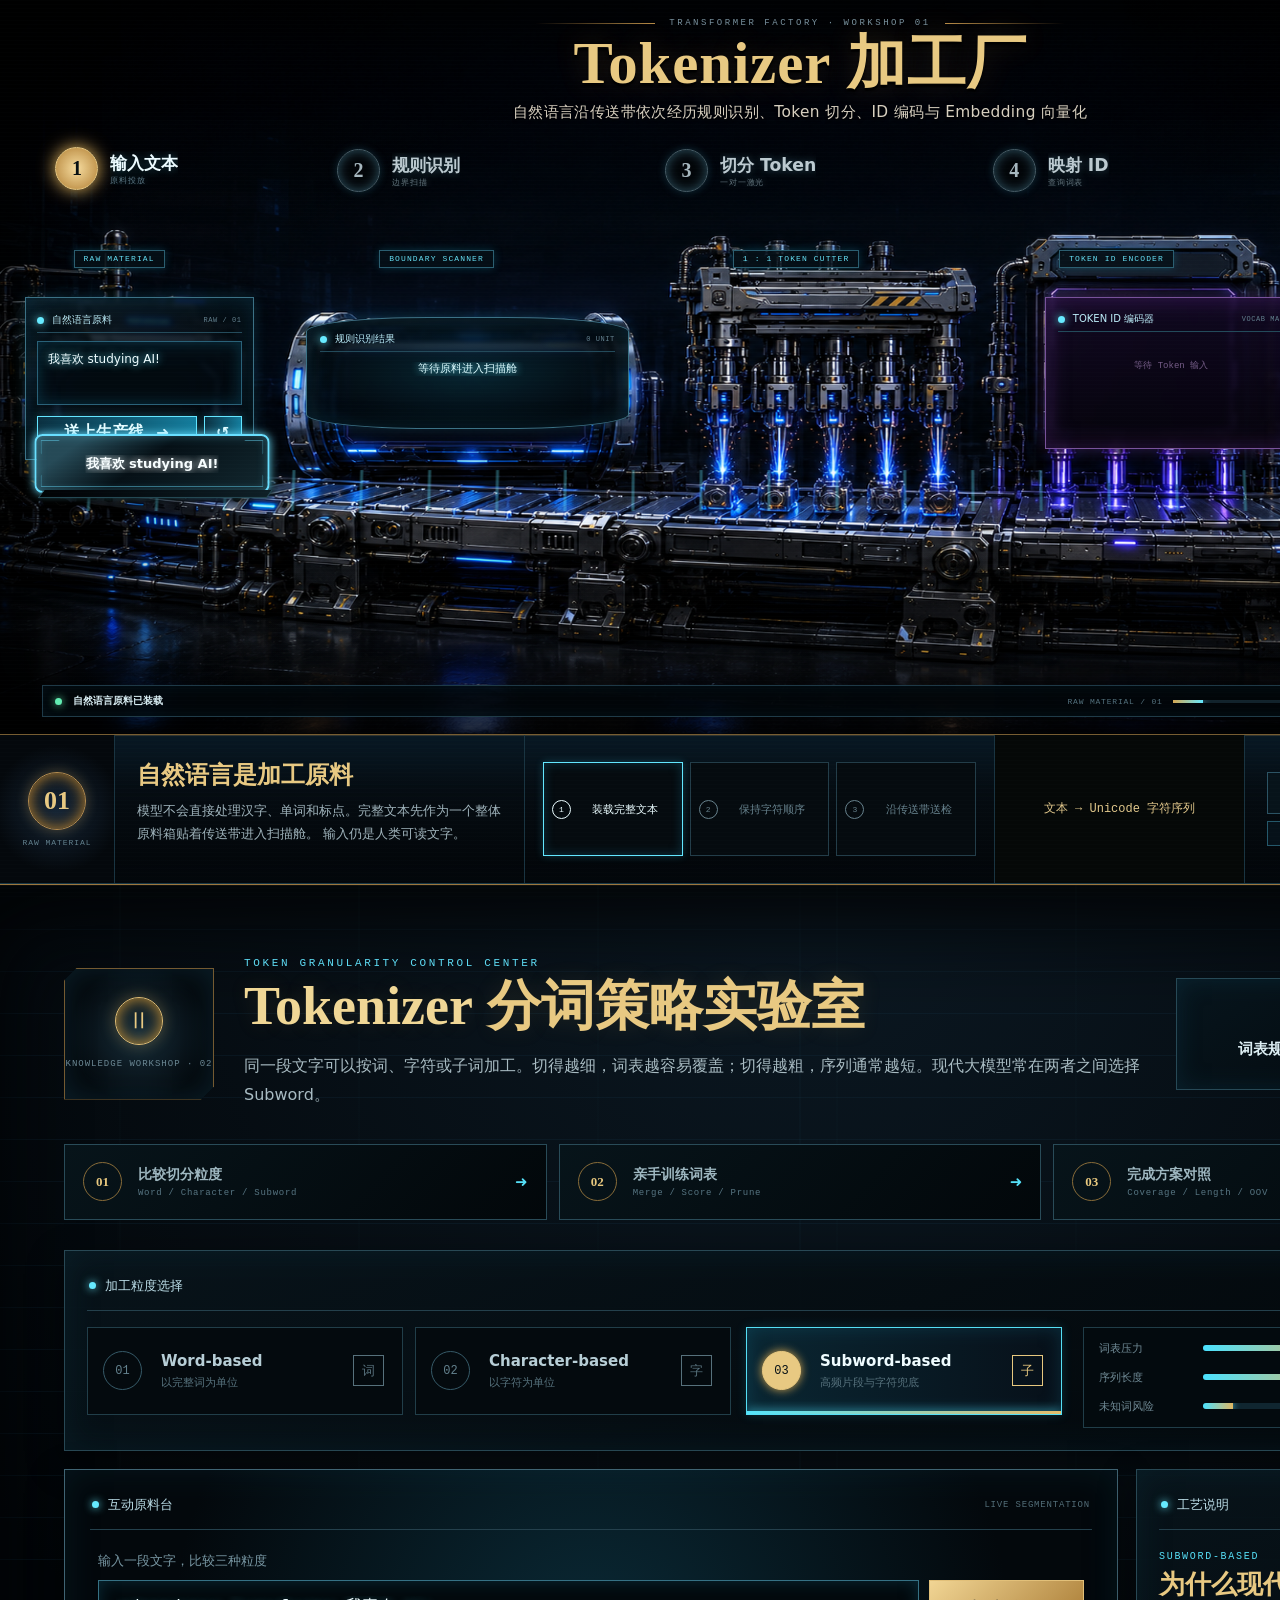
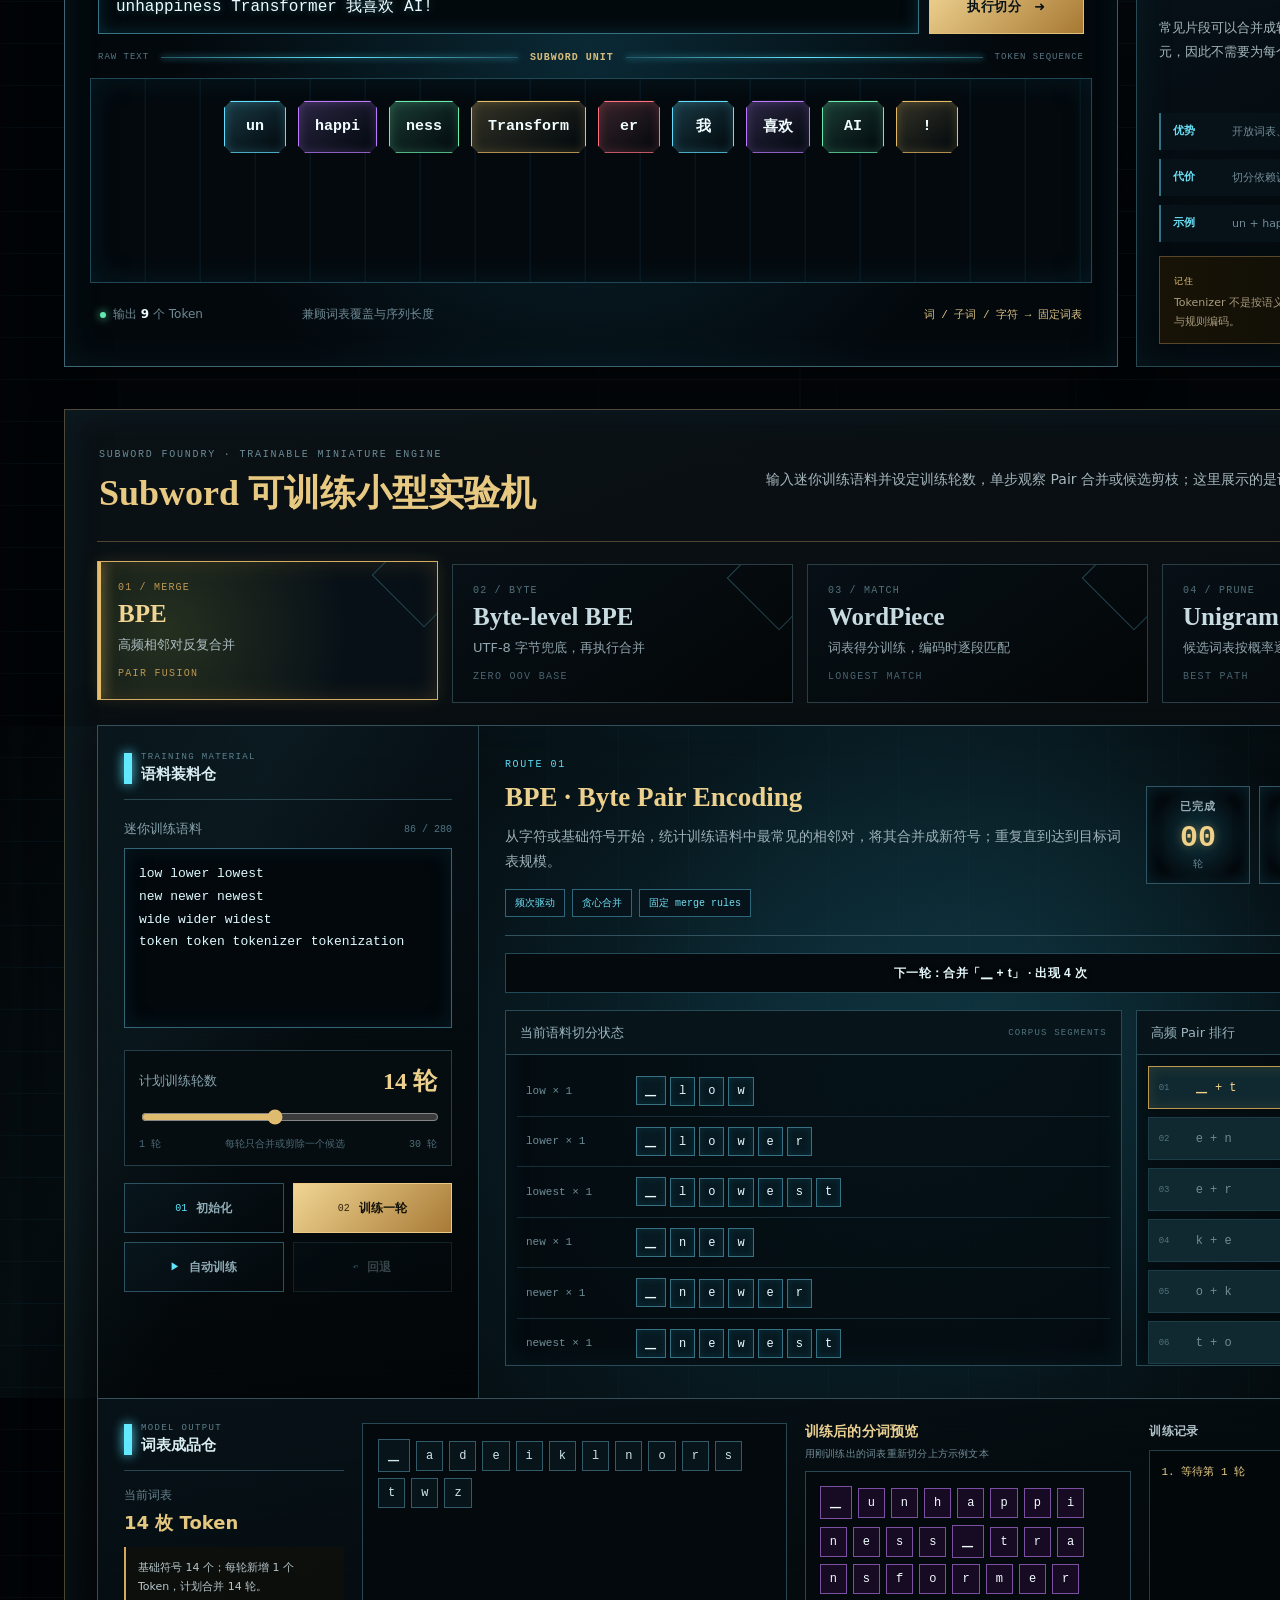
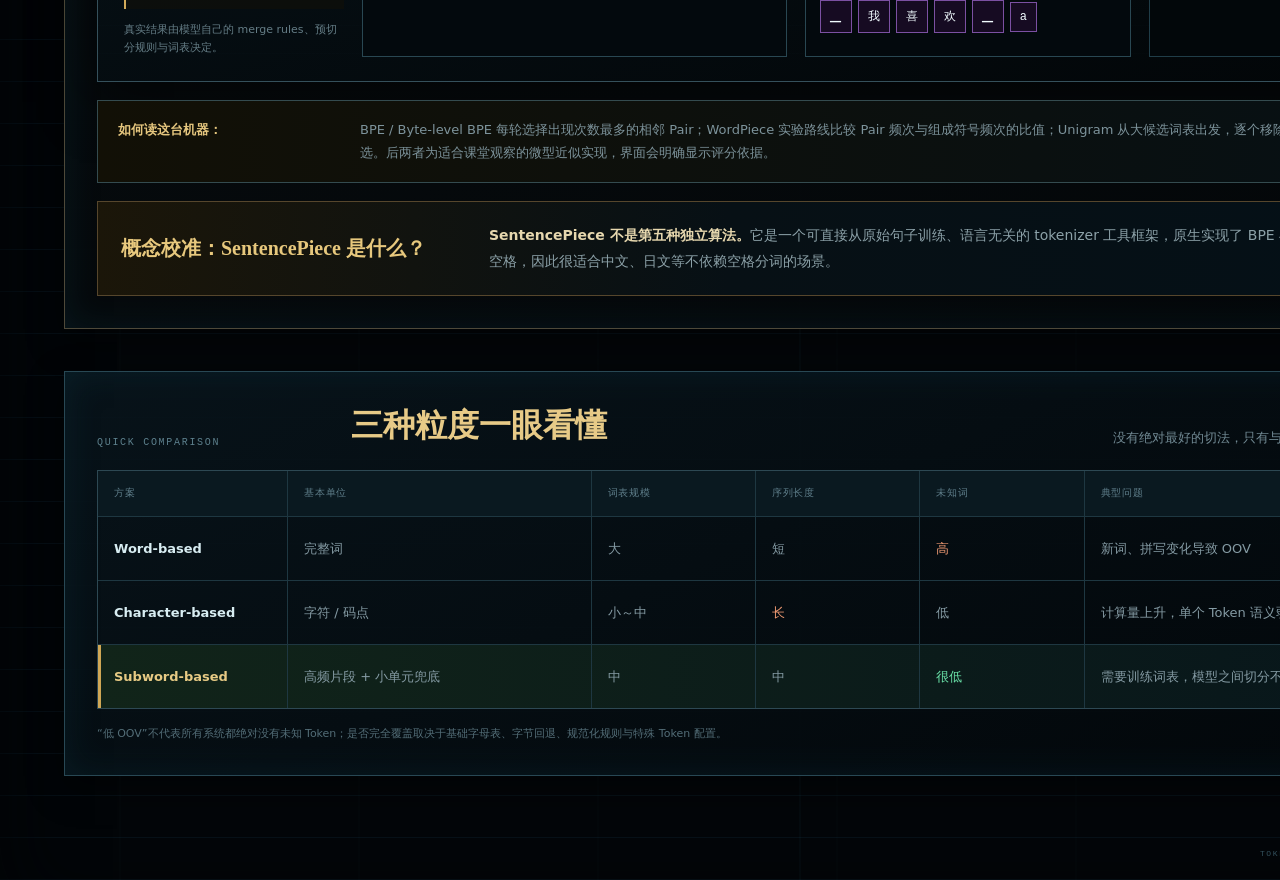
<file: index.html>
<!doctype html>
<html lang="zh-CN">
<head>
  <meta charset="utf-8">
  <meta name="viewport" content="width=device-width,initial-scale=1">
  <meta name="theme-color" content="#020407">
  <meta name="description" content="用暗黑机械加工厂动态展示 Tokenizer 与 Embedding 完整流程，互动比较分词算法、静态词向量、位置编码与上下文向量。">
  <title>LLM 原理加工厂｜Tokenizer 与 Embedding 动态教学</title>
  <link rel="stylesheet" href="cinematic-belt.css">
</head>
<body>
  <canvas id="particleCanvas" aria-hidden="true"></canvas>
  <div class="scanlines" aria-hidden="true"></div>

  <main class="workshop-page">
    <section class="factory-stage" id="factoryStage" data-stage="0" data-running="false" aria-label="Tokenizer 动态加工厂">
      <div class="factory-backdrop" aria-hidden="true"></div>
      <div class="factory-vignette" aria-hidden="true"></div>

      <header class="factory-title">
        <div class="title-rule"><i></i><span>TRANSFORMER FACTORY · WORKSHOP 01</span><i></i></div>
        <h1><em>Tokenizer</em> 加工厂</h1>
        <p>自然语言沿传送带依次经历规则识别、Token 切分、ID 编码与 Embedding 向量化</p>
      </header>

      <nav class="station-nav" aria-label="Tokenizer 五个加工工位">
        <button class="active" data-go="0"><b>1</b><span>输入文本<small>原料投放</small></span></button>
        <button data-go="1"><b>2</b><span>规则识别<small>边界扫描</small></span></button>
        <button data-go="2"><b>3</b><span>切分 Token<small>一对一激光</small></span></button>
        <button data-go="3"><b>4</b><span>映射 ID<small>查询词表</small></span></button>
        <button class="embedding-station" data-go="4" data-workshop-page="embedding.html"><b>5</b><span>送入 Embedding<small>切换向量车间</small></span></button>
      </nav>

      <div class="machine-labels" aria-hidden="true">
        <span class="label-intake">RAW MATERIAL</span>
        <span class="label-scanner">BOUNDARY SCANNER</span>
        <span class="label-cutter">1 : 1 TOKEN CUTTER</span>
        <span class="label-encoder">TOKEN ID ENCODER</span>
        <span class="label-embedding">EMBEDDING CORE</span>
      </div>

      <aside class="material-console">
        <div class="console-heading"><i></i><span>自然语言原料</span><b>RAW / 01</b></div>
        <textarea id="sourceText" maxlength="160" aria-label="自然语言加工原料">我喜欢 studying AI!</textarea>
        <div class="console-actions">
          <button id="startProcess"><span>送上生产线</span><b>➜</b></button>
          <button id="resetProcess" title="重置加工厂">↺</button>
        </div>
        <p id="tokenPreview">预计切分：我 / 喜欢 / studying / AI / !</p>
      </aside>

      <section class="scanner-readout process-panel">
        <div class="panel-head"><i></i><span>规则识别结果</span><b id="scanCounter">0 UNIT</b></div>
        <p id="scannedText">等待原料进入扫描舱</p>
        <div class="detected-types" id="detectedTypes"></div>
        <div class="scanner-sweep" aria-hidden="true"></div>
      </section>

      <section class="encoder-readout process-panel">
        <div class="panel-head"><i></i><span>TOKEN ID 编码器</span><b>VOCAB MAP</b></div>
        <div class="encoder-rows" id="encoderRows"><p>等待 Token 输入</p></div>
      </section>

      <section class="embedding-readout process-panel">
        <div class="panel-head"><i></i><span>Embedding 向量化</span><b>DENSE VECTOR</b></div>
        <p id="embeddingInput">输入 ID：—</p>
        <div class="vector-bars" id="vectorBars"></div>
      </section>

      <button class="embedding-gateway" id="embeddingGateway" type="button" aria-label="进入 Embedding 向量车间">
        <i class="gateway-reactor" aria-hidden="true"><b></b><b></b><b></b></i>
        <span><small>NEXT WORKSHOP · 02</small><strong>开启 Embedding 向量舱</strong><em>进入三维语义空间</em></span>
        <b class="gateway-arrow" aria-hidden="true">→</b>
      </button>

      <div class="laser-overlay" id="laserOverlay" aria-hidden="true"></div>
      <div class="belt-energy" aria-hidden="true"><i></i><i></i><i></i></div>
      <div class="cargo-layer" id="cargoLayer" aria-live="polite"></div>

      <div class="runtime-status">
        <i></i>
        <strong id="statusText">自然语言原料已装载</strong>
        <span id="statusCode">RAW MATERIAL / 01</span>
        <div class="progress-track"><b id="progressBar"></b></div>
      </div>
    </section>

    <section class="lesson-dock" id="lessonDock">
      <div class="lesson-index"><b id="lessonNumber">01</b><span id="lessonKicker">RAW MATERIAL</span></div>
      <div class="lesson-copy">
        <h2 id="lessonTitle">自然语言是加工原料</h2>
        <p id="lessonDescription">模型不会直接处理汉字、单词和标点。第一步只是把完整文本放上生产线，文本还没有被切成 Token。</p>
      </div>
      <ol class="micro-steps" id="microSteps"></ol>
      <code id="lessonFormula">文本 → Unicode 字符序列</code>
      <div class="lesson-controls">
        <button id="prevStage" title="上一个工位">‹</button>
        <button id="autoDemo">▶ 自动演示</button>
        <button id="nextStage" title="下一个工位">›</button>
        <a class="lesson-deep-link" id="lessonDeepLink" href="#tokenizerLab">深入分词策略 ↓</a>
      </div>
    </section>

    <section class="tokenizer-lab" id="tokenizerLab" aria-labelledby="labTitle">
      <header class="lab-hero">
        <div class="lab-badge"><i></i><span>KNOWLEDGE WORKSHOP · 02</span></div>
        <div>
          <p class="lab-eyebrow">TOKEN GRANULARITY CONTROL CENTER</p>
          <h2 id="labTitle"><em>Tokenizer</em> 分词策略实验室</h2>
          <p>同一段文字可以按词、字符或子词加工。切得越细，词表越容易覆盖；切得越粗，序列通常越短。现代大模型常在两者之间选择 Subword。</p>
        </div>
        <div class="lab-principle">
          <b>核心权衡</b>
          <span>词表规模</span><i>↔</i><span>序列长度</span><i>↔</i><span>未知词</span>
        </div>
        <nav class="lab-journey" aria-label="分词策略实验室学习路线">
          <a href="#granularityDeck"><b>01</b><span>比较切分粒度<small>Word / Character / Subword</small></span><i>➜</i></a>
          <a href="#subwordTrainer"><b>02</b><span>亲手训练词表<small>Merge / Score / Prune</small></span><i>➜</i></a>
          <a href="#matrixTitle"><b>03</b><span>完成方案对照<small>Coverage / Length / OOV</small></span><i>✓</i></a>
        </nav>
      </header>

      <div class="granularity-deck" id="granularityDeck">
        <aside class="granularity-switcher" aria-label="三类 Tokenizer 粒度">
          <div class="deck-head"><i></i><span>加工粒度选择</span><b>MODE / 03</b></div>
          <div class="mode-tabs" role="tablist" aria-label="Tokenizer 粒度模式">
            <button class="mode-tab" role="tab" aria-selected="false" data-mode="word">
              <b>01</b><span><strong>Word-based</strong><small>以完整词为单位</small></span><i>词</i>
            </button>
            <button class="mode-tab" role="tab" aria-selected="false" data-mode="character">
              <b>02</b><span><strong>Character-based</strong><small>以字符为单位</small></span><i>字</i>
            </button>
            <button class="mode-tab active" role="tab" aria-selected="true" data-mode="subword">
              <b>03</b><span><strong>Subword-based</strong><small>高频片段与字符兜底</small></span><i>子</i>
            </button>
          </div>
          <div class="mode-gauges" aria-label="当前模式特征">
            <label><span>词表压力</span><b><i id="vocabGauge"></i></b><em id="vocabValue">中</em></label>
            <label><span>序列长度</span><b><i id="sequenceGauge"></i></b><em id="sequenceValue">中</em></label>
            <label><span>未知词风险</span><b><i id="unknownGauge"></i></b><em id="unknownValue">低</em></label>
          </div>
        </aside>

        <section class="segmentation-console" aria-label="互动切分控制台">
          <div class="deck-head"><i></i><span>互动原料台</span><b>LIVE SEGMENTATION</b></div>
          <div class="lab-input-row">
            <label for="labText">输入一段文字，比较三种粒度</label>
            <div><input id="labText" maxlength="96" value="unhappiness Transformer 我喜欢 AI!" spellcheck="false"><button id="runLab">执行切分 <span>➜</span></button></div>
          </div>
          <div class="console-route" aria-hidden="true"><span>RAW TEXT</span><i></i><b id="routeMode">SUBWORD UNIT</b><i></i><span>TOKEN SEQUENCE</span></div>
          <div class="lab-output" id="labOutput" aria-live="polite"></div>
          <footer class="output-summary">
            <span><i></i>输出 <b id="labTokenCount">0</b> 个 Token</span>
            <span id="labModeSummary">兼顾词表覆盖与序列长度</span>
            <code id="labFormula">词 / 子词 / 字符 → 固定词表</code>
          </footer>
        </section>

        <aside class="concept-terminal" aria-live="polite">
          <div class="deck-head"><i></i><span>工艺说明</span><b>WHY / TRADE-OFF</b></div>
          <p class="concept-kicker" id="conceptKicker">SUBWORD-BASED</p>
          <h3 id="conceptTitle">为什么现代 LLM 常用子词？</h3>
          <p id="conceptDescription">常见片段可以合并成较长 Token，罕见词又能退回到更小单元，因此不需要为每个完整词都准备词表项。</p>
          <ul id="conceptPoints">
            <li><b>优势</b><span>开放词表、长度适中、可复用词根词缀</span></li>
            <li><b>代价</b><span>切分依赖训练语料与具体词表</span></li>
            <li><b>示例</b><span>un + happi + ness</span></li>
          </ul>
          <div class="takeaway"><b>记住</b><p id="conceptTakeaway">Tokenizer 不是按语义“理解”后切词，而是依据已经训练好的词表与规则编码。</p></div>
        </aside>
      </div>

      <section class="subword-foundry" id="subwordTrainer" aria-labelledby="subwordTitle">
        <header class="foundry-title">
          <div><span>SUBWORD FOUNDRY · TRAINABLE MINIATURE ENGINE</span><h3 id="subwordTitle">Subword 可训练小型实验机</h3></div>
          <p>输入迷你训练语料并设定训练轮数，单步观察 Pair 合并或候选剪枝；这里展示的是训练过程，而不只是最终切分结果。</p>
        </header>

        <div class="algorithm-selector" role="tablist" aria-label="四种子词算法">
          <button class="algorithm-card active" role="tab" aria-selected="true" data-algorithm="bpe">
            <span>01 / MERGE</span><b>BPE</b><small>高频相邻对反复合并</small><i>PAIR FUSION</i>
          </button>
          <button class="algorithm-card" role="tab" aria-selected="false" data-algorithm="bytebpe">
            <span>02 / BYTE</span><b>Byte-level BPE</b><small>UTF-8 字节兜底，再执行合并</small><i>ZERO OOV BASE</i>
          </button>
          <button class="algorithm-card" role="tab" aria-selected="false" data-algorithm="wordpiece">
            <span>03 / MATCH</span><b>WordPiece</b><small>词表得分训练，编码时逐段匹配</small><i>LONGEST MATCH</i>
          </button>
          <button class="algorithm-card" role="tab" aria-selected="false" data-algorithm="unigram">
            <span>04 / PRUNE</span><b>Unigram LM</b><small>候选词表按概率逐步剪枝</small><i>BEST PATH</i>
          </button>
        </div>

        <div class="trainer-shell" id="trainerShell">
          <aside class="trainer-control">
            <div class="machine-cap"><i></i><span>TRAINING MATERIAL</span><b>语料装料仓</b></div>
            <label class="corpus-field" for="trainingCorpus">
              <span>迷你训练语料 <em id="corpusCounter">0 / 280</em></span>
              <textarea id="trainingCorpus" maxlength="280" spellcheck="false">low lower lowest
new newer newest
wide wider widest
token token tokenizer tokenization</textarea>
            </label>
            <label class="vocab-control" for="trainingRounds">
              <span>计划训练轮数 <b id="trainingRoundsValue">14 轮</b></span>
              <input id="trainingRounds" type="range" min="1" max="30" value="14" step="1">
              <small><i>1 轮</i><i>每轮只合并或剪除一个候选</i><i>30 轮</i></small>
            </label>
            <div class="trainer-actions">
              <button id="initializeTrainer"><span>01</span>初始化</button>
              <button id="stepTrainer" class="primary"><span>02</span>训练一轮</button>
              <button id="autoTrainer"><span>▶</span>自动训练</button>
              <button id="undoTrainer"><span>↶</span>回退</button>
            </div>
          </aside>

          <section class="trainer-reactor" aria-live="polite">
            <header class="reactor-head">
              <div class="algorithm-identity">
                <span id="algorithmSerial">ROUTE 01</span>
                <h4 id="algorithmName">BPE · Byte Pair Encoding</h4>
                <p id="algorithmDefinition">统计训练语料中最常见的相邻对，每轮把胜出的 Pair 合并为新 Token。</p>
                <div class="algorithm-tags" id="algorithmTags"></div>
              </div>
              <div class="reactor-dials" aria-label="训练状态">
                <span><small>已完成</small><b id="trainerRound">00</b><em>轮</em></span>
                <span><small>当前词表</small><b id="trainerVocabSize">--</b><em>Token</em></span>
                <span><small>剩余动作</small><b id="trainerRemaining">14</b><em>轮</em></span>
              </div>
            </header>
            <div class="reactor-progress"><i id="trainerProgress"></i><span id="trainerStatus">等待装料</span></div>
            <div class="reactor-grid">
              <section class="corpus-viewport">
                <header><span>当前语料切分状态</span><b>CORPUS SEGMENTS</b></header>
                <div id="corpusSegments" class="segment-rows"><p>点击“初始化”，把语料送入训练机。</p></div>
              </section>
              <section class="candidate-rack">
                <header><span id="candidateTitle">高频 Pair 排行</span><b id="candidateMetric">FREQUENCY</b></header>
                <div id="candidateList" class="candidate-list"><p>尚无统计数据</p></div>
              </section>
            </div>
            <div class="round-event" id="roundEvent" hidden></div>
          </section>

          <aside class="vocab-chamber">
            <div class="machine-cap"><i></i><span>MODEL OUTPUT</span><b>词表成品仓</b></div>
            <div class="vocab-summary"><span>当前词表</span><b id="vocabSummary">0 枚 Token</b></div>
            <p class="trainer-hint" id="trainerHint">初始化后，这里会说明基础符号和计划执行的动作。</p>
            <div class="vocab-grid" id="learnedVocab"><p>等待训练</p></div>
            <div class="learned-preview">
              <span><b>训练后的分词预览</b><small>用刚训练出的词表重新切分上方示例文本</small></span>
              <div id="trainedPreview"><p>初始化后，这里会展示训练结果如何改变分词。</p></div>
            </div>
            <div class="training-log">
              <span>训练记录</span>
              <ol id="trainingLog"><li>等待第 1 轮</li></ol>
            </div>
            <p class="algorithm-caution" id="algorithmCaution">这是小语料教学机；真实训练会使用大规模语料、规范化规则与更完整的目标函数。</p>
          </aside>
        </div>

        <p class="trainer-method-note"><b>如何读这台机器：</b><span>BPE / Byte-level BPE 每轮选择出现次数最多的相邻 Pair；WordPiece 实验路线比较 Pair 频次与组成符号频次的比值；Unigram 从大候选词表出发，逐个移除使语料负对数似然上升最少的候选。后两者为适合课堂观察的微型近似实现，界面会明确显示评分依据。</span></p>

        <div class="sentencepiece-note">
          <b>概念校准：SentencePiece 是什么？</b>
          <p><strong>SentencePiece 不是第五种独立算法。</strong>它是一个可直接从原始句子训练、语言无关的 tokenizer 工具框架，原生实现了 BPE 与 Unigram；常用 <code>▁</code> 显式表示空格，因此很适合中文、日文等不依赖空格分词的场景。</p>
        </div>
      </section>

      <section class="strategy-matrix" aria-labelledby="matrixTitle">
        <header><span>QUICK COMPARISON</span><h3 id="matrixTitle">三种粒度一眼看懂</h3><p>没有绝对最好的切法，只有与语料、语言和模型目标更匹配的方案。</p></header>
        <div class="matrix-grid" role="table" aria-label="Tokenizer 粒度对比">
          <div class="matrix-row matrix-head" role="row"><b>方案</b><b>基本单位</b><b>词表规模</b><b>序列长度</b><b>未知词</b><b>典型问题</b></div>
          <div class="matrix-row" role="row"><strong>Word-based</strong><span>完整词</span><span>大</span><span>短</span><span class="warn">高</span><span>新词、拼写变化导致 OOV</span></div>
          <div class="matrix-row" role="row"><strong>Character-based</strong><span>字符 / 码点</span><span>小～中</span><span class="warn">长</span><span>低</span><span>计算量上升，单个 Token 语义弱</span></div>
          <div class="matrix-row featured" role="row"><strong>Subword-based</strong><span>高频片段 + 小单元兜底</span><span>中</span><span>中</span><span class="good">很低</span><span>需要训练词表，模型之间切分不同</span></div>
        </div>
        <p class="matrix-footnote">“低 OOV”不代表所有系统都绝对没有未知 Token；是否完全覆盖取决于基础字母表、字节回退、规范化规则与特殊 Token 配置。</p>
      </section>
    </section>

    <section class="embedding-lab" id="embeddingLab" aria-labelledby="embeddingLabTitle" hidden>
      <header class="embedding-hero">
        <div class="embedding-badge"><i></i><span>TRANSFORMER FACTORY<br>WORKSHOP 03</span></div>
        <div class="embedding-hero-copy">
          <p>VECTOR REPRESENTATION · SEMANTIC SPACE</p>
          <h2 id="embeddingLabTitle"><em>Embedding</em> 向量车间</h2>
          <p>Tokenizer 交付的是离散 ID；Embedding 把它们装配成可计算的连续向量。拖动三维空间、切换编码路线与句子上下文，观察一个 Token 的坐标为什么会固定或移动。</p>
        </div>
        <div class="embedding-principle" aria-label="Embedding 核心过程">
          <span><b>101</b><small>离散 ID</small></span><i>➜</i>
          <span><b>[0.21, −0.34, …]</b><small>稠密向量</small></span><i>➜</i>
          <span><b>●</b><small>语义坐标</small></span>
        </div>
        <nav class="embedding-journey" aria-label="Embedding 学习路线">
          <a href="#encodingRoutes"><b>01</b><span>选择编码路线<small>BASELINE / STATIC / DYNAMIC</small></span><i>➜</i></a>
          <a href="#semanticSpace"><b>02</b><span>进入三维语义空间<small>ROTATE / ZOOM / SELECT</small></span><i>➜</i></a>
          <a href="#embeddingComparison"><b>03</b><span>理解核心差异<small>FIXED VECTOR / CONTEXT VECTOR</small></span><i>✓</i></a>
        </nav>
      </header>

      <section class="embedding-foundry" aria-labelledby="encodingTitle">
        <header class="embedding-foundry-title">
          <div><span>ENCODING ROUTES · INTERACTIVE VECTOR ENGINE</span><h3 id="encodingTitle">从 Token ID 到三维语义坐标</h3></div>
          <p>高维向量无法直接看见，车间将其投影到三维空间；点越近表示当前编码方式认为它们越相似。</p>
        </header>

        <div class="encoding-routes" id="encodingRoutes" role="tablist" aria-label="六种向量表示方式">
          <button class="encoding-route active" role="tab" aria-selected="true" data-embedding-method="onehot">
            <span>01 / BASELINE</span><b>One-hot</b><small>只有身份，没有语义距离</small><i>SPARSE CODE</i>
          </button>
          <button class="encoding-route" role="tab" aria-selected="false" data-embedding-method="token">
            <span>02 / LOOKUP</span><b>Token Embedding</b><small>ID 查询可训练向量表</small><i>DENSE LOOKUP</i>
          </button>
          <button class="encoding-route" role="tab" aria-selected="false" data-embedding-method="word2vec">
            <span>03 / PREDICT</span><b>Word2Vec</b><small>用局部上下文学习静态词向量</small><i>CBOW / SKIP-GRAM</i>
          </button>
          <button class="encoding-route" role="tab" aria-selected="false" data-embedding-method="glove">
            <span>04 / COUNT</span><b>GloVe</b><small>用全局共现统计学习静态向量</small><i>CO-OCCURRENCE</i>
          </button>
          <button class="encoding-route" role="tab" aria-selected="false" data-embedding-method="position">
            <span>05 / ORDER</span><b>位置编码</b><small>给相同 Token 注入顺序信息</small><i>POSITION SIGNAL</i>
          </button>
          <button class="encoding-route" role="tab" aria-selected="false" data-embedding-method="contextual">
            <span>06 / CONTEXT</span><b>上下文 Embedding</b><small>同一个词随句子动态改变</small><i>TRANSFORMER OUTPUT</i>
          </button>
        </div>

        <div class="embedding-machine-shell" id="embeddingMachine">
          <aside class="embedding-control-console">
            <div class="vector-machine-cap"><i></i><span>CONTEXT MATERIAL</span><b>语境装料台</b></div>
            <p class="control-intro">两句话都包含“苹果”。切换语境后，观察当前路线是否会改变它的向量坐标。</p>
            <div class="context-switch" role="group" aria-label="选择苹果所在的句子">
              <button class="active" data-embedding-context="fruit" aria-pressed="true"><span>语境 A</span><b>我喜欢吃 <em>苹果</em></b><small>水果 / 食物</small></button>
              <button data-embedding-context="tech" aria-pressed="false"><span>语境 B</span><b><em>苹果</em> 发布了新手机</b><small>品牌 / 科技公司</small></button>
            </div>
            <label class="position-control" for="tokenPosition">
              <span>Token 所在位置 <b id="tokenPositionValue">位置 3</b></span>
              <input id="tokenPosition" type="range" min="1" max="8" value="3" step="1">
              <small>只在“位置编码”路线中明显改变坐标</small>
            </label>
            <div class="context-actions">
              <button id="animateContext"><span>▶</span>播放语境切换</button>
              <button id="resetEmbedding"><span>↺</span>恢复实验</button>
            </div>
            <div class="encoding-verdict" id="encodingVerdict" aria-live="polite">
              <span>当前观察</span>
              <b>One-hot 只标记“它是谁”</b>
              <p>所有词彼此正交，本身没有“水果更接近香蕉”这样的语义结构。</p>
            </div>
          </aside>

          <section class="semantic-reactor" id="semanticSpace" aria-labelledby="semanticSpaceTitle">
            <header class="semantic-reactor-head">
              <div>
                <span id="embeddingMethodSerial">ROUTE 01 · SPARSE BASELINE</span>
                <h4 id="semanticSpaceTitle">One-hot · 身份编码基线</h4>
                <p id="embeddingMethodDefinition">词表中的每个 Token 占据一个独立维度。三维图只是高维稀疏向量的教学投影，不代表学到了语义。</p>
              </div>
              <div class="vector-readouts" aria-label="当前向量状态">
                <span><small>向量类型</small><b id="vectorType">稀疏</b></span>
                <span><small>是否训练</small><b id="vectorTraining">不需要</b></span>
                <span><small>随语境变化</small><b id="vectorDynamic">否</b></span>
              </div>
            </header>

            <div class="vector-assembly-line" aria-label="当前编码路线的四个处理步骤">
              <div class="active"><span>01</span><b id="assemblyStep1">Token 输入</b><small id="assemblyDetail1">苹果</small></div><i>➜</i>
              <div><span>02</span><b id="assemblyStep2">查询词表</b><small id="assemblyDetail2">vocab[苹果]</small></div><i>➜</i>
              <div><span>03</span><b id="assemblyStep3">生成稀疏码</b><small id="assemblyDetail3">只有一位为 1</small></div><i>➜</i>
              <div><span>04</span><b id="assemblyStep4">三维投影</b><small id="assemblyDetail4">仅用于观察</small></div>
            </div>

            <div class="space-viewport" id="spaceViewport">
              <canvas id="embeddingSpaceCanvas" aria-label="可旋转的三维嵌入空间，展示词语之间的距离与上下文变化"></canvas>
              <div class="space-title"><span>SEMANTIC SPACE / 3D PROJECTION</span><b id="spaceModeLabel">ONE-HOT SPACE</b></div>
              <div class="space-axis-key" aria-hidden="true"><span><i class="axis-x"></i>维度 X</span><span><i class="axis-y"></i>维度 Y</span><span><i class="axis-z"></i>维度 Z</span></div>
              <div class="cluster-legend" aria-label="语义簇图例"><span><i class="fruit"></i>水果</span><span><i class="tech"></i>科技</span><span><i class="animal"></i>动物</span><span><i class="language"></i>语言模型</span></div>
              <div class="space-help">拖动旋转 · 滚轮缩放 · 点击词语查看向量</div>
              <div class="space-controls">
                <button id="toggleSpaceRotation" aria-pressed="false"><span>◉</span>自动旋转</button>
                <button id="resetSpaceView"><span>⌖</span>重置视角</button>
              </div>
            </div>

            <div class="selected-vector" id="selectedVector" aria-live="polite">
              <span><small>已选 Token</small><b id="selectedToken">苹果</b><em id="selectedCategory">目标词</em></span>
              <code id="selectedCoordinates">3D 坐标：[0.82, 0.34, −0.18]</code>
              <p id="selectedExplanation">点击空间中的任意词语，可以查看它在当前编码路线下的坐标和邻近词。</p>
            </div>
          </section>

          <aside class="embedding-output-chamber">
            <div class="vector-machine-cap"><i></i><span>VECTOR OUTPUT</span><b>向量成品仓</b></div>
            <div class="dense-vector-output">
              <span>高维向量片段 <small id="vectorDimension">1 × 16 维示意</small></span>
              <div id="denseVectorCells" aria-label="当前 Token 的向量数值"></div>
            </div>
            <div class="neighbor-rack">
              <span>最近邻居 <small>COSINE SIMILARITY</small></span>
              <ol id="nearestNeighbors"></ol>
            </div>
            <div class="distance-explainer">
              <b>距离代表什么？</b>
              <p id="distanceExplanation">One-hot 中不同词的余弦相似度通常为 0；位置远近并不携带训练得到的语义。</p>
              <code id="embeddingFormula">one_hot(token_id) ∈ {0,1}<sup>|V|</sup></code>
            </div>
            <div class="vector-takeaway">
              <span>一句话记忆</span>
              <p id="embeddingTakeaway">One-hot 是词表身份牌，不是语义地图。</p>
            </div>
          </aside>
        </div>
      </section>

      <section class="embedding-comparison" id="embeddingComparison" aria-labelledby="embeddingComparisonTitle">
        <header><span>CORE DIFFERENCE</span><h3 id="embeddingComparisonTitle">六种表示方式应该怎样区分？</h3><p>先看向量是否包含语义，再看同一 Token 会不会随位置或上下文改变。</p></header>
        <div class="embedding-matrix" role="table" aria-label="六种向量表示方式对比">
          <div class="embedding-matrix-row matrix-heading" role="row"><b>表示方式</b><b>主要输入</b><b>向量特征</b><b>同词不同句</b><b>主要学习信号</b><b>最适合观察什么</b></div>
          <div class="embedding-matrix-row" role="row"><strong>One-hot</strong><span>Token ID</span><span>高维、稀疏、正交</span><span>完全相同</span><span>不训练</span><span>身份与语义为什么不同</span></div>
          <div class="embedding-matrix-row" role="row"><strong>Token Embedding</strong><span>Token ID</span><span>稠密、可训练查表</span><span>进入层前相同</span><span>语言模型损失</span><span>ID 如何变成连续数值</span></div>
          <div class="embedding-matrix-row" role="row"><strong>Word2Vec</strong><span>局部上下文窗口</span><span>静态语义向量</span><span>仍然相同</span><span>预测中心词或邻近词</span><span>局部共现形成语义邻域</span></div>
          <div class="embedding-matrix-row" role="row"><strong>GloVe</strong><span>全局共现矩阵</span><span>静态语义向量</span><span>仍然相同</span><span>共现比率与统计结构</span><span>全局语料统计关系</span></div>
          <div class="embedding-matrix-row" role="row"><strong>位置编码</strong><span>序列位置</span><span>顺序信号</span><span>随位置改变</span><span>固定公式或可学习参数</span><span>Transformer 如何知道先后</span></div>
          <div class="embedding-matrix-row featured" role="row"><strong>上下文 Embedding</strong><span>Token + 整句上下文</span><span>动态语义向量</span><span class="dynamic">明显不同</span><span>Transformer 多层注意力</span><span>一词多义与当前语义</span></div>
        </div>
        <p class="embedding-footnote"><b>注意：</b>页面中的三维坐标是高维向量的教学投影，用来观察相对距离和变化趋势；真实模型常使用数百到数千维，降维后会丢失一部分信息。</p>
      </section>
    </section>
  </main>

  <script src="cinematic-belt.js"></script>
</body>
</html>
</file>
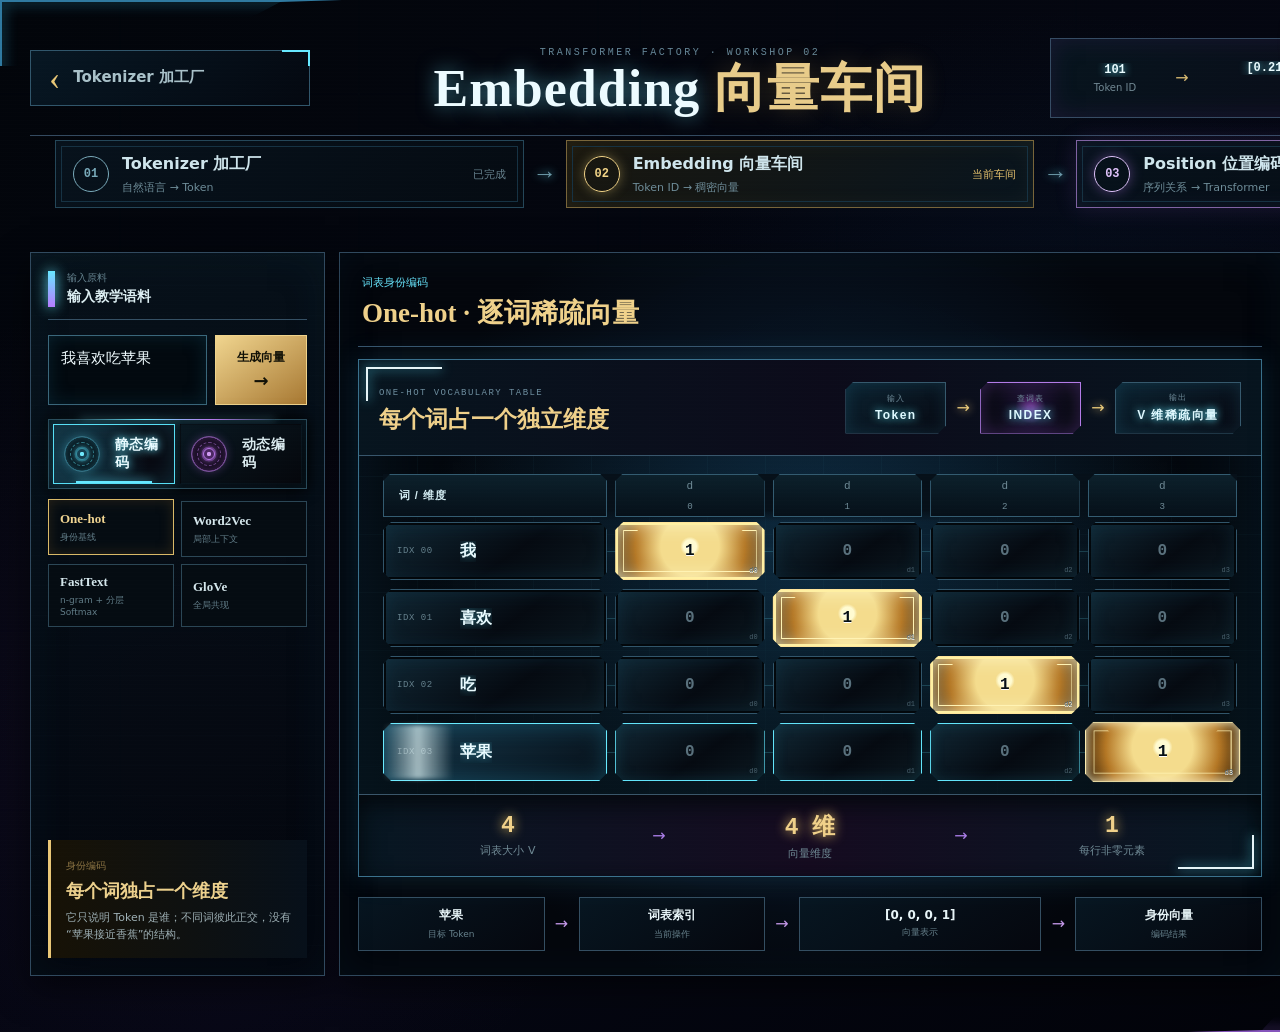
<file: embedding.html>
<!doctype html>
<html lang="zh-CN">
<head>
  <meta charset="utf-8">
  <meta name="viewport" content="width=device-width,initial-scale=1">
  <meta name="theme-color" content="#020409">
  <meta name="description" content="在暗黑科幻向量车间中互动比较 One-hot、Word2Vec、FastText、GloVe、ELMo、GPT 与 BERT，并观察绝对、相对、旋转位置编码如何进入 Transformer。">
  <title>Embedding 向量车间｜LLM 原理加工厂</title>
  <link rel="stylesheet" href="embedding-workshop.css?v=20260902-position-ui3">
</head>
<body data-vector-family="static">
  <div class="vector-scanlines" aria-hidden="true"></div>
  <main class="vector-workshop">
    <header class="vector-topbar">
      <a class="back-factory" href="index.html"><span>‹</span><b>Tokenizer 加工厂</b></a>
      <div class="vector-title">
        <span>TRANSFORMER FACTORY · WORKSHOP 02</span>
        <h1><em>Embedding</em> 向量车间</h1>
      </div>
      <div class="vector-route" aria-label="从 Token ID 到语义空间">
        <span><b>101</b><small>Token ID</small></span><i>→</i>
        <span><b>[0.21, −0.34, …]</b><small>稠密向量</small></span><i>→</i>
        <span><b>↗</b><small>语义坐标</small></span>
      </div>
      <a class="position-lab-entry" href="position.html" data-position-link aria-label="进入位置编码工作台"><i></i><b>进入 Position 位置编码舱</b><span>MODULE 03 →</span></a>
    </header>

    <nav class="factory-module-nav" aria-label="LLM 原理加工厂模块导航">
      <a href="index.html"><span>01</span><div><b>Tokenizer 加工厂</b><small>自然语言 → Token</small></div><em>已完成</em></a>
      <i aria-hidden="true">→</i>
      <a class="current" href="#vectorDeck"><span>02</span><div><b>Embedding 向量车间</b><small>Token ID → 稠密向量</small></div><em>当前车间</em></a>
      <i aria-hidden="true">→</i>
      <a class="position-module" href="position.html" data-position-link><span>03</span><div><b>Position 位置编码舱</b><small>序列关系 → Transformer</small></div><em>进入车间</em></a>
    </nav>

    <section class="vector-deck" id="vectorDeck">
      <aside class="vector-control-bay">
        <header><i></i><div><span>输入原料</span><b>输入教学语料</b></div></header>

        <label class="vector-input" for="embeddingText">
          <textarea id="embeddingText" maxlength="96" spellcheck="false">我喜欢吃苹果</textarea>
          <button id="loadEmbeddingInput">生成向量 <span>→</span></button>
        </label>
        <div class="family-switch" role="tablist" aria-label="静态编码与动态编码">
          <button class="active" role="tab" aria-selected="true" aria-label="切换到静态编码" data-vector-family="static">
            <i class="family-core" aria-hidden="true"></i><b>静态编码</b>
          </button>
          <button role="tab" aria-selected="false" aria-label="切换到动态编码" data-vector-family="dynamic">
            <i class="family-core" aria-hidden="true"></i><b>动态编码</b>
          </button>
        </div>

        <div class="method-bank" data-method-family="static">
          <button class="active" data-vector-method="onehot"><b>One-hot</b><span>身份基线</span></button>
          <button data-vector-method="word2vec"><b>Word2Vec</b><span>局部上下文</span></button>
          <button data-vector-method="fasttext"><b>FastText</b><span>n-gram + 分层 Softmax</span></button>
          <button data-vector-method="glove"><b>GloVe</b><span>全局共现</span></button>
        </div>
        <div class="method-bank" data-method-family="dynamic" hidden>
          <button data-vector-method="elmo"><b>ELMo</b><span>双向 LSTM</span></button>
          <button data-vector-method="gpt"><b>GPT</b><span>单向 Transformer</span></button>
          <button data-vector-method="bert"><b>BERT</b><span>双向 Transformer</span></button>
        </div>

        <div class="dynamic-controls" id="dynamicControls" hidden>
          <div class="context-presets" id="contextPresets" hidden>
            <button class="active" data-context="fruit"><span>语境 A</span><b>我喜欢吃苹果</b></button>
            <button data-context="tech"><span>语境 B</span><b>苹果发布了新手机</b></button>
          </div>
        </div>

        <div class="method-conclusion" aria-live="polite">
          <span id="methodBadge">身份编码</span>
          <h2 id="methodTitle">One-hot 不理解语义</h2>
          <p id="methodSummary">它只说明 Token 是谁；不同词彼此正交，没有“苹果接近香蕉”的结构。</p>
        </div>
      </aside>

      <section class="vector-space-bay" aria-labelledby="spaceHeading">
        <header class="space-command">
          <div>
            <span id="spaceFamilyLabel">静态编码空间</span>
            <h2 id="spaceHeading">One-hot · 逐词稀疏向量</h2>
          </div>
          <div class="representation-switch" id="representationSwitch" role="tablist" aria-label="训练机制和语义空间视图" hidden>
            <button class="active" role="tab" aria-selected="true" data-representation-view="process">训练机制</button>
            <button role="tab" aria-selected="false" data-representation-view="space">训练后语义投影</button>
          </div>
          <div class="space-toolbar" id="spaceToolbar">
            <button id="rotateVectorSpace" aria-pressed="false">自动旋转</button>
            <button id="resetVectorView">重置视角</button>
          </div>
        </header>

        <div class="onehot-stage" id="oneHotStage">
          <header>
            <div><span>ONE-HOT VOCABULARY TABLE</span><h3>每个词占一个独立维度</h3></div>
            <div class="onehot-principle" aria-label="One-hot 编码过程">
              <span><small>输入</small><b>Token</b></span><i>→</i>
              <span class="index-reactor"><small>查词表</small><b>INDEX</b></span><i>→</i>
              <span><small>输出</small><b>V 维稀疏向量</b></span>
            </div>
          </header>
          <div class="onehot-machine">
            <div class="onehot-index" id="oneHotIndex"></div>
            <div class="onehot-matrix" id="oneHotMatrix" aria-label="逐词 One-hot 稀疏向量表"></div>
          </div>
          <footer>
            <span><b id="oneHotVocabSize">4</b><small>词表大小 V</small></span>
            <i>→</i><span><b id="oneHotDimension">4 维</b><small>向量维度</small></span>
            <i>→</i><span><b>1</b><small>每行非零元素</small></span>
          </footer>
        </div>

        <div class="method-stage" id="methodStage" hidden>
          <div class="method-stage-note"><b>TRAINING MECHANISM</b><span>这里展示算法怎样产生向量；完成训练后，才能在“语义投影”中观察向量关系。</span></div>
          <div class="method-visualizer" id="methodVisualizer" aria-live="polite"></div>
        </div>

        <div class="octant-stage" id="octantStage" hidden>
          <canvas id="vectorSpaceCanvas" aria-label="以原点为中心、覆盖八个象限的可旋转三维向量空间"></canvas>
          <div class="octant-title"><span>DIMENSION-REDUCED SEMANTIC PROJECTION</span><b>高维词向量降维到三维 · 拖动旋转 · 点击端点</b></div>
          <div class="projection-disclaimer"><b>3D ≠ 原始向量维度</b><span>仅用于观察训练后相对距离与方向</span></div>
          <div class="origin-label">O · 原点</div>
          <div class="axis-endpoints" aria-hidden="true"><span>+X</span><span>−X</span><span>+Y</span><span>−Y</span><span>+Z</span><span>−Z</span></div>
          <div class="vector-legend"><span><i class="selected"></i>当前向量</span><span><i class="related"></i>相关词</span><span><i class="context"></i>另一语境</span></div>
          <div class="space-status" id="spaceStatus">所有端点都由原点 O 发出，线段方向与长度共同构成向量。</div>
        </div>

        <div class="vector-flow" aria-label="当前编码过程">
          <span><b id="flowInput">苹果</b><small>目标 Token</small></span><i>→</i>
          <span><b id="flowOperation">词表索引</b><small>当前操作</small></span><i>→</i>
          <span><b id="flowVector">[0, 0, 1, …]</b><small>向量表示</small></span><i>→</i>
          <span><b id="flowMeaning">身份向量</b><small>编码结果</small></span>
        </div>
      </section>

      <aside class="vector-output-bay">
        <header><i></i><div><span>向量成品</span><b id="outputBayTitle">逐词编码结果</b></div></header>

        <div class="selected-readout">
          <span>当前 Token</span>
          <h2 id="activeVectorToken">苹果</h2>
          <code id="activeVectorCoords">[0, 0, 0, 1]</code>
        </div>

        <div class="vector-magnitude">
          <span>向量长度</span><b id="vectorMagnitude">0.91</b>
          <i><em id="vectorMagnitudeBar"></em></i>
        </div>

        <div class="vector-components">
          <span id="componentLabel">完整 One-hot 向量</span>
          <div id="vectorComponents"></div>
        </div>

        <div class="neighbor-output">
          <span>空间近邻</span>
          <ol id="vectorNeighbors"></ol>
        </div>

        <div class="core-memory">
          <span>记住这一点</span>
          <p id="coreMemory">One-hot 是身份牌，不是语义地图。</p>
        </div>
      </aside>
    </section>

  </main>
  <script src="embedding-workshop.js?v=20260902-position-ui3"></script>
</body>
</html>
</file>
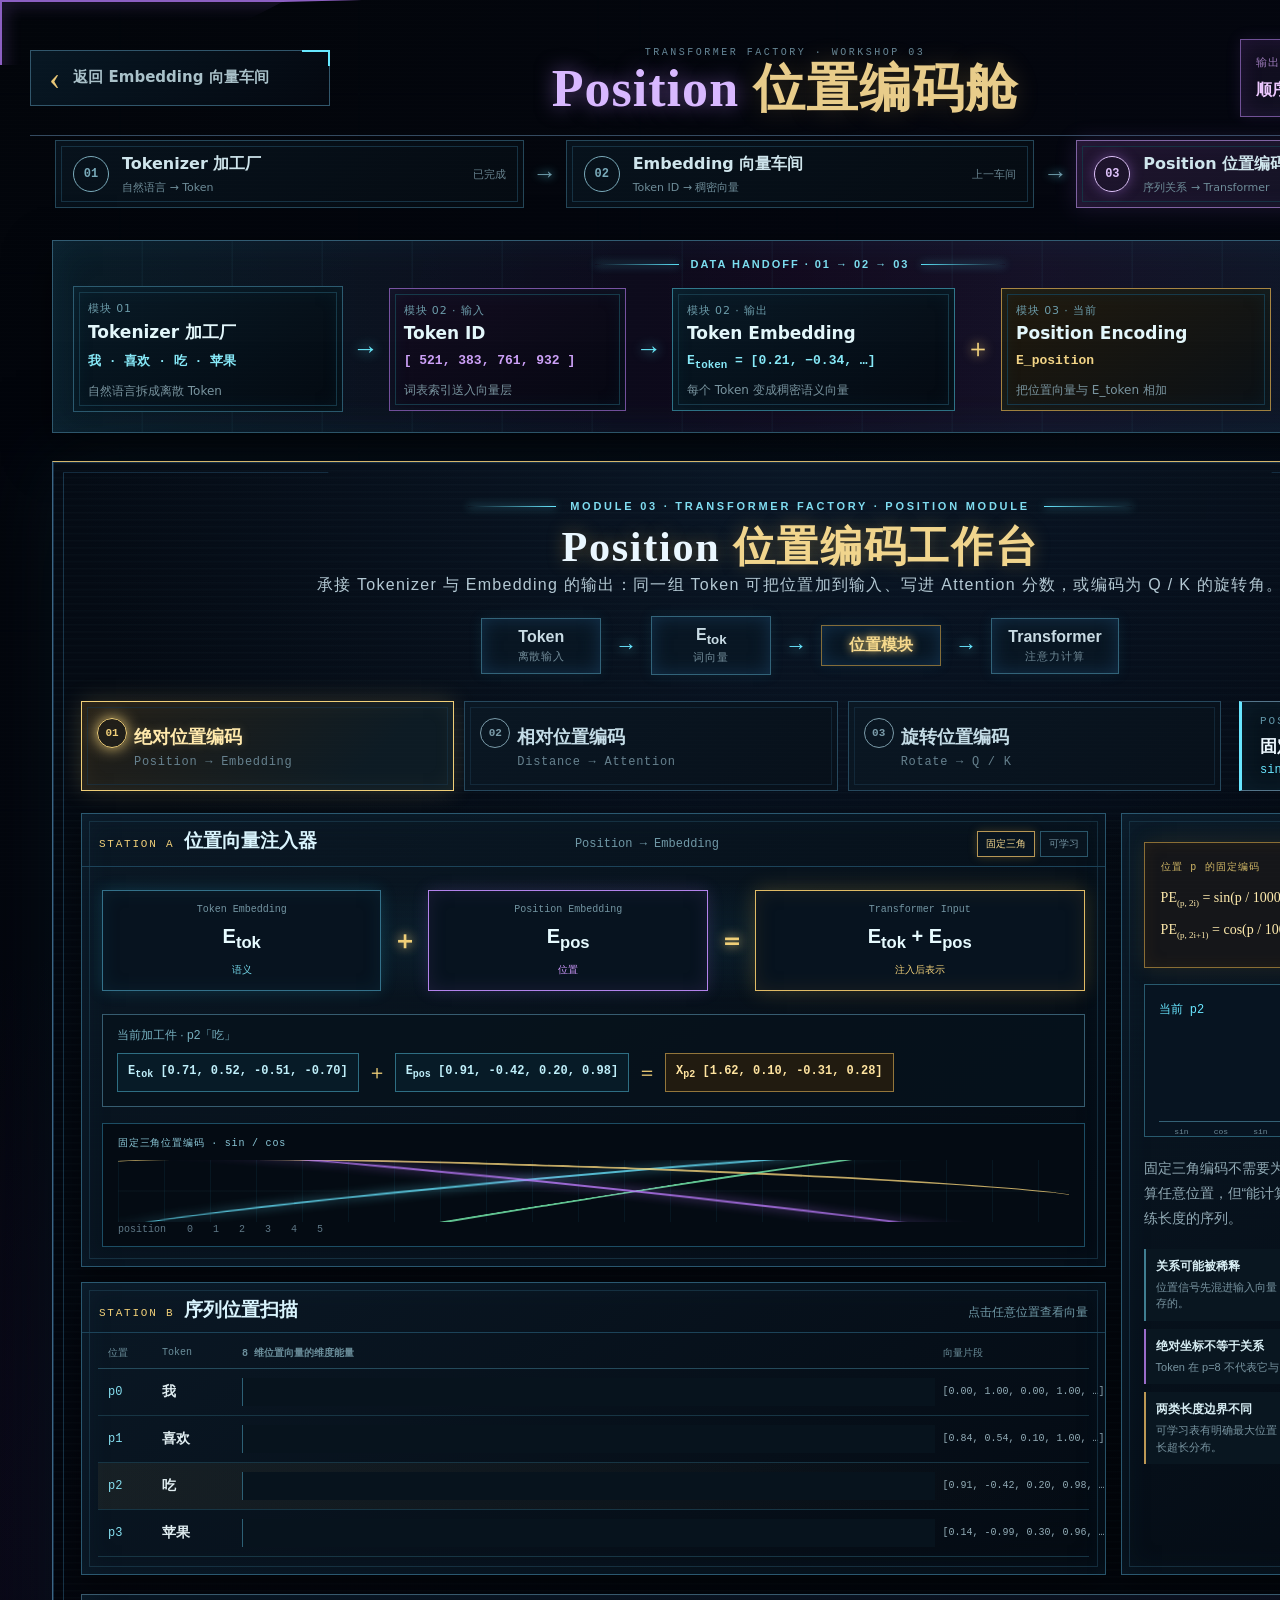
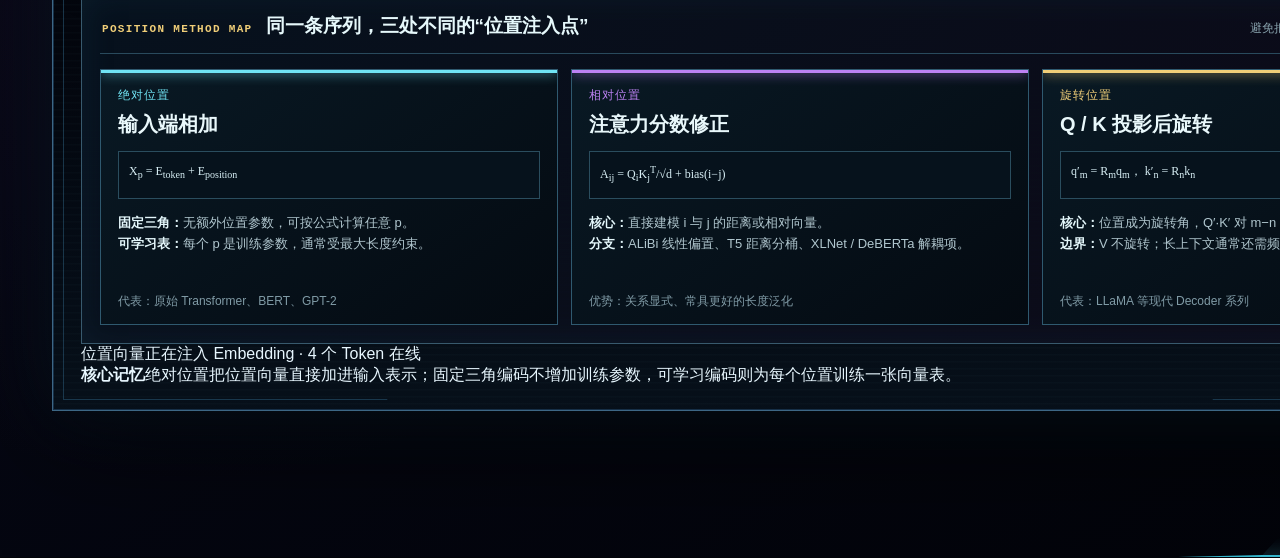
<file: position.html>
<!doctype html>
<html lang="zh-CN">
<head>
  <meta charset="utf-8">
  <meta name="viewport" content="width=device-width,initial-scale=1">
  <meta name="theme-color" content="#020409">
  <meta name="description" content="LLM 原理加工厂第三模块：交互学习绝对位置编码、相对位置编码、ALiBi、T5、DeBERTa 与 RoPE。">
  <title>Position 位置编码舱｜LLM 原理加工厂</title>
  <link rel="stylesheet" href="embedding-workshop.css?v=20260902-position-ui3">
</head>
<body data-position-only>
  <div class="vector-scanlines" aria-hidden="true"></div>
  <main class="position-page">
    <header class="position-page-topbar">
      <a class="back-factory" href="embedding.html" data-embedding-link><span>‹</span><b>返回 Embedding 向量车间</b></a>
      <div class="vector-title">
        <span>TRANSFORMER FACTORY · WORKSHOP 03</span>
        <h1><em>Position</em> 位置编码舱</h1>
      </div>
      <div class="position-page-output" aria-label="位置编码输出">
        <span>输出交接</span><b>顺序关系</b><i>→</i><strong>Transformer Attention</strong>
      </div>
    </header>

    <nav class="factory-module-nav" aria-label="LLM 原理加工厂模块导航">
      <a href="index.html"><span>01</span><div><b>Tokenizer 加工厂</b><small>自然语言 → Token</small></div><em>已完成</em></a>
      <i aria-hidden="true">→</i>
      <a href="embedding.html" data-embedding-link><span>02</span><div><b>Embedding 向量车间</b><small>Token ID → 稠密向量</small></div><em>上一车间</em></a>
      <i aria-hidden="true">→</i>
      <a class="current position-module" href="#positionWorkbench" aria-current="page"><span>03</span><div><b>Position 位置编码舱</b><small>序列关系 → Transformer</small></div><em>当前车间</em></a>
    </nav>

    <section class="module-transfer-corridor" aria-label="从 Tokenizer、Embedding 到位置编码的连续加工通道">
      <div class="transfer-corridor-label"><i></i><span>DATA HANDOFF · 01 → 02 → 03</span><i></i></div>
      <div class="transfer-corridor-main">
        <article class="transfer-station token-station">
          <span>模块 01</span><b>Tokenizer 加工厂</b>
          <strong id="transferTokens">我 · 喜欢 · 吃 · 苹果</strong>
          <em>自然语言拆成离散 Token</em>
        </article>
        <i class="transfer-beam" aria-hidden="true">→</i>
        <article class="transfer-station id-station">
          <span>模块 02 · 输入</span><b>Token ID</b>
          <strong id="transferIds">[ 101, 205, 876, 56 ]</strong>
          <em>词表索引送入向量层</em>
        </article>
        <i class="transfer-beam" aria-hidden="true">→</i>
        <article class="transfer-station vector-station">
          <span>模块 02 · 输出</span><b>Token Embedding</b>
          <strong>E<sub>token</sub> = [0.21, −0.34, …]</strong>
          <em>每个 Token 变成稠密语义向量</em>
        </article>
        <i class="transfer-beam gold" aria-hidden="true">＋</i>
        <article class="transfer-station position-station">
          <span>模块 03 · 当前</span><b>Position Encoding</b>
          <strong id="transferPositionSignal">E<sub>position</sub></strong>
          <em id="transferPositionDetail">把顺序关系送进 Transformer</em>
        </article>
        <i class="transfer-beam" aria-hidden="true">→</i>
        <article class="transfer-station transformer-station">
          <span>下一站</span><b>Transformer</b>
          <strong>Attention</strong>
          <em>理解顺序、距离与上下文关系</em>
        </article>
      </div>
    </section>

    <section class="position-workbench" id="positionWorkbench" aria-labelledby="positionHeading">
      <header class="position-lab-header">
        <div class="position-lab-kicker"><i></i><span>MODULE 03 · TRANSFORMER FACTORY · POSITION MODULE</span><i></i></div>
        <h2 id="positionHeading"><em>Position</em> 位置编码工作台</h2>
        <p>承接 Tokenizer 与 Embedding 的输出：同一组 Token 可把位置加到输入、写进 Attention 分数，或编码为 Q / K 的旋转角。</p>
        <div class="position-lab-route" aria-label="位置编码在 Transformer 中的作用位置">
          <span><b>Token</b><small>离散输入</small></span><i>→</i><span><b>E<sub>tok</sub></b><small>词向量</small></span><i>→</i><strong>位置模块</strong><i>→</i><span><b>Transformer</b><small>注意力计算</small></span>
        </div>
      </header>

      <div class="position-lab-controls">
        <div class="position-mode-tabs" role="tablist" aria-label="选择位置编码类型">
          <button class="active" role="tab" aria-selected="true" data-position-mode="absolute"><span>01</span><b>绝对位置编码</b><small>Position → Embedding</small></button>
          <button role="tab" aria-selected="false" data-position-mode="relative"><span>02</span><b>相对位置编码</b><small>Distance → Attention</small></button>
          <button role="tab" aria-selected="false" data-position-mode="rope"><span>03</span><b>旋转位置编码</b><small>Rotate → Q / K</small></button>
        </div>
        <div class="position-signal-readout"><span>POSITION SIGNAL</span><b id="positionSignalName">固定三角位置向量</b><em id="positionSignalDetail">sin / cos · d<sub>model</sub> = 8</em></div>
      </div>

      <div class="position-lab-body" id="positionLabBody" aria-live="polite"></div>

      <footer class="position-lab-footer">
        <div><i class="status-dot"></i><span id="positionLabStatus">位置编码工作台已就绪</span></div>
        <div class="position-memory"><b>核心记忆</b><span id="positionMemory">绝对位置把位置向量直接加进输入表示；相对位置把距离交给注意力。</span></div>
      </footer>
    </section>
  </main>
  <script src="embedding-workshop.js?v=20260902-position-ui3"></script>
</body>
</html>
</file>
<file: cinematic-belt.css>
@property --edge-angle { syntax: '<angle>'; initial-value: 0deg; inherits: false; }

:root {
  --ink: #020407;
  --panel: #071017e8;
  --cyan: #6beaff;
  --cyan-dim: #24647a;
  --gold: #e8c982;
  --purple: #bc7bff;
  --green: #6df3a9;
  --red: #ff6f7c;
  --stage-width: max(100vw, 1600px);
}

* { box-sizing: border-box; }
html { min-height: 100%; background: var(--ink); scroll-behavior: smooth; }
body {
  min-width: 100%; min-height: 100%; margin: 0; overflow-x: auto;
  color: #dcecf2; background: #020407;
  font-family: Inter, "Microsoft YaHei", "PingFang SC", system-ui, sans-serif;
}
body::-webkit-scrollbar { width: 12px; height: 12px; }
body::-webkit-scrollbar-track { background: #020407; }
body::-webkit-scrollbar-thumb { border: 3px solid #020407; border-radius: 20px; background: linear-gradient(90deg, #163a49, #56dfff, #163a49); }
button, textarea { font: inherit; }
button { cursor: pointer; }

#particleCanvas { position: fixed; inset: 0; z-index: 0; width: 100%; height: 100%; pointer-events: none; }
.scanlines { position: fixed; inset: 0; z-index: 50; pointer-events: none; opacity: .28; mix-blend-mode: screen; background: repeating-linear-gradient(0deg, transparent 0 3px, #c8f5ff09 4px); }
.workshop-page { position: relative; z-index: 1; width: var(--stage-width); min-width: 1600px; transition: transform .36s cubic-bezier(.55,.05,.45,.95), opacity .32s ease, filter .32s ease; }
body.page-shifting-right { overflow: hidden; }
body.page-shifting-right .workshop-page { opacity: 0; filter: blur(8px) brightness(1.6); transform: translateX(-13vw) scale(.98); }
body.page-shifting-right::after { content: ""; position: fixed; inset: 0; z-index: 200; pointer-events: none; background: linear-gradient(100deg, transparent 0 28%, #6de9ff22 38%, #eafcff 49%, #8d6cff88 52%, transparent 66%); transform: translateX(-110%); animation: workshopPortal .42s cubic-bezier(.6,.05,.45,.98) forwards; }

.factory-stage {
  position: relative; width: var(--stage-width); min-width: 1600px; aspect-ratio: 2048 / 940;
  isolation: isolate; overflow: hidden; background: #020407;
}
.factory-backdrop {
  position: absolute; inset: 0; z-index: -4;
  background: url("assets/tokenizer-factory-cinematic-v1.png") center / 100% 100% no-repeat;
}
.factory-backdrop::after {
  content: ""; position: absolute; inset: 0;
  background: linear-gradient(180deg, #0103062b 0 24%, transparent 38% 73%, #0102052b 100%);
}
.factory-vignette {
  position: absolute; inset: 0; z-index: -2; pointer-events: none;
  box-shadow: inset 0 0 100px #000, inset 0 -45px 85px #0008;
  background: radial-gradient(ellipse at 50% 58%, transparent 48%, #0006 100%);
}

.factory-title { position: absolute; z-index: 20; left: 19%; right: 19%; top: 2.4%; text-align: center; }
.title-rule { display: flex; align-items: center; justify-content: center; gap: 14px; color: #78919e; font: 9px/1.2 ui-monospace, Consolas, monospace; letter-spacing: .28em; }
.title-rule i { width: 120px; height: 1px; background: linear-gradient(90deg, transparent, #b88c47); }
.title-rule i:last-child { transform: scaleX(-1); }
.factory-title h1 { margin: .7% 0 0; color: var(--gold); font: 700 clamp(54px, 4.6vw, 88px)/.98 Georgia, "Times New Roman", "Songti SC", serif; letter-spacing: .015em; text-shadow: 0 3px 2px #000, 0 0 28px #c69c4c30; }
.factory-title h1 em { font-style: normal; font-weight: 600; }
.factory-title p { margin: .9% 0 0; color: #d8d0c0; font-size: clamp(15px, 1.2vw, 24px); letter-spacing: .025em; text-shadow: 0 2px 3px #000; }

.station-nav { position: absolute; z-index: 22; left: 2.9%; right: 2.9%; top: 19.2%; display: grid; grid-template-columns: 1fr 1.2fr 1.2fr 1.05fr 1.2fr; gap: 3.4%; }
.station-nav button { min-width: 0; height: 58px; display: flex; align-items: center; gap: 12px; padding: 5px 9px; color: #b6cbd5; border: 0; background: transparent; text-align: left; filter: grayscale(.35); transition: .35s ease; }
.station-nav button b { flex: 0 0 43px; width: 43px; height: 43px; display: grid; place-items: center; border: 1px solid #3d6171; border-radius: 50%; color: #9fb9c4; background: #03070bbd; box-shadow: inset 0 0 12px #1a5368, 0 0 8px #0d83aa55; font: 600 20px Georgia, serif; }
.station-nav button span { overflow: hidden; color: inherit; font-size: clamp(16px, 1.35vw, 27px); font-weight: 800; white-space: nowrap; text-shadow: 0 0 10px #5ee4ff55; }
.station-nav button small { display: block; margin-top: 2px; color: #5b7683; font: 8px/1 ui-monospace, Consolas, monospace; letter-spacing: .11em; }
.station-nav button:hover, .station-nav button.active { color: #ecfbff; filter: none; transform: translateY(-2px); }
.station-nav button.active b { color: #071013; border-color: #e8c982; background: radial-gradient(circle, #f6dc9f, #b07d32); box-shadow: 0 0 17px #e9bb60; }
.station-nav button.done b { color: #d7faff; border-color: #5ce5ff; box-shadow: inset 0 0 13px #1185a9, 0 0 13px #49dfff8a; }

.machine-labels span { position: absolute; z-index: 7; top: 34%; padding: 4px 9px; color: #65dff4; border: 1px solid #2b5e70; background: #061018d4; box-shadow: 0 0 9px #1aa9d743; font: 8px/1 ui-monospace, Consolas, monospace; letter-spacing: .14em; }
.label-intake { left: 4.6%; }.label-scanner { left: 23.7%; }.label-cutter { left: 45.8%; }.label-encoder { left: 66.2%; }.label-embedding { left: 85.8%; }

.material-console, .process-panel { position: absolute; z-index: 9; overflow: hidden; color: #dff8ff; border: 1px solid #3b7185; background: linear-gradient(145deg, #06141dcf, #020609e8); box-shadow: inset 0 0 24px #115d7a53, 0 0 14px #44dfff28; backdrop-filter: blur(2px); }
.material-console { left: 1.55%; top: 40.4%; width: 14.3%; height: 22.3%; padding: 11px; }
.console-heading, .panel-head { height: 24px; display: grid; grid-template-columns: 8px 1fr auto; align-items: center; gap: 7px; border-bottom: 1px solid #234a5a; color: #bdeefa; font-size: 10px; }
.console-heading i, .panel-head i { width: 7px; height: 7px; border-radius: 50%; background: #67ebff; box-shadow: 0 0 9px #67ebff; }
.console-heading b, .panel-head b { color: #63808e; font: 7px ui-monospace, Consolas, monospace; letter-spacing: .08em; }
.material-console textarea { width: 100%; height: 46%; margin-top: 8px; resize: none; outline: 0; padding: 9px 10px; color: #effdff; border: 1px solid #296178; background: #020a0fbd; box-shadow: inset 0 0 16px #0e58757d; font-size: clamp(12px, .9vw, 17px); line-height: 1.45; text-shadow: 0 0 8px #62e5ff; }
.console-actions { display: grid; grid-template-columns: 1fr 38px; gap: 7px; margin-top: 7px; }
.console-actions button { height: 33px; color: #ecfdff; border: 1px solid #63e5ff; background: linear-gradient(90deg, #0b3041, #147d9d); box-shadow: 0 0 10px #48dfff45; font-weight: 800; }
.console-actions button:first-child { display: flex; align-items: center; justify-content: center; gap: 12px; }
.console-actions button:disabled { cursor: wait; opacity: .72; }
.material-console p { margin: 7px 0 0; overflow: hidden; color: #7195a2; font: 7px/1.25 ui-monospace, Consolas, monospace; white-space: nowrap; text-overflow: ellipsis; }

.scanner-readout { left: 19.1%; top: 43.1%; width: 20.2%; height: 15.3%; padding: 10px 13px; border-radius: 38% / 13%; background: radial-gradient(ellipse, #092d3bc9, #02070be8 73%); }
.scanner-readout > p { position: relative; z-index: 2; margin: 10px 4px 7px; overflow: hidden; color: #dcfbff; font-size: clamp(10px, .83vw, 16px); text-align: center; white-space: nowrap; text-overflow: ellipsis; text-shadow: 0 0 9px #5ee7ff; }
.recognized-segment { position: relative; display: inline-block; margin: 0 1px; padding: 0 2px 2px; color: var(--segment-color, #dffbff); font-weight: 900; text-shadow: 0 0 7px currentColor, 0 0 13px currentColor; }
.recognized-segment::after { content: ""; position: absolute; left: 1px; right: 1px; bottom: 0; height: 1px; background: currentColor; box-shadow: 0 0 5px currentColor; opacity: .85; }
.recognized-segment.blue { --segment-color: #63dfff; }.recognized-segment.purple { --segment-color: #c57cff; }.recognized-segment.green { --segment-color: #6df3a6; }.recognized-segment.gold { --segment-color: #efc76d; }.recognized-segment.red { --segment-color: #ff6d78; }.recognized-segment.cyan { --segment-color: #66edf2; }.recognized-segment.violet { --segment-color: #9f87ff; }.recognized-segment.emerald { --segment-color: #62e8bd; }.recognized-segment.amber { --segment-color: #f2aa58; }.recognized-segment.rose { --segment-color: #ff7fb5; }.recognized-segment.azure { --segment-color: #62b2ff; }.recognized-segment.lime { --segment-color: #a9eb60; }
.detected-types { position: relative; z-index: 2; display: flex; justify-content: center; flex-wrap: wrap; gap: 5px; max-height: 53px; overflow: hidden; }
.detected-types span { display: flex; gap: 5px; align-items: center; padding: 3px 6px; color: var(--cyan); border: 1px solid currentColor; border-radius: 3px; background: #061119e8; box-shadow: 0 0 7px currentColor; font-size: 8px; animation: typeReveal .35s both; }
.detected-types span i { opacity: .65; font-style: normal; font-size: 7px; }
.scanner-sweep { position: absolute; z-index: 1; top: 0; bottom: 0; left: -25%; width: 18%; opacity: 0; transform: skewX(-9deg); background: linear-gradient(90deg, transparent, #c6fbffff, transparent); filter: blur(1px); }
.factory-stage.scanning .scanner-sweep { opacity: .9; animation: scannerSweep 1.3s ease-in-out 2; }

.encoder-readout { left: 65.3%; top: 40.4%; width: 15.8%; height: 20.7%; padding: 10px 12px; border-color: #78529a; background: linear-gradient(180deg, #120822dc, #05030ae8); box-shadow: inset 0 0 25px #6b329765, 0 0 15px #9d58d34a; }
.encoder-rows { display: grid; gap: 3px; margin-top: 7px; max-height: calc(100% - 28px); overflow: hidden; }
.encoder-rows > p { margin: 20px 0; color: #745c87; text-align: center; font: 9px ui-monospace, Consolas, monospace; }
.id-row { display: grid; grid-template-columns: minmax(0,1fr) 15px 42px; align-items: center; gap: 2px; min-height: 19px; padding: 2px 5px; color: var(--cyan); border: 1px solid color-mix(in srgb, currentColor 45%, #351f4a); background: #0a0611c4; box-shadow: inset 0 0 7px color-mix(in srgb, currentColor 16%, transparent); animation: rowReveal .35s both; }
.id-row b { overflow: hidden; color: #f3eaff; font-size: 8px; white-space: nowrap; text-overflow: ellipsis; }.id-row i { color: #8feaff; font-style: normal; text-align: center; }.id-row span { color: #eadcff; font: 8px ui-monospace, Consolas, monospace; text-align: right; }

.embedding-readout { left: 84.2%; top: 47%; width: 13%; height: 15%; padding: 9px 10px; border-color: #347896; border-radius: 14px 14px 38% 38% / 10px 10px 12% 12%; background: radial-gradient(circle at 50% 30%, #12379bd1, #05101bda 64%, #02070be8); }
.embedding-readout > p { margin: 8px 0 5px; overflow: hidden; color: #dffbff; font: 7px/1.35 ui-monospace, Consolas, monospace; text-align: center; white-space: nowrap; text-overflow: ellipsis; }
.vector-bars { height: 47px; display: flex; align-items: flex-end; justify-content: center; gap: 3px; opacity: .25; }
.vector-bars i { width: 4px; height: var(--h); background: linear-gradient(#f4ffff, #50e4ff 40%, #7057ff); box-shadow: 0 0 6px #51e2ff; animation: vectorPulse .75s ease-in-out infinite alternate; animation-delay: calc(var(--i) * 35ms); }
.factory-stage.embedding-active .embedding-readout { animation: chamberPulse .75s ease-in-out infinite alternate; }
.factory-stage.embedding-active .vector-bars { opacity: 1; }

.embedding-gateway { position: absolute; z-index: 24; right: 2.2%; top: 64.8%; width: 15.4%; min-width: 246px; height: 68px; display: grid; grid-template-columns: 54px 1fr 31px; align-items: center; gap: 10px; padding: 7px 12px 7px 7px; overflow: hidden; color: #eafcff; border: 1px solid #52dff7; clip-path: polygon(0 0, calc(100% - 17px) 0, 100% 17px, 100% 100%, 17px 100%, 0 calc(100% - 17px)); background: linear-gradient(105deg, #06141ee8, #0b1830ed 54%, #160a28ed); box-shadow: inset 0 0 24px #1b759a4d, 0 0 16px #4de3ff5c; text-align: left; isolation: isolate; transition: transform .25s ease, filter .25s ease, box-shadow .25s ease; }
.embedding-gateway::before { content: ""; position: absolute; inset: 0; z-index: -1; opacity: .7; background: linear-gradient(90deg, transparent 0 35%, #65eaff48 49%, transparent 63%); transform: translateX(-110%); animation: gatewayScan 2.4s ease-in-out infinite; }
.embedding-gateway::after { content: "VECTOR GATE"; position: absolute; right: 11px; top: 4px; color: #846ca0; font: 6px ui-monospace, Consolas, monospace; letter-spacing: .16em; }
.embedding-gateway:hover, .embedding-gateway:focus-visible { filter: brightness(1.35); transform: translateY(-4px) scale(1.02); box-shadow: inset 0 0 30px #3189b466, 0 0 28px #5ce8ff99, 0 0 48px #8d66ff42; }
.factory-stage[data-stage="4"] .embedding-gateway { border-color: #f1d286; box-shadow: inset 0 0 28px #66502966, 0 0 22px #f0c96d8a; animation: gatewayReady 1.1s ease-in-out infinite alternate; }
.gateway-reactor { position: relative; width: 50px; height: 50px; display: grid; place-items: center; border: 1px solid #5ce8ff; border-radius: 50%; background: radial-gradient(circle, #f7ffff 0 5%, #6cecff 7% 14%, #142c54 16% 34%, #070b14 36%); box-shadow: inset 0 0 14px #5ce5ff, 0 0 13px #49dfff; }
.gateway-reactor::before, .gateway-reactor::after, .gateway-reactor b { content: ""; position: absolute; border: 1px solid #6aeaff; border-radius: 50%; }
.gateway-reactor::before { inset: 5px; border-left-color: transparent; animation: reactorOrbit 1.8s linear infinite; }.gateway-reactor::after { inset: 12px; border-right-color: #b77aff; border-bottom-color: transparent; animation: reactorOrbit 1.1s linear infinite reverse; }
.gateway-reactor b:nth-child(1) { width: 5px; height: 5px; top: 5px; left: 22px; background: #fff; box-shadow: 0 0 8px #6aeaff; }.gateway-reactor b:nth-child(2) { width: 4px; height: 4px; right: 7px; bottom: 11px; background: #c985ff; box-shadow: 0 0 8px #c985ff; }.gateway-reactor b:nth-child(3) { width: 3px; height: 3px; left: 8px; bottom: 14px; background: #e8c873; box-shadow: 0 0 8px #e8c873; }
.embedding-gateway > span { min-width: 0; display: grid; gap: 2px; }.embedding-gateway small { color: #6f91a2; font: 7px ui-monospace, Consolas, monospace; letter-spacing: .08em; }.embedding-gateway strong { overflow: hidden; color: #ecfbff; font-size: clamp(12px, .88vw, 17px); white-space: nowrap; text-overflow: ellipsis; text-shadow: 0 0 10px #62e7ff; }.embedding-gateway em { color: #a897c4; font: normal 8px "Microsoft YaHei", sans-serif; }
.gateway-arrow { color: #f2d38b; font: 28px/1 Georgia, serif; text-shadow: 0 0 12px #f0ca71; animation: gatewayArrow .8s ease-in-out infinite alternate; }
.station-nav .embedding-station::after { content: "可进入"; margin-left: auto; padding: 3px 6px; color: #0a1013; background: #efcf82; box-shadow: 0 0 10px #efca73; font: 7px ui-monospace, Consolas, monospace; letter-spacing: .08em; }

.belt-energy { position: absolute; z-index: 3; left: 3.5%; right: 5%; top: 63.6%; height: 7.8%; overflow: hidden; pointer-events: none; transform: perspective(900px) rotateX(4deg); }
.belt-energy::before { content: ""; position: absolute; inset: 6% 0 24%; opacity: .32; background: repeating-linear-gradient(90deg, transparent 0 31px, #61e8ff 32px 34px, transparent 35px 68px); background-size: 68px 100%; animation: beltDeck .55s linear infinite; }
.belt-energy i { position: absolute; top: 12%; width: 90px; height: 3px; opacity: 0; background: linear-gradient(90deg, transparent, #e8fdff, #5ee8ff, transparent); filter: drop-shadow(0 0 5px #4bdfff); }
.factory-stage.belt-running .belt-energy i { opacity: .65; animation: beltEnergy 1.65s linear infinite; }
.belt-energy i:nth-child(2) { animation-delay: -.55s !important; }.belt-energy i:nth-child(3) { animation-delay: -1.1s !important; }

.cargo-layer { position: absolute; inset: 0; z-index: 14; pointer-events: none; }
.cargo {
  --cargo-color: var(--cyan); position: absolute; left: 0; top: 0; width: var(--cargo-width, 78px); height: var(--cargo-height, 49px);
  display: grid; place-items: center; transform: translate(-50%, -100%); transform-origin: 50% 100%;
  color: var(--cargo-color); border: 2px solid currentColor; border-radius: 7px;
  background: linear-gradient(145deg, color-mix(in srgb, currentColor 24%, #111b22) 0 17%, #061016 47%, color-mix(in srgb, currentColor 16%, #020508));
  box-shadow: 0 0 10px currentColor, inset 0 0 11px color-mix(in srgb, currentColor 30%, transparent), 5px 7px 5px #000a;
  will-change: left, top, opacity, transform;
}
.cargo::before { content: ""; position: absolute; inset: 4px; border: 1px solid color-mix(in srgb, currentColor 58%, transparent); clip-path: polygon(0 0, 18px 0, 22px 3px, calc(100% - 22px) 3px, calc(100% - 18px) 0, 100% 0, 100% 13px, calc(100% - 4px) 17px, calc(100% - 4px) calc(100% - 15px), 100% calc(100% - 11px), 100% 100%, 0 100%, 0 calc(100% - 11px), 4px calc(100% - 15px), 4px 17px, 0 13px); opacity: .75; }
.cargo::after { content: ""; position: absolute; left: 7px; right: -5px; bottom: -7px; height: 7px; border: 1px solid color-mix(in srgb, currentColor 40%, #10191e); border-top: 0; transform: skewX(-35deg); transform-origin: top; background: linear-gradient(90deg, #020407, color-mix(in srgb, currentColor 14%, #071017)); filter: brightness(.7); }
.cargo b { position: relative; z-index: 2; max-width: calc(100% - 15px); overflow: hidden; color: #f7feff; font-size: clamp(11px, .85vw, 17px); white-space: nowrap; text-overflow: ellipsis; text-shadow: 0 0 8px currentColor; }
.cargo.raw { --cargo-width: 235px; --cargo-height: 59px; border-radius: 8px; }
.cargo.raw b { font-size: clamp(13px, 1vw, 20px); }
.cargo.raw.recognized-raw { border-color: #8ceeff; box-shadow: 0 0 11px #68e7ff, 0 0 24px #9a68ff55, inset 0 0 13px #45dfff48, 5px 7px 5px #000a; }
.cargo.raw b.recognized-material { display: block; max-width: calc(100% - 17px); overflow: hidden; color: #dffaff; font-size: clamp(12px, .9vw, 18px); white-space: pre; text-overflow: ellipsis; }
.cargo.raw .recognized-segment { margin: 0; padding-inline: 1px; }
.cargo.id { --cargo-width: 61px; --cargo-height: 43px; border-color: #b77aff; background: linear-gradient(145deg, #3b2058, #0d0715); box-shadow: 0 0 11px #a662ff, inset 0 0 10px #9d56ff55, 5px 7px 5px #000a; }
.cargo.riding { animation: cargoRide .34s ease-in-out infinite alternate; }
.cargo.processing { animation: cargoProcess .3s ease-in-out infinite alternate; filter: brightness(1.35); }
.cargo.flip { animation: cargoFlip .46s ease-in-out; }

.cargo.blue { --cargo-color: #69dfff; }.cargo.purple { --cargo-color: #bd7cff; }.cargo.green { --cargo-color: #6bf1a3; }.cargo.gold { --cargo-color: #e8bf63; }.cargo.red { --cargo-color: #ff6c76; }.cargo.cyan { --cargo-color: #6deef5; }.cargo.violet { --cargo-color: #947dff; }.cargo.emerald { --cargo-color: #61e6bd; }.cargo.amber { --cargo-color: #f0a957; }.cargo.rose { --cargo-color: #ff7db3; }.cargo.azure { --cargo-color: #5fafff; }.cargo.lime { --cargo-color: #a7e95c; }

.laser-overlay { position: absolute; z-index: 13; left: 43.2%; top: 45.5%; width: 17.2%; height: 22%; pointer-events: none; opacity: 0; }
.laser-overlay i { position: absolute; top: var(--laser-top, 0); width: 2px; height: var(--laser-height, 100%); color: var(--cyan); transform: translateX(-50%); background: linear-gradient(transparent, #f4ffff 17%, currentColor 56%, transparent 100%); box-shadow: 0 0 8px currentColor, 0 0 18px currentColor; animation: laserFlicker .18s linear infinite alternate; }
.laser-overlay i::after { content: ""; position: absolute; left: 50%; bottom: 2%; width: 29px; height: 19px; transform: translateX(-50%); background: radial-gradient(circle, #fff 0 1px, currentColor 2px, transparent 3px); background-size: 9px 7px; animation: sparkDance .17s steps(2) infinite; }
.factory-stage.laser-active .laser-overlay { opacity: .95; }

.runtime-status { position: absolute; z-index: 21; left: 2.6%; right: 2.6%; bottom: 2.3%; height: 32px; display: grid; grid-template-columns: 8px minmax(180px,1fr) auto 25%; align-items: center; gap: 10px; padding: 0 12px; color: #a7c6d2; border: 1px solid #1e3947; background: #03070be0; box-shadow: inset 0 0 15px #0b496228; font-size: 10px; }
.runtime-status > i { width: 7px; height: 7px; border-radius: 50%; background: #62ecb2; box-shadow: 0 0 9px #62ecb2; animation: statusBlink 1s infinite; }
.runtime-status strong { overflow: hidden; color: #d8edf3; white-space: nowrap; text-overflow: ellipsis; }.runtime-status span { color: #53717e; font: 8px ui-monospace, Consolas, monospace; letter-spacing: .1em; }
.progress-track { height: 3px; overflow: hidden; background: #12232c; }.progress-track b { display: block; width: 8%; height: 100%; background: linear-gradient(90deg, #d5a752, #64e8ff); box-shadow: 0 0 8px #5ce4ff; transition: width .45s ease; }

.lesson-dock { position: relative; z-index: 8; width: var(--stage-width); min-width: 1600px; min-height: 150px; display: grid; grid-template-columns: 135px minmax(360px, 1.2fr) minmax(430px, 1.5fr) 260px 245px; align-items: stretch; gap: 0; color: #d9e8ed; border-top: 1px solid #775d32; border-bottom: 1px solid #183847; background: linear-gradient(180deg, #071017, #020508); box-shadow: inset 0 1px #d0a75e34, inset 0 24px 44px #081925; }
.lesson-dock > * { min-width: 0; padding: 24px 22px; border-right: 1px solid #193441; }
.lesson-index { display: grid; place-items: center; align-content: center; background: radial-gradient(circle, #152536, #04080c 68%); }
.lesson-index b { width: 58px; height: 58px; display: grid; place-items: center; color: var(--gold); border: 1px solid #b68d4f; border-radius: 50%; box-shadow: inset 0 0 15px #b98534, 0 0 13px #d2a34e54; font: 600 26px Georgia, serif; }.lesson-index span { margin-top: 8px; color: #62808d; font: 8px ui-monospace, Consolas, monospace; letter-spacing: .12em; }
.lesson-copy h2 { margin: 0 0 9px; color: var(--gold); font: 700 24px Georgia, "Songti SC", serif; }.lesson-copy p { margin: 0; color: #9fb3bb; font-size: 13px; line-height: 1.75; }
.micro-steps { display: grid; grid-template-columns: repeat(3,1fr); gap: 7px; margin: 0; padding: 27px 18px !important; list-style: none; counter-reset: step; }
.micro-steps li { position: relative; display: grid; place-items: center; padding: 10px 7px 10px 32px; color: #66818c; border: 1px solid #233d49; background: #050b0f; font-size: 11px; text-align: center; }.micro-steps li::before { counter-increment: step; content: counter(step); position: absolute; left: 8px; width: 17px; height: 17px; display: grid; place-items: center; border: 1px solid currentColor; border-radius: 50%; font: 8px ui-monospace, Consolas, monospace; }.micro-steps li.done { color: #69dba5; border-color: #245f4b; }.micro-steps li.active { color: #eafcff; border-color: #63e7ff; box-shadow: inset 0 0 11px #1a7d9e55, 0 0 8px #44dfff38; }
.lesson-dock code { display: grid; place-items: center; color: #e2c88c; background: #050807; font: 12px/1.55 ui-monospace, Consolas, monospace; text-align: center; white-space: normal; }
.lesson-controls { display: grid; grid-template-columns: 42px 1fr 42px; align-content: center; gap: 7px; }.lesson-controls button { height: 42px; color: #b8d4df; border: 1px solid #2b5364; background: #07131a; font-weight: 800; }.lesson-controls #autoDemo { color: #061015; border-color: #d4af6c; background: linear-gradient(135deg, #f0d292, #a87933); }
.lesson-deep-link { grid-column: 1 / -1; display: grid; place-items: center; height: 25px; color: #73dff3; border: 1px solid #24586b; background: #061119; font: 8px/1 ui-monospace, Consolas, monospace; letter-spacing: .12em; text-decoration: none; }
.lesson-deep-link:hover { color: #fff; border-color: #65e8ff; box-shadow: 0 0 10px #44dfff42; }

.tokenizer-lab {
  position: relative; width: var(--stage-width); min-width: 1600px; padding: 56px 52px 72px; overflow: hidden;
  color: #dbeaf0; border-top: 1px solid #9c763c; background:
    radial-gradient(circle at 50% 0, #19354a66, transparent 31%),
    linear-gradient(90deg, transparent 49.92%, #3fc7ed0b 50%, transparent 50.08%),
    repeating-linear-gradient(0deg, #061017 0 1px, #020508 1px 42px);
  box-shadow: inset 0 40px 80px #020406, inset 0 1px #ebc77f55;
}
.tokenizer-lab::before { content: ""; position: absolute; inset: 0; pointer-events: none; opacity: .18; background: repeating-linear-gradient(90deg, transparent 0 119px, #4ddcf61b 120px, transparent 121px 239px); }
.tokenizer-lab::after { content: "TOKENIZER KNOWLEDGE SYSTEM / FACTORY FLOOR 02"; position: absolute; right: 52px; bottom: 22px; color: #33505d; font: 8px ui-monospace, Consolas, monospace; letter-spacing: .2em; }

.lab-hero { position: relative; z-index: 1; display: grid; grid-template-columns: 170px minmax(600px, 1fr) 390px; align-items: center; gap: 34px; max-width: 1940px; margin: 0 auto 36px; }
.lab-badge { height: 118px; display: grid; place-items: center; align-content: center; gap: 13px; border: 1px solid #745a31; clip-path: polygon(13px 0, 100% 0, 100% calc(100% - 13px), calc(100% - 13px) 100%, 0 100%, 0 13px); background: radial-gradient(circle, #162d3a, #04090d 70%); box-shadow: inset 0 0 30px #16485f5c; }
.lab-badge i { width: 48px; height: 48px; border: 1px solid #e1bd74; border-radius: 50%; box-shadow: inset 0 0 15px #c39139, 0 0 16px #d6a44f55; }
.lab-badge i::before { content: "Ⅱ"; display: grid; place-items: center; height: 100%; color: var(--gold); font: 22px Georgia, serif; }
.lab-badge span { color: #6b8793; font: 7px ui-monospace, Consolas, monospace; letter-spacing: .11em; text-align: center; }
.lab-eyebrow { margin: 0 0 9px; color: #5edcf4; font: 9px ui-monospace, Consolas, monospace; letter-spacing: .24em; }
.lab-hero h2 { margin: 0; color: var(--gold); font: 700 47px/1.04 Georgia, "Songti SC", serif; text-shadow: 0 0 22px #c89d4c22; }
.lab-hero h2 em { color: #f0d796; font-style: normal; font-weight: 600; }
.lab-hero > div:nth-child(2) > p:last-child { max-width: 970px; margin: 13px 0 0; color: #8fa6af; font-size: 14px; line-height: 1.8; }
.lab-principle { min-height: 98px; display: grid; grid-template-columns: repeat(5, auto); align-content: center; align-items: center; justify-content: center; gap: 9px; padding: 18px; border: 1px solid #274956; background: linear-gradient(145deg, #07151d, #020609); box-shadow: inset 0 0 25px #0f49604d; }
.lab-principle b { grid-column: 1 / -1; margin-bottom: 7px; color: #6a8995; font: 8px ui-monospace, Consolas, monospace; letter-spacing: .16em; text-align: center; }
.lab-principle span { color: #dceef3; font-size: 13px; font-weight: 800; }.lab-principle i { color: var(--gold); font-style: normal; }

.granularity-deck { position: relative; z-index: 1; display: grid; grid-template-columns: 315px minmax(700px, 1fr) 360px; gap: 16px; max-width: 1940px; margin: 0 auto 30px; }
.granularity-switcher, .segmentation-console, .concept-terminal, .subword-foundry, .strategy-matrix { border: 1px solid #284854; background: linear-gradient(155deg, #08141be8, #020609f2); box-shadow: inset 0 0 34px #0e405342, 0 12px 34px #0007; }
.granularity-switcher, .concept-terminal { min-height: 376px; padding: 15px; }
.segmentation-console { min-height: 376px; padding: 15px 18px; border-color: #406473; background: radial-gradient(circle at 50% 35%, #0a2935, #03080c 68%); }
.deck-head { height: 29px; display: grid; grid-template-columns: 8px 1fr auto; align-items: center; gap: 8px; padding: 0 2px 8px; color: #badce6; border-bottom: 1px solid #24404c; font-size: 10px; }
.deck-head > i { width: 7px; height: 7px; border-radius: 50%; background: #66eaff; box-shadow: 0 0 9px #66eaff; }.deck-head > b { color: #536e79; font: 7px ui-monospace, Consolas, monospace; letter-spacing: .09em; }
.mode-tabs { display: grid; gap: 7px; margin-top: 12px; }
.mode-tab { height: 62px; display: grid; grid-template-columns: 38px 1fr 27px; align-items: center; gap: 8px; padding: 7px 10px; color: #75909a; border: 1px solid #213e49; background: #040a0e; text-align: left; transition: .25s ease; }
.mode-tab > b { width: 31px; height: 31px; display: grid; place-items: center; color: #63818d; border: 1px solid #365a68; border-radius: 50%; font: 10px ui-monospace, Consolas, monospace; }.mode-tab strong { display: block; color: #b7ced6; font-size: 12px; }.mode-tab small { display: block; margin-top: 3px; color: #56717c; font-size: 9px; }.mode-tab > i { display: grid; place-items: center; width: 25px; height: 25px; color: #57717c; border: 1px solid currentColor; font-style: normal; font-size: 11px; }
.mode-tab:hover, .mode-tab.active { color: #69e6ff; border-color: #55dff5; transform: translateX(3px); background: linear-gradient(90deg, #0a2632, #071019); box-shadow: inset 0 0 18px #15728e4d, 0 0 10px #33d7ff2b; }
.mode-tab.active > b { color: #061016; border-color: var(--gold); background: var(--gold); box-shadow: 0 0 10px #d5a750; }.mode-tab.active strong { color: #effcff; }.mode-tab.active > i { color: #e7c87f; }
.mode-gauges { display: grid; gap: 7px; margin-top: 12px; }
.mode-gauges label { display: grid; grid-template-columns: 72px 1fr 22px; align-items: center; gap: 7px; color: #6f8994; font-size: 8px; }.mode-gauges label > b { height: 3px; overflow: hidden; background: #102630; }.mode-gauges label > b i { display: block; width: 50%; height: 100%; background: linear-gradient(90deg, #4ae2ff, #e0b762); box-shadow: 0 0 7px #51ddf5; transition: width .4s ease; }.mode-gauges em { color: #d7c287; font-style: normal; text-align: right; }

.lab-input-row { padding: 17px 8px 14px; }.lab-input-row > label { display: block; margin-bottom: 8px; color: #7897a3; font-size: 10px; }.lab-input-row > div { display: grid; grid-template-columns: 1fr 128px; gap: 8px; }
.lab-input-row input { min-width: 0; height: 43px; padding: 0 14px; outline: 0; color: #eefcff; border: 1px solid #367184; background: #02090d; box-shadow: inset 0 0 16px #145a7169; font: 14px ui-monospace, Consolas, "Microsoft YaHei", monospace; text-shadow: 0 0 8px #67e8ff5e; }.lab-input-row input:focus { border-color: #6feaff; box-shadow: inset 0 0 18px #167c9b73, 0 0 10px #46dfff47; }
.lab-input-row button { color: #061116; border: 1px solid #e2c079; background: linear-gradient(135deg, #f1d594, #a77932); font-size: 11px; font-weight: 900; }.lab-input-row button span { margin-left: 8px; }
.console-route { display: grid; grid-template-columns: auto 1fr auto 1fr auto; align-items: center; gap: 9px; padding: 0 8px 11px; color: #587682; font: 7px ui-monospace, Consolas, monospace; letter-spacing: .11em; }.console-route i { height: 1px; background: linear-gradient(90deg, #235766, #65e7ff, #235766); box-shadow: 0 0 6px #4adbf0; }.console-route b { color: #d7bd7d; }
.lab-output { min-height: 118px; display: flex; align-content: flex-start; align-items: center; justify-content: center; flex-wrap: wrap; gap: 9px; padding: 15px; border: 1px solid #1e4655; background: repeating-linear-gradient(90deg, #03090d 0 53px, #07151d 54px 55px); box-shadow: inset 0 0 28px #0e4d6540; }
.lab-token { --token-color: #65dfff; position: relative; display: grid; place-items: center; min-width: 50px; height: 43px; padding: 0 13px; color: #f1fdff; border: 1px solid var(--token-color); clip-path: polygon(7px 0, calc(100% - 7px) 0, 100% 7px, 100% calc(100% - 7px), calc(100% - 7px) 100%, 7px 100%, 0 calc(100% - 7px), 0 7px); background: linear-gradient(145deg, color-mix(in srgb, var(--token-color) 20%, #071015), #03080c); box-shadow: inset 0 0 11px color-mix(in srgb, var(--token-color) 25%, transparent), 0 0 8px color-mix(in srgb, var(--token-color) 55%, transparent); font: 800 13px ui-monospace, Consolas, "Microsoft YaHei", monospace; animation: labTokenReveal .42s cubic-bezier(.2,.85,.25,1) both; animation-delay: calc(var(--token-index) * 45ms); }
.lab-token:nth-child(5n+2) { --token-color: #bc7bff; }.lab-token:nth-child(5n+3) { --token-color: #6decad; }.lab-token:nth-child(5n+4) { --token-color: #e7bc66; }.lab-token:nth-child(5n) { --token-color: #ff7180; }
.output-summary { min-height: 41px; display: grid; grid-template-columns: 170px 1fr 250px; align-items: center; gap: 12px; padding: 8px 10px 0; color: #6e8994; font-size: 9px; }.output-summary span:first-child i { display: inline-block; width: 6px; height: 6px; margin-right: 7px; border-radius: 50%; background: #64eab1; box-shadow: 0 0 8px #64eab1; }.output-summary b { color: #effcff; }.output-summary code { color: #d8bf83; text-align: right; }

.concept-kicker { margin: 16px 0 7px; color: #56dff7; font: 8px ui-monospace, Consolas, monospace; letter-spacing: .17em; }.concept-terminal h3 { margin: 0; color: #e8c982; font: 700 21px Georgia, "Songti SC", serif; }.concept-terminal > p:nth-of-type(2) { min-height: 62px; margin: 11px 0; color: #8ea4ad; font-size: 11px; line-height: 1.7; }
.concept-terminal ul { display: grid; gap: 6px; margin: 0; padding: 0; list-style: none; }.concept-terminal li { display: grid; grid-template-columns: 37px 1fr; gap: 8px; padding: 6px 8px; border-left: 2px solid #337184; background: #071118; }.concept-terminal li b { color: #68def3; font-size: 9px; }.concept-terminal li span { color: #718c97; font-size: 9px; line-height: 1.45; }
.takeaway { margin-top: 10px; padding: 8px 10px; border: 1px solid #594729; background: linear-gradient(90deg, #181306, #070908); }.takeaway b { color: #e5c47c; font: 8px ui-monospace, Consolas, monospace; letter-spacing: .1em; }.takeaway p { margin: 4px 0 0; color: #a89b7d; font-size: 9px; line-height: 1.5; }

.subword-foundry { position: relative; z-index: 1; max-width: 1940px; margin: 0 auto 30px; padding: 24px; border-color: #4e4939; background: linear-gradient(160deg, #0b1216f4, #030608f7); }
.foundry-title { display: flex; align-items: end; justify-content: space-between; gap: 30px; padding: 0 2px 18px; border-bottom: 1px solid #50452e; }.foundry-title span { color: #6a8b97; font: 8px ui-monospace, Consolas, monospace; letter-spacing: .18em; }.foundry-title h3 { margin: 6px 0 0; color: var(--gold); font: 700 29px Georgia, "Songti SC", serif; }.foundry-title p { max-width: 530px; margin: 0; color: #6f858e; font-size: 11px; text-align: right; }
.algorithm-selector { display: grid; grid-template-columns: repeat(4, 1fr); gap: 11px; padding: 18px 0; }
.algorithm-card { position: relative; min-height: 108px; display: grid; align-content: center; gap: 4px; padding: 15px 16px; overflow: hidden; color: #77909a; border: 1px solid #293e45; background: linear-gradient(145deg, #071016, #030607); text-align: left; transition: .25s ease; }.algorithm-card::after { content: ""; position: absolute; right: -24px; top: -24px; width: 72px; height: 72px; border: 1px solid #234652; transform: rotate(45deg); }.algorithm-card > span { color: #52707b; font: 7px ui-monospace, Consolas, monospace; letter-spacing: .12em; }.algorithm-card > b { color: #c8dbe1; font: 700 18px Georgia, "Times New Roman", serif; }.algorithm-card small { color: #6c838c; font-size: 9px; }.algorithm-card > i { margin-top: 6px; color: #48636d; font: 7px ui-monospace, Consolas, monospace; letter-spacing: .13em; }
.algorithm-card:hover, .algorithm-card.active { border-color: #d3ad63; transform: translateY(-3px); background: radial-gradient(circle at 20% 50%, #26301f, #071017 65%); box-shadow: inset 0 0 22px #ad7e2c33, 0 0 14px #d4a94d22; }.algorithm-card.active > span, .algorithm-card.active > i { color: #bc9753; }.algorithm-card.active > b { color: #f0d493; }.algorithm-card.active small { color: #aebec3; }
.algorithm-identity > span { color: #5bdcf5; font: 8px ui-monospace, Consolas, monospace; letter-spacing: .16em; }.algorithm-identity h4 { margin: 9px 0; color: #ecd08d; font: 700 22px Georgia, "Times New Roman", serif; }.algorithm-identity p { margin: 0; color: #8199a2; font-size: 10px; line-height: 1.75; }
.algorithm-tags { display: flex; flex-wrap: wrap; gap: 5px; margin-top: 14px; }.algorithm-tags span { padding: 4px 7px; color: #6edff3; border: 1px solid #2c6678; background: #06131a; font: 7px ui-monospace, Consolas, monospace; }
.trainer-shell { display: grid; grid-template-columns: 350px minmax(760px, 1fr) 350px; min-height: 590px; overflow: hidden; border: 1px solid #35505b; background: radial-gradient(circle at 52% 38%, #0c2a35, #030709 66%); box-shadow: inset 0 0 70px #0c4c5c20, 0 20px 50px #0008; }
.trainer-shell > * { min-width: 0; padding: 19px; }.trainer-shell > * + * { border-left: 1px solid #29434d; }
.trainer-control, .vocab-chamber { position: relative; background: linear-gradient(165deg, #071218f5, #020507f8); }.trainer-control::after, .vocab-chamber::after { content: ""; position: absolute; inset: 0; pointer-events: none; opacity: .13; background: repeating-linear-gradient(0deg, transparent 0 27px, #50d8f51c 28px); }
.machine-cap { position: relative; z-index: 1; display: grid; grid-template-columns: 9px 1fr; gap: 3px 8px; padding: 0 0 12px; border-bottom: 1px solid #294752; }.machine-cap i { grid-row: 1 / 3; align-self: center; width: 8px; height: 31px; background: #62e8ff; box-shadow: 0 0 12px #54dcf5; }.machine-cap span { color: #5c808d; font: 7px ui-monospace, Consolas, monospace; letter-spacing: .15em; }.machine-cap b { color: #d9eef3; font: 800 12px "Microsoft YaHei", sans-serif; }
.corpus-field, .vocab-control, .trainer-actions, .trainer-hint, .vocab-summary, .vocab-grid, .learned-preview, .training-log, .algorithm-caution { position: relative; z-index: 1; }
.corpus-field { display: block; margin-top: 15px; }.corpus-field > span, .vocab-control > span { display: flex; justify-content: space-between; align-items: center; margin-bottom: 7px; color: #89a4ad; font-size: 9px; }.corpus-field em { color: #4f7582; font: normal 7px ui-monospace, Consolas, monospace; }
.corpus-field textarea { width: 100%; height: 142px; resize: none; padding: 11px 12px; outline: 0; color: #dffaff; border: 1px solid #356474; background: #02080c; box-shadow: inset 0 0 20px #12485e45; font: 11px/1.6 ui-monospace, Consolas, "Microsoft YaHei", monospace; }.corpus-field textarea:focus { border-color: #61e6fc; box-shadow: inset 0 0 22px #16687e66, 0 0 9px #4bdff32b; }
.vocab-control { display: block; margin-top: 14px; padding: 11px; border: 1px solid #243f49; background: #050d11; }.vocab-control > span b { color: #edd18d; font: 800 18px Georgia, serif; }.vocab-control input { width: 100%; accent-color: #dfbb6f; }.vocab-control small { display: flex; justify-content: space-between; margin-top: 5px; color: #4d6a75; font: 7px ui-monospace, Consolas, monospace; }.vocab-control small i { font-style: normal; }
.trainer-actions { display: grid; grid-template-columns: 1fr 1fr; gap: 7px; margin-top: 13px; }.trainer-actions button { min-height: 39px; display: flex; align-items: center; justify-content: center; gap: 7px; color: #8eabb5; border: 1px solid #2b5260; background: linear-gradient(145deg, #08161d, #03080b); font-size: 9px; font-weight: 800; }.trainer-actions button span { color: #5ee4fb; font: 8px ui-monospace, Consolas, monospace; }.trainer-actions button:hover:not(:disabled) { color: #f4fdff; border-color: #61e6fc; box-shadow: inset 0 0 15px #1f8da744; }.trainer-actions button.primary { color: #101008; border-color: #ebca83; background: linear-gradient(135deg, #f1d593, #a87a36); }.trainer-actions button.primary span { color: #33250e; }.trainer-actions button:disabled { cursor: not-allowed; opacity: .36; }
.trainer-hint { min-height: 46px; margin: 12px 0 0; padding: 9px 10px; color: #708b95; border-left: 2px solid #d2aa5a; background: #14100673; font-size: 8px; line-height: 1.55; }
.trainer-reactor { position: relative; background: radial-gradient(circle at 50% 44%, #113c49aa, transparent 58%), repeating-linear-gradient(90deg, transparent 0 69px, #55dff50c 70px); }.trainer-reactor::before { content: ""; position: absolute; inset: 0; pointer-events: none; background: linear-gradient(115deg, transparent 20%, #6beaff0b 47%, transparent 60%); transform: translateX(-80%); animation: reactorSweep 5s linear infinite; }
.reactor-head { position: relative; display: grid; grid-template-columns: 1fr 252px; gap: 20px; padding-bottom: 14px; border-bottom: 1px solid #34525e; }.reactor-head .algorithm-identity h4 { font-size: 20px; }.reactor-head .algorithm-identity p { max-width: 650px; }
.reactor-dials { display: grid; grid-template-columns: repeat(3, 1fr); gap: 7px; }.reactor-dials > span { min-height: 67px; display: grid; place-items: center; align-content: center; border: 1px solid #305665; background: radial-gradient(circle, #0e3440, #03080c 70%); box-shadow: inset 0 0 16px #1d779244; }.reactor-dials small { color: #547681; font: 6px ui-monospace, Consolas, monospace; letter-spacing: .12em; }.reactor-dials b { margin-top: 5px; color: #f0d18a; font: 800 18px ui-monospace, Consolas, monospace; text-shadow: 0 0 10px #d4a44b66; }
.reactor-progress { position: relative; height: 27px; margin: 13px 0; overflow: hidden; border: 1px solid #244957; background: #03090d; }.reactor-progress i { display: block; width: 0; height: 100%; background: linear-gradient(90deg, #15536a, #45dff8 75%, #f0c36f); box-shadow: 0 0 13px #4de3fb; transition: width .45s ease; }.reactor-progress span { position: absolute; inset: 0; display: grid; place-items: center; color: #e5f8fc; font: 7px ui-monospace, Consolas, monospace; letter-spacing: .14em; text-shadow: 0 1px 4px #000; }
.reactor-grid { position: relative; display: grid; grid-template-columns: minmax(420px, 1.4fr) minmax(260px, .8fr); gap: 11px; }.reactor-grid section { min-height: 288px; overflow: hidden; border: 1px solid #294b58; background: #03090dc7; box-shadow: inset 0 0 25px #0e455536; }.reactor-grid section > header { height: 34px; display: flex; justify-content: space-between; align-items: center; padding: 0 11px; border-bottom: 1px solid #294b58; background: #07151b; }.reactor-grid header span { color: #9cb5be; font-size: 9px; }.reactor-grid header b { color: #52727e; font: 6px ui-monospace, Consolas, monospace; letter-spacing: .13em; }
.segment-rows { max-height: 252px; overflow: auto; padding: 8px; }.segment-rows > p, .candidate-list > p, .vocab-grid > p, .trained-preview p { color: #53707a; font-size: 8px; }.segment-row { display: grid; grid-template-columns: 86px 1fr; align-items: center; gap: 8px; min-height: 39px; padding: 5px 7px; border-bottom: 1px solid #142d36; }.segment-row > b { overflow: hidden; color: #6f8c97; font: 8px ui-monospace, Consolas, monospace; white-space: nowrap; text-overflow: ellipsis; }.segment-token { display: inline-flex; align-items: center; min-height: 23px; margin: 2px 3px 2px 0; padding: 3px 6px; color: #e7fbff; border: 1px solid #367184; background: #071a22; box-shadow: inset 0 0 7px #238aa42c; font: 8px ui-monospace, Consolas, "Microsoft YaHei", monospace; }.segment-token.new { color: #1a1204; border-color: #f0ca7b; background: #e3ba67; box-shadow: 0 0 9px #e5b85b88; animation: fusionFlash .8s ease both; }
.candidate-list { display: grid; gap: 6px; max-height: 252px; overflow: auto; padding: 9px; }.candidate-row { position: relative; min-height: 34px; display: grid; grid-template-columns: 25px minmax(80px, 1fr) 54px; align-items: center; gap: 6px; overflow: hidden; padding: 5px 7px; color: #6f8a94; border: 1px solid #1c3d48; background: #050d11; }.candidate-row::before { content: ""; position: absolute; left: 0; top: 0; bottom: 0; width: var(--meter); opacity: .13; background: #5ce6fc; }.candidate-row:first-child { color: #f2d18b; border-color: #bd9851; box-shadow: inset 0 0 14px #b889302d; }.candidate-row > b { position: relative; color: #4f737f; font: 7px ui-monospace, Consolas, monospace; }.candidate-row code { position: relative; overflow: hidden; color: currentColor; font: 9px ui-monospace, Consolas, "Microsoft YaHei", monospace; white-space: nowrap; text-overflow: ellipsis; }.candidate-row span { position: relative; color: #81a1ac; font: 8px ui-monospace, Consolas, monospace; text-align: right; }
.round-event { position: relative; min-height: 78px; display: grid; grid-template-columns: 120px 180px 1fr; align-items: center; gap: 13px; margin-top: 11px; padding: 11px 14px; overflow: hidden; border: 1px solid #5d4e31; background: linear-gradient(90deg, #171207, #07151b 38%, #03090d); }.round-event::before { content: ""; position: absolute; left: 0; top: 0; bottom: 0; width: 3px; background: #efc66f; box-shadow: 0 0 11px #efc66f; }.round-event > span { color: #846d42; font: 7px ui-monospace, Consolas, monospace; letter-spacing: .1em; }.round-event > b { color: #efd18d; font: 700 13px Georgia, "Times New Roman", serif; }.round-event > p { margin: 0; color: #8299a2; font-size: 9px; line-height: 1.55; }
.vocab-summary { display: flex; justify-content: space-between; margin: 14px 0 8px; color: #66838e; font-size: 8px; }.vocab-summary b { color: #e5c77f; }
.vocab-grid { height: 150px; align-content: flex-start; overflow: auto; padding: 8px; border: 1px solid #294752; background: #03090d; }.vocab-chip { display: inline-flex; margin: 2px; padding: 5px 7px; color: #cfe6ec; border: 1px solid #315b69; background: #07151b; font: 8px ui-monospace, Consolas, "Microsoft YaHei", monospace; }.vocab-chip.learned { color: #f1d18c; border-color: #a7803f; background: #171106; box-shadow: inset 0 0 7px #bd8d352e; }.vocab-chip.removed { color: #ff8d8d; border-color: #7e3434; text-decoration: line-through; }
.learned-preview { margin-top: 12px; }.learned-preview > span, .training-log > span { display: block; margin-bottom: 7px; color: #6d8a95; font: 7px ui-monospace, Consolas, monospace; letter-spacing: .12em; }.learned-preview > div { min-height: 74px; max-height: 105px; overflow: auto; padding: 7px; border: 1px solid #294752; background: #03090d; }.preview-token { display: inline-flex; margin: 2px; padding: 5px 6px; color: #f1fcff; border: 1px solid #7b50a2; background: #160b22; font: 8px ui-monospace, Consolas, "Microsoft YaHei", monospace; }
.training-log { margin-top: 12px; }.training-log ol { height: 84px; margin: 0; overflow: auto; padding: 8px 8px 8px 28px; color: #65808b; border: 1px solid #203d48; background: #02070a; font: 7px/1.65 ui-monospace, Consolas, "Microsoft YaHei", monospace; }.training-log li:first-child { color: #e6c982; }
.algorithm-caution { margin: 10px 0 0; color: #657d86; font-size: 8px; line-height: 1.55; }
.trainer-method-note { display: grid; grid-template-columns: 190px 1fr; gap: 17px; margin: 13px 0 0; padding: 12px 15px; color: #7d939b; border: 1px solid #344b4f; background: linear-gradient(90deg, #121006, #061015); font-size: 9px; line-height: 1.65; }.trainer-method-note b { color: #e5c67e; }
.sentencepiece-note { display: grid; grid-template-columns: 285px 1fr; gap: 22px; align-items: center; margin-top: 15px; padding: 15px 18px; border: 1px solid #56462c; background: linear-gradient(90deg, #1b1609, #071015 45%, #041017); }.sentencepiece-note b { color: #e7c87d; font: 700 15px Georgia, "Songti SC", serif; }.sentencepiece-note p { margin: 0; color: #8ca1a8; font-size: 10px; line-height: 1.75; }.sentencepiece-note strong { color: #e6d7ae; }.sentencepiece-note code { color: #67e4f7; }

.strategy-matrix { position: relative; z-index: 1; max-width: 1940px; margin: 0 auto; padding: 24px; }.strategy-matrix header { display: grid; grid-template-columns: 250px 1fr 600px; align-items: end; gap: 18px; padding-bottom: 16px; }.strategy-matrix header > span { color: #5d808d; font: 8px ui-monospace, Consolas, monospace; letter-spacing: .17em; }.strategy-matrix h3 { margin: 0; color: #e7ca87; font: 700 25px Georgia, "Songti SC", serif; }.strategy-matrix header p { margin: 0; color: #718993; font-size: 10px; text-align: right; }
.matrix-grid { border: 1px solid #2d4853; }.matrix-row { display: grid; grid-template-columns: 180px 1.2fr .65fr .65fr .65fr 1.65fr; min-height: 49px; align-items: stretch; }.matrix-row + .matrix-row { border-top: 1px solid #1e3741; }.matrix-row > * { display: flex; align-items: center; min-width: 0; padding: 10px 13px; color: #859ba4; border-right: 1px solid #1e3741; font-size: 10px; }.matrix-row > *:last-child { border-right: 0; }.matrix-head { min-height: 36px; background: #0a1920; }.matrix-head b { color: #5f7e8a; font: 8px ui-monospace, Consolas, monospace; letter-spacing: .08em; }.matrix-row strong { color: #d8edf2; }.matrix-row.featured { background: linear-gradient(90deg, #112419, #07151b); box-shadow: inset 3px 0 #d0a755; }.matrix-row.featured strong { color: #e7ca84; }.matrix-row .warn { color: #ee9972; }.matrix-row .good { color: #68dda5; }.matrix-footnote { margin: 11px 0 0; color: #536d77; font-size: 9px; line-height: 1.6; }

/* Knowledge workshop V2 — larger teaching type, clearer hierarchy and richer feedback. */
.tokenizer-lab { padding: 72px 64px 104px; scroll-behavior: smooth; }
.tokenizer-lab :is(#granularityDeck, #subwordTrainer, #matrixTitle) { scroll-margin-top: 24px; }
.lab-hero { grid-template-columns: 150px minmax(650px, 1fr) 360px; gap: 30px; max-width: 1500px; margin-bottom: 30px; }
.lab-badge { height: 132px; }.lab-badge span { font-size: 9px; line-height: 1.45; }
.lab-eyebrow { font-size: 11px; }.lab-hero h2 { font-size: 54px; }
.lab-hero > div:nth-child(2) > p:last-child { margin-top: 16px; color: #a8bbc2; font-size: 16px; line-height: 1.85; }
.lab-principle { min-height: 112px; gap: 11px; padding: 20px; }.lab-principle b { font-size: 10px; }.lab-principle span { font-size: 15px; }
.lab-journey { grid-column: 1 / -1; display: grid; grid-template-columns: repeat(3, 1fr); gap: 12px; margin-top: 4px; }
.lab-journey a { position: relative; min-height: 76px; display: grid; grid-template-columns: 42px 1fr 24px; align-items: center; gap: 13px; padding: 13px 18px; overflow: hidden; color: #9eb7c0; border: 1px solid #294b58; background: linear-gradient(135deg, #07141a, #02070a); text-decoration: none; transition: .28s ease; }
.lab-journey a::before { content: ""; position: absolute; left: -35%; top: 0; width: 30%; height: 100%; opacity: 0; background: linear-gradient(90deg, transparent, #6cecff24, transparent); transform: skewX(-20deg); transition: .45s ease; }
.lab-journey a:hover { color: #effcff; border-color: #5ddff7; transform: translateY(-3px); box-shadow: inset 0 0 22px #17657c3d, 0 8px 22px #0008; }.lab-journey a:hover::before { left: 110%; opacity: 1; }
.lab-journey a > b { width: 39px; height: 39px; display: grid; place-items: center; color: #e9c97f; border: 1px solid #886c39; border-radius: 50%; font: 700 13px Georgia, serif; }.lab-journey a span { font-size: 14px; font-weight: 800; }.lab-journey a small { display: block; margin-top: 4px; color: #577582; font: 9px ui-monospace, Consolas, monospace; letter-spacing: .08em; }.lab-journey a > i { color: #55dff7; font-style: normal; font-size: 15px; text-align: right; }

.granularity-deck { grid-template-columns: minmax(0, 1fr) 400px; gap: 18px; max-width: 1500px; margin-bottom: 42px; }
.granularity-switcher { grid-column: 1 / -1; min-height: auto; display: grid; grid-template-columns: 1fr 430px; gap: 16px 24px; padding: 22px 24px 24px; }
.granularity-switcher > .deck-head { grid-column: 1 / -1; }.mode-tabs { grid-template-columns: repeat(3, 1fr); gap: 12px; margin-top: 0; }
.mode-tab { position: relative; height: 88px; grid-template-columns: 46px 1fr 34px; gap: 12px; padding: 12px 15px; overflow: hidden; }
.mode-tab::after { content: ""; position: absolute; left: 0; right: 100%; bottom: 0; height: 3px; background: linear-gradient(90deg, #55e4fb, #e5bd6b); box-shadow: 0 0 10px #55e4fb; transition: right .35s ease; }.mode-tab.active::after { right: 0; }
.mode-tab > b { width: 39px; height: 39px; font-size: 12px; }.mode-tab strong { font-size: 15px; }.mode-tab small { margin-top: 5px; font-size: 11px; }.mode-tab > i { width: 31px; height: 31px; font-size: 13px; }
.mode-gauges { grid-template-columns: 1fr; align-content: center; gap: 12px; margin-top: 0; padding: 12px 15px; border: 1px solid #203d48; background: #030a0e; }
.mode-gauges label { grid-template-columns: 94px 1fr 30px; gap: 10px; font-size: 11px; }.mode-gauges label > b { height: 6px; border-radius: 5px; }.mode-gauges em { font-size: 12px; font-weight: 800; }
.granularity-switcher, .concept-terminal { padding: 22px; }.segmentation-console { min-height: 455px; padding: 22px 25px; }.concept-terminal { min-height: 455px; }
.deck-head { height: 38px; padding-bottom: 11px; font-size: 13px; }.deck-head > b { font-size: 9px; }
.lab-input-row { padding: 22px 8px 18px; }.lab-input-row > label { margin-bottom: 10px; font-size: 13px; }.lab-input-row > div { grid-template-columns: 1fr 155px; gap: 10px; }
.lab-input-row input { height: 54px; padding: 0 17px; font-size: 16px; }.lab-input-row button { font-size: 13px; letter-spacing: .04em; }
.console-route { gap: 12px; padding: 0 8px 15px; font-size: 9px; }.console-route b { font-size: 10px; }
.lab-output { min-height: 205px; gap: 12px; padding: 22px; }.lab-token { min-width: 62px; height: 52px; padding: 0 16px; font-size: 15px; }
.output-summary { min-height: 51px; grid-template-columns: 190px 1fr 300px; padding-top: 12px; font-size: 12px; }.output-summary code { font-size: 11px; }
.concept-kicker { margin-top: 21px; font-size: 10px; }.concept-terminal h3 { font-size: 26px; line-height: 1.25; }.concept-terminal > p:nth-of-type(2) { min-height: 82px; margin: 15px 0; color: #a5b8bf; font-size: 13px; line-height: 1.8; }
.concept-terminal ul { gap: 9px; }.concept-terminal li { grid-template-columns: 48px 1fr; gap: 11px; padding: 10px 12px; }.concept-terminal li b, .concept-terminal li span { font-size: 11px; }.concept-terminal li span { line-height: 1.55; }
.takeaway { margin-top: 14px; padding: 12px 14px; }.takeaway b { font-size: 9px; }.takeaway p { margin-top: 6px; font-size: 11px; line-height: 1.65; }

.subword-foundry { max-width: 1500px; margin-bottom: 42px; padding: 32px; }
.foundry-title { padding-bottom: 23px; }.foundry-title span { font-size: 10px; }.foundry-title h3 { margin-top: 8px; font-size: 36px; }.foundry-title p { max-width: 600px; color: #8ea3ab; font-size: 14px; line-height: 1.7; }
.algorithm-selector { gap: 14px; padding: 22px 0; }.algorithm-card { min-height: 136px; gap: 7px; padding: 20px; }
.algorithm-card::before { content: ""; position: absolute; left: 0; top: 0; bottom: 0; width: 3px; opacity: 0; background: #e5bd6b; box-shadow: 0 0 13px #e5bd6b; transition: opacity .25s ease; }.algorithm-card.active::before { opacity: 1; }
.algorithm-card > span { font-size: 9px; }.algorithm-card > b { font-size: 25px; }.algorithm-card small { font-size: 12px; line-height: 1.5; }.algorithm-card > i { margin-top: 7px; font-size: 9px; }
.trainer-shell { grid-template-columns: 380px minmax(0, 1fr); min-height: 0; overflow: visible; }
.trainer-control { grid-column: 1; padding: 26px; }.trainer-reactor { grid-column: 2; min-height: 672px; padding: 26px; }.vocab-chamber { grid-column: 1 / -1; min-height: 255px; display: grid; grid-template-columns: 220px minmax(300px, 1.3fr) minmax(260px, 1fr) minmax(260px, 1fr); grid-template-rows: auto 1fr auto; gap: 12px 18px; padding: 24px 26px; border-top: 1px solid #35505b; border-left: 0 !important; }
.machine-cap { padding-bottom: 15px; }.machine-cap span { font-size: 9px; }.machine-cap b { font-size: 15px; }
.corpus-field { margin-top: 20px; }.corpus-field > span, .vocab-control > span { margin-bottom: 10px; font-size: 12px; }.corpus-field em { font-size: 9px; }.corpus-field textarea { height: 180px; padding: 14px; font-size: 13px; line-height: 1.75; }
.vocab-control { margin-top: 18px; padding: 14px; }.vocab-control > span b { font-size: 23px; }.vocab-control small { margin-top: 8px; font-size: 9px; }
.trainer-actions { gap: 9px; margin-top: 17px; }.trainer-actions button { min-height: 50px; gap: 9px; font-size: 12px; }.trainer-actions button span { font-size: 10px; }
.trainer-hint { min-height: 64px; margin-top: 16px; padding: 12px 13px; font-size: 11px; line-height: 1.65; }
.reactor-head { grid-template-columns: 1fr 285px; gap: 24px; padding-bottom: 18px; }.algorithm-identity > span { font-size: 10px; }.reactor-head .algorithm-identity h4 { margin: 11px 0; font-size: 27px; }.reactor-head .algorithm-identity p { color: #9db1b8; font-size: 13px; line-height: 1.75; }.algorithm-tags { gap: 7px; margin-top: 16px; }.algorithm-tags span { padding: 6px 9px; font-size: 9px; }
.reactor-dials { gap: 9px; }.reactor-dials > span { min-height: 82px; }.reactor-dials small { font-size: 8px; }.reactor-dials b { margin-top: 7px; font-size: 22px; }
.reactor-progress { height: 34px; margin: 17px 0; }.reactor-progress span { font-size: 9px; }
.reactor-progress::after { content: ""; position: absolute; top: 0; bottom: 0; left: -90px; width: 80px; opacity: 0; background: linear-gradient(90deg, transparent, #fff9, transparent); transform: skewX(-20deg); }
.reactor-grid { grid-template-columns: minmax(430px, 1.45fr) minmax(285px, .8fr); gap: 14px; }.reactor-grid section { min-height: 356px; }.reactor-grid section > header { height: 44px; padding: 0 14px; }.reactor-grid header span { font-size: 12px; }.reactor-grid header b { font-size: 8px; }
.segment-rows, .candidate-list { max-height: 310px; padding: 11px; }.segment-row { grid-template-columns: 100px 1fr; gap: 10px; min-height: 48px; padding: 7px 9px; }.segment-row > b { font-size: 10px; }.segment-token { min-height: 29px; margin: 3px 4px 3px 0; padding: 5px 8px; font-size: 11px; }
.candidate-list { gap: 8px; }.candidate-row { width: 100%; min-height: 43px; grid-template-columns: 28px minmax(100px, 1fr) 67px; gap: 9px; padding: 8px 10px; border-radius: 0; text-align: left; cursor: pointer; transition: .2s ease; }.candidate-row:hover, .candidate-row.inspected { color: #effcff; border-color: #55dff7; transform: translateX(3px); box-shadow: inset 0 0 16px #217a9242; }.candidate-row > b { font-size: 9px; }.candidate-row code { font-size: 11px; }.candidate-row span { font-size: 10px; }
.round-event { min-height: 94px; grid-template-columns: 145px 230px 1fr; gap: 18px; margin-top: 14px; padding: 15px 18px; }.round-event > span { font-size: 9px; }.round-event > b { font-size: 17px; }.round-event > p { font-size: 12px; line-height: 1.65; }
.trainer-shell.round-firing .trainer-reactor { animation: reactorFire .72s ease; }.trainer-shell.round-firing .reactor-progress::after { opacity: 1; animation: progressFlash .7s ease; }.trainer-shell.training-complete .reactor-progress { border-color: #4b9d76; box-shadow: 0 0 12px #50d69b38; }
.vocab-chamber > .machine-cap { grid-column: 1; grid-row: 1; }.vocab-summary { grid-column: 1; grid-row: 2; align-self: start; display: grid; gap: 7px; margin: 8px 0 0; font-size: 11px; }.vocab-summary b { font-size: 16px; }.algorithm-caution { grid-column: 1; grid-row: 3; margin: 0; font-size: 10px; line-height: 1.65; }
.vocab-grid { grid-column: 2; grid-row: 1 / 4; height: auto; min-height: 185px; padding: 12px; }.learned-preview { grid-column: 3; grid-row: 1 / 4; display: flex; flex-direction: column; margin: 0; }.training-log { grid-column: 4; grid-row: 1 / 4; display: flex; flex-direction: column; margin: 0; }
.learned-preview > span, .training-log > span { margin-bottom: 10px; font-size: 9px; }.learned-preview > div { flex: 1; max-height: none; padding: 11px; }.training-log ol { flex: 1; height: auto; padding: 11px 11px 11px 31px; font-size: 10px; line-height: 1.85; }
.vocab-chip, .preview-token { margin: 3px; padding: 7px 9px; font-size: 11px; }.segment-rows > p, .candidate-list > p, .vocab-grid > p, .trained-preview p { font-size: 11px; }
.trainer-method-note { grid-template-columns: 220px 1fr; gap: 22px; margin-top: 18px; padding: 17px 20px; font-size: 12px; line-height: 1.8; }.trainer-method-note b { font-size: 13px; }
.sentencepiece-note { grid-template-columns: 340px 1fr; gap: 28px; margin-top: 18px; padding: 21px 23px; }.sentencepiece-note b { font-size: 20px; }.sentencepiece-note p { font-size: 13px; line-height: 1.8; }

.strategy-matrix { max-width: 1500px; padding: 32px; }.strategy-matrix header { grid-template-columns: 230px 1fr 520px; gap: 24px; padding-bottom: 22px; }.strategy-matrix header > span { font-size: 10px; }.strategy-matrix h3 { font-size: 32px; }.strategy-matrix header p { font-size: 13px; line-height: 1.65; }
.matrix-row { grid-template-columns: 190px 1.2fr .65fr .65fr .65fr 1.65fr; min-height: 64px; }.matrix-row > * { padding: 14px 16px; font-size: 13px; line-height: 1.5; }.matrix-head { min-height: 45px; }.matrix-head b { font-size: 10px; }.matrix-footnote { margin-top: 15px; font-size: 11px; line-height: 1.75; }

/* Knowledge workshop V3 — beginner-first labels and action-based training controls. */
.foundry-title { align-items: center; }.foundry-title > div { flex: 0 0 auto; }.foundry-title p { flex: 1; max-width: none; color: #a6b8be; font-size: 14px; line-height: 1.5; white-space: nowrap; }
.algorithm-card > span, .algorithm-card > i { font-size: 10px; }.algorithm-card small { color: #90a5ad; font-size: 13px; }
.corpus-field > span, .vocab-control > span { font-size: 13px; }.corpus-field em { font-size: 10px; }.vocab-control > span b { font-size: 24px; }.vocab-control small { font-size: 10px; }
.reactor-head { grid-template-columns: minmax(0, 1fr) 330px; }.reactor-head .algorithm-identity p { font-size: 14px; }.algorithm-tags span { font-size: 10px; }
.reactor-dials { align-self: center; }.reactor-dials > span { min-height: 98px; padding: 11px 5px; }.reactor-dials small { color: #9ab0b8; font: 700 11px "Microsoft YaHei", sans-serif; letter-spacing: .08em; }.reactor-dials b { margin: 7px 0 2px; font-size: 30px; }.reactor-dials em { color: #678590; font: normal 10px ui-monospace, Consolas, monospace; }
.reactor-progress { height: 40px; }.reactor-progress span { padding: 0 18px; font: 800 12px "Microsoft YaHei", sans-serif; letter-spacing: .03em; }
.reactor-grid section > header span { font-size: 13px; }.reactor-grid section > header b { font-size: 9px; }.segment-row > b { font-size: 11px; }.segment-token { font-size: 12px; }.candidate-row code { font-size: 12px; }.candidate-row span { font-size: 11px; }
.round-event[hidden] { display: none; }.round-event:not([hidden]) { min-height: 74px; grid-template-columns: 125px 220px 1fr; animation: actionDockReveal .35s ease both; }.round-event > span { font-size: 10px; }.round-event > b { font-size: 16px; }.round-event > p { font-size: 12px; }
.vocab-chamber { min-height: 280px; grid-template-rows: auto auto 1fr auto; }.vocab-chamber > .machine-cap { grid-row: 1; }.vocab-summary { grid-row: 2; margin-top: 4px; }.vocab-summary span { font-size: 12px; }.vocab-summary b { font-size: 18px; }
.vocab-chamber .trainer-hint { grid-column: 1; grid-row: 3; min-height: 0; margin: 0; padding: 12px; color: #b7c6cb; font-size: 11px; line-height: 1.7; }.algorithm-caution { grid-row: 4; }
.vocab-grid, .learned-preview, .training-log { grid-row: 1 / 5; }.learned-preview > span, .training-log > span { color: #afc1c7; font: 700 12px "Microsoft YaHei", sans-serif; letter-spacing: .02em; }.learned-preview > span b { display: block; color: #e9cf91; font-size: 14px; }.learned-preview > span small { display: block; margin-top: 5px; color: #718c96; font-size: 10px; font-weight: 500; line-height: 1.5; }.learned-preview > div, .training-log ol { min-height: 180px; }
.vocab-chip, .preview-token { font-size: 12px; }.training-log ol { font-size: 11px; }.algorithm-caution { font-size: 11px; }
.trainer-method-note { font-size: 13px; }.sentencepiece-note p { font-size: 14px; }

@keyframes labTokenReveal { from { opacity: 0; transform: translateY(14px) scale(.75); filter: brightness(1.8); } }
@keyframes timelineReveal { from { opacity: 0; transform: translateX(-14px); } }
@keyframes reactorSweep { to { transform: translateX(110%); } }
@keyframes fusionFlash { 0% { transform: scale(.72); filter: brightness(2.2); } 55% { transform: scale(1.08); } }
@keyframes reactorFire { 0%,100% { box-shadow: none; } 38% { box-shadow: inset 0 0 70px #42dff52c, 0 0 20px #42dff52b; } }
@keyframes progressFlash { from { left: -90px; } to { left: 110%; } }
@keyframes actionDockReveal { from { opacity: 0; transform: translateY(-9px); } }

@keyframes scannerSweep { 0% { left: -25%; } 100% { left: 110%; } }
@keyframes typeReveal { from { opacity: 0; transform: translateY(7px) scale(.85); } }
@keyframes rowReveal { from { opacity: 0; transform: translateX(-12px); } }
@keyframes vectorPulse { to { height: calc(var(--h) * .45); filter: brightness(1.5); } }
@keyframes chamberPulse { to { filter: brightness(1.32); box-shadow: inset 0 0 34px #3a54e7a3, 0 0 28px #4de4ff90; } }
@keyframes beltDeck { to { background-position-x: 68px; } }
@keyframes beltEnergy { from { left: -90px; } to { left: 100%; } }
@keyframes cargoRide { to { margin-top: -3px; transform: translate(-50%, -100%) rotate(-.5deg); } }
@keyframes cargoProcess { to { transform: translate(-50%, -100%) scale(1.06); } }
@keyframes cargoFlip { 50% { transform: translate(-50%, -100%) rotateY(90deg) scale(1.08); } }
@keyframes laserFlicker { to { opacity: .72; filter: brightness(1.65); } }
@keyframes sparkDance { to { background-position: 5px 4px; transform: translateX(-50%) scale(1.22); } }
@keyframes statusBlink { 50% { opacity: .42; } }
@keyframes gatewayScan { 0%, 32% { transform: translateX(-110%); } 70%, 100% { transform: translateX(115%); } }
@keyframes gatewayReady { to { filter: brightness(1.22); transform: translateY(-2px); } }
@keyframes reactorOrbit { to { transform: rotate(360deg); } }
@keyframes gatewayArrow { to { transform: translateX(7px); filter: brightness(1.5); } }
@keyframes workshopPortal { 65% { transform: translateX(8%); } 100% { transform: translateX(115%); } }

@media (max-width: 1700px) {
  :root { --stage-width: 1600px; }
  .lesson-dock { grid-template-columns: 115px 410px 470px 250px 235px; }
}

@media (prefers-reduced-motion: reduce) {
  *, *::before, *::after { animation-duration: .001ms !important; animation-iteration-count: 1 !important; scroll-behavior: auto !important; }
}
</file>
<file: embedding-workshop.css>
:root {
  --void: #020409;
  --panel: #07101a;
  --line: #29465d;
  --cyan: #67e8ff;
  --violet: #b67cff;
  --gold: #e9c777;
  --green: #70efac;
  --text: #e6f5f8;
  --muted: #829aa5;
}

* { box-sizing: border-box; }
html, body { min-width: 1600px; min-height: 100%; margin: 0; background: var(--void); }
html { overflow-x: auto; overflow-y: auto; }
body {
  color: var(--text);
  min-height: 900px;
  overflow-x: hidden;
  overflow-y: auto;
  font-family: Inter, "Microsoft YaHei", "PingFang SC", system-ui, sans-serif;
  background:
    radial-gradient(circle at 66% 42%, #123f682b, transparent 35%),
    radial-gradient(circle at 12% 70%, #52257520, transparent 28%),
    linear-gradient(145deg, #02050a, #050713 55%, #020308);
  transition: opacity .32s ease, transform .36s cubic-bezier(.55,.05,.45,.95), filter .32s ease;
}
body::before {
  content: "";
  position: fixed;
  inset: 0;
  pointer-events: none;
  opacity: .22;
  background:
    linear-gradient(90deg, transparent 49.95%, #64e9ff1a 50%, transparent 50.05%),
    repeating-linear-gradient(90deg, transparent 0 119px, #5ce5ff10 120px, transparent 121px 239px),
    repeating-linear-gradient(0deg, transparent 0 89px, #a578ff0b 90px, transparent 91px 179px);
}
body.page-shifting-left { opacity: 0; filter: blur(8px) brightness(1.55); transform: translateX(13vw) scale(.98); }
button, textarea { font: inherit; }
button, a { -webkit-tap-highlight-color: transparent; }
button { cursor: pointer; }
[hidden] { display: none !important; }
.vector-scanlines { position: fixed; inset: 0; z-index: 50; pointer-events: none; opacity: .25; mix-blend-mode: screen; background: repeating-linear-gradient(0deg, transparent 0 3px, #d5f8ff08 4px); }

.vector-workshop { position: relative; z-index: 1; width: 100vw; min-width: 1600px; min-height: 900px; padding: 20px 30px 56px; overflow: visible; }
.vector-workshop::before, .vector-workshop::after { content: ""; position: absolute; z-index: -1; pointer-events: none; }
.vector-workshop::before { left: 0; top: 0; width: 340px; height: 180px; border-top: 2px solid #2f79a0; border-left: 2px solid #2f79a0; clip-path: polygon(0 0, 100% 0, 82% 2px, 62% 38px, 22% 38px, 15% 66px, 0 66px); filter: drop-shadow(0 0 7px #3ecfff); }
.vector-workshop::after { right: 0; bottom: 0; width: 410px; height: 150px; border-right: 2px solid #8656bc; border-bottom: 2px solid #8656bc; clip-path: polygon(100% 100%, 0 100%, 18% calc(100% - 2px), 35% 72px, 78% 72px, 86% 44px, 100% 44px); filter: drop-shadow(0 0 7px #a96cff); }

.vector-topbar { height: 116px; display: grid; grid-template-columns: 280px 1fr 520px; align-items: center; gap: 28px; border-bottom: 1px solid #344a60; }
.back-factory { position: relative; height: 56px; display: flex; align-items: center; gap: 13px; padding: 0 18px; color: #a9c1c9; border: 1px solid #31566b; background: linear-gradient(135deg, #071723, #040810); text-decoration: none; transition: .25s ease; }
.back-factory::after { content: ""; position: absolute; right: -1px; top: -1px; width: 26px; height: 14px; border-top: 2px solid var(--cyan); border-right: 2px solid var(--cyan); }
.back-factory:hover { color: #effdff; border-color: var(--cyan); transform: translateX(-4px); box-shadow: inset 0 0 22px #16809c4a, 0 0 14px #55e2fb30; }.back-factory span { color: var(--gold); font: 34px/1 Georgia, serif; }.back-factory b { font-size: 15px; }
.vector-title { text-align: center; }.vector-title > span { color: #668798; font: 10px ui-monospace, Consolas, monospace; letter-spacing: .25em; }.vector-title h1 { margin: 5px 0 0; color: #e8cc8a; font: 700 52px/.98 Georgia, "Times New Roman", "Songti SC", serif; letter-spacing: .02em; text-shadow: 0 0 24px #cda34c3b; }.vector-title h1 em { color: #ecfbff; font-style: normal; text-shadow: 0 0 20px #70e7ff87; }
.vector-route { display: grid; grid-template-columns: 100px 24px 210px 24px 100px; align-items: center; gap: 5px; padding: 12px 14px; border: 1px solid #364c64; background: linear-gradient(135deg, #07151e, #0b0715); box-shadow: inset 0 0 25px #4d277341; }.vector-route > span { min-width: 0; text-align: center; }.vector-route b { display: block; overflow: hidden; color: #eafcff; font: 700 12px ui-monospace, Consolas, monospace; white-space: nowrap; text-overflow: ellipsis; text-shadow: 0 0 8px #6fe7ff; }.vector-route > span:last-child b { color: #c98aff; font-size: 26px; }.vector-route small { display: block; margin-top: 5px; color: #718893; font-size: 10px; }.vector-route > i { color: #d8ba71; font-style: normal; text-align: center; }

.vector-deck { height: calc(100vh - 162px); min-height: 738px; display: grid; grid-template-columns: 310px minmax(880px, 1fr) 290px; gap: 14px; padding-top: 14px; }
.vector-deck > * { min-width: 0; height: 100%; overflow: hidden; border: 1px solid #30495e; background: linear-gradient(160deg, #07121bec, #03060ce8); box-shadow: inset 0 0 42px #17445d20, 0 12px 32px #0008; }
.vector-control-bay, .vector-output-bay { position: relative; padding: 20px; }
.vector-control-bay::before, .vector-output-bay::before { content: ""; position: absolute; inset: 0; pointer-events: none; opacity: .14; background: repeating-linear-gradient(0deg, transparent 0 29px, #63e2ff1b 30px); }
.vector-control-bay > *, .vector-output-bay > * { position: relative; z-index: 1; }
.vector-control-bay > header, .vector-output-bay > header { height: 50px; display: grid; grid-template-columns: 8px 1fr; align-items: center; gap: 11px; padding-bottom: 12px; border-bottom: 1px solid #355064; }.vector-control-bay > header i, .vector-output-bay > header i { width: 7px; height: 36px; background: linear-gradient(var(--cyan), var(--violet)); box-shadow: 0 0 13px var(--cyan); }.vector-control-bay > header span, .vector-output-bay > header span { display: block; color: #64818e; font-size: 10px; }.vector-control-bay > header b, .vector-output-bay > header b { display: block; margin-top: 3px; color: #dceef2; font-size: 14px; }

.vector-input { display: grid; grid-template-columns: 1fr 92px; gap: 8px; margin-top: 15px; }.vector-input textarea { height: 70px; resize: none; outline: 0; padding: 12px; color: #f0fcff; border: 1px solid #3a677b; background: #02090f; box-shadow: inset 0 0 18px #17536a53; font-size: 15px; line-height: 1.45; }.vector-input textarea:focus { border-color: var(--cyan); box-shadow: inset 0 0 20px #146d865d, 0 0 10px #55e2fa3d; }.vector-input button { color: #101006; border: 1px solid #efd38c; background: linear-gradient(145deg, #f0d58f, #a77832); font-size: 12px; font-weight: 900; }.vector-input button span { display: block; margin-top: 4px; font-size: 18px; }
.family-switch { position: relative; display: grid; grid-template-columns: 1fr 1fr; gap: 5px; margin-top: 14px; padding: 4px; border: 1px solid #294a59; background: linear-gradient(145deg, #07151e, #03060b); box-shadow: inset 0 0 22px #194e6338, 0 0 14px #000; }.family-switch::before { content: ""; position: absolute; left: 12%; right: 12%; top: -1px; height: 1px; background: linear-gradient(90deg, transparent, #67e5fa, #b87aed, transparent); box-shadow: 0 0 8px #78dff4; }.family-switch button { position: relative; min-width: 0; min-height: 68px; display: grid; grid-template-columns: 42px 1fr; grid-template-rows: 1fr 1fr; align-items: center; gap: 0 9px; overflow: hidden; padding: 9px 10px; color: #819aa5; border: 1px solid transparent; background: linear-gradient(145deg, #091821, #05070c); text-align: left; transition: border-color .22s ease, background .22s ease, box-shadow .22s ease, transform .22s ease; }.family-switch button::after { content: ""; position: absolute; left: 18%; right: 18%; bottom: 0; height: 2px; opacity: 0; background: var(--cyan); box-shadow: 0 0 10px var(--cyan); transition: opacity .22s ease; }.family-switch button:hover { border-color: #3f6878; transform: translateY(-1px); }.family-core { position: relative; grid-row: 1 / 3; width: 38px; height: 38px; display: grid; place-items: center; border: 1px solid #367083; border-radius: 50%; background: radial-gradient(circle, #6fe8fb 0 8%, #154152 10% 30%, #07131b 32% 68%, #1f5b6d 70% 72%, transparent 74%); box-shadow: inset 0 0 10px #4de1fa45, 0 0 10px #54dff44a; }.family-core::before, .family-core::after { content: ""; position: absolute; inset: 5px; border: 1px dashed #5ddff27a; border-radius: 50%; }.family-core::after { inset: 11px; border-style: solid; box-shadow: 0 0 7px #5ce2f6; }.family-switch b { align-self: end; color: #dcecf0; font: 700 13px Georgia, "Microsoft YaHei", serif; letter-spacing: .03em; }.family-switch small { align-self: start; margin-top: 3px; overflow: hidden; color: #6e8993; font-size: 8px; white-space: nowrap; text-overflow: ellipsis; }.family-switch button.active { border-color: #57dff5; background: radial-gradient(circle at 18% 50%, #153b4c, #080a12 72%); box-shadow: inset 0 0 22px #24839c42, 0 0 12px #5be5fa30; }.family-switch button.active::after { opacity: 1; }.family-switch button.active b { color: #e9fbff; text-shadow: 0 0 8px #69e6fb; }.family-switch button[data-vector-family="dynamic"] .family-core { border-color: #79539a; background: radial-gradient(circle, #d09af3 0 8%, #4b2862 10% 30%, #120a1b 32% 68%, #6c4087 70% 72%, transparent 74%); box-shadow: inset 0 0 10px #ae6de445, 0 0 10px #a967df4a; }.family-switch button[data-vector-family="dynamic"] .family-core::before { border-color: #bd7dec80; }.family-switch button[data-vector-family="dynamic"] .family-core::after { border-color: #b878e9; box-shadow: 0 0 7px #b878e9; }.family-switch button[data-vector-family="dynamic"]::after { background: var(--violet); box-shadow: 0 0 10px var(--violet); }.family-switch button[data-vector-family="dynamic"].active { border-color: var(--violet); background: radial-gradient(circle at 18% 50%, #321946, #080912 72%); box-shadow: inset 0 0 22px #713d934a, 0 0 12px #aa68ef38; }.family-switch button[data-vector-family="dynamic"].active b { text-shadow: 0 0 8px #bc7dee; }
.family-switch button { min-height: 60px; grid-template-rows: 1fr; }.family-core { grid-row: auto; width: 36px; height: 36px; }.family-switch b { align-self: center; font-size: 14px; }
.method-bank { display: grid; grid-template-columns: 1fr 1fr; gap: 7px; margin-top: 12px; }.method-bank button { min-height: 56px; display: grid; align-content: center; gap: 4px; padding: 9px 11px; color: #8198a2; border: 1px solid #2b4655; background: #050c12; text-align: left; transition: .2s ease; }.method-bank button b { color: #d4e6eb; font: 700 13px Georgia, "Times New Roman", "Microsoft YaHei", serif; }.method-bank button span { color: #607b86; font-size: 9px; }.method-bank button:hover, .method-bank button.active { border-color: #d9b968; transform: translateY(-2px); box-shadow: inset 0 0 14px #a6793235; }.method-bank button.active b { color: #f0d491; }
.dynamic-controls { margin-top: 10px; }.context-presets { display: grid; gap: 7px; }.context-presets button { min-height: 48px; padding: 8px 10px; color: #849da7; border: 1px solid #334b62; background: #060b13; text-align: left; }.context-presets span { display: block; color: #765e9f; font-size: 8px; }.context-presets b { display: block; margin-top: 3px; color: #dcecf2; font-size: 11px; }.context-presets button.active { border-color: var(--violet); box-shadow: inset 0 0 15px #693a8b45; }
.position-slider { display: block; padding: 11px; border: 1px solid #344d60; background: #050b12; }.position-slider > span { display: flex; justify-content: space-between; color: #9ab0b8; font-size: 11px; }.position-slider b { color: #e8c777; font-size: 17px; }.position-slider input { width: 100%; margin-top: 8px; accent-color: #ae73ec; }
.method-conclusion { position: absolute !important; left: 20px; right: 20px; bottom: 20px; min-height: 115px; padding: 14px 15px; border-left: 3px solid var(--gold); background: linear-gradient(90deg, #171206, #07101a); }.method-conclusion > span { color: #887142; font-size: 10px; }.method-conclusion h2 { margin: 6px 0; color: #edd18d; font: 700 18px Georgia, "Songti SC", serif; }.method-conclusion p { margin: 0; color: #9eb0b5; font-size: 11px; line-height: 1.6; }

.vector-space-bay { display: grid; grid-template-rows: 76px minmax(0, 1fr) 80px; padding: 18px; background: radial-gradient(circle at 50% 46%, #112f4bba, #03060c 68%); }
.space-command { display: flex; align-items: center; justify-content: space-between; gap: 20px; padding: 0 4px 15px; border-bottom: 1px solid #38546b; }.space-command span { color: #65dff6; font-size: 11px; }.space-command h2 { margin: 5px 0 0; color: #efd18b; font: 700 27px Georgia, "Songti SC", serif; }.space-toolbar { display: flex; gap: 8px; }.space-toolbar button { min-height: 38px; padding: 0 14px; color: #a6bdc4; border: 1px solid #3a5b6d; background: #050b12; font-size: 11px; }.space-toolbar button:hover, .space-toolbar button[aria-pressed="true"] { color: #effdff; border-color: var(--cyan); box-shadow: inset 0 0 14px #1c789047; }
.onehot-stage { min-height: 0; display: grid; grid-template-rows: auto minmax(0, 1fr) 82px; margin-top: 12px; overflow: hidden; border: 1px solid #49617a; background: radial-gradient(circle at 50% 42%, #14344f, #03070d 72%); box-shadow: inset 0 0 60px #173d5e4a, 0 0 22px #3fb7e41c; }
.onehot-stage > header { min-height: 82px; display: flex; align-items: center; justify-content: space-between; gap: 24px; padding: 14px 20px; border-bottom: 1px solid #38566c; background: linear-gradient(90deg, #081621, #0a0b19); }.onehot-stage > header span { color: #6f8fa0; font: 9px ui-monospace, Consolas, monospace; letter-spacing: .16em; }.onehot-stage > header h3 { margin: 5px 0 0; color: #efd08a; font: 700 23px Georgia, "Songti SC", serif; }.onehot-stage > header p { margin: 0; color: #9eb3bb; font-size: 13px; }.onehot-stage > header p b { display: inline-grid; width: 27px; height: 27px; place-items: center; margin: 0 3px; color: #071013; background: #eacb7b; box-shadow: 0 0 11px #e9c8737d; }
.onehot-machine { min-height: 0; display: grid; grid-template-rows: 48px minmax(0, 1fr); padding: 18px 22px; overflow: auto; background: repeating-linear-gradient(90deg, transparent 0 63px, #62e4ff0b 64px, transparent 65px 127px); }
.onehot-index, .onehot-row { --vocab-size: 4; display: grid; grid-template-columns: minmax(145px, 1.5fr) repeat(var(--vocab-size), minmax(52px, 1fr)); gap: 7px; }
.onehot-index { position: sticky; top: 0; z-index: 2; padding-bottom: 7px; background: #061019f2; }.onehot-index span { display: grid; place-items: center; min-height: 40px; color: #6f8a96; border: 1px solid #2f4c5e; background: #07151d; font: 10px ui-monospace, Consolas, monospace; }.onehot-index span:first-child { justify-items: start; padding-left: 15px; color: #a8bcc3; font: 700 11px "Microsoft YaHei", sans-serif; }
.onehot-matrix { display: grid; align-content: start; gap: 7px; }.onehot-row { width: 100%; padding: 0; color: #93abb4; border: 0; background: transparent; font: inherit; text-align: left; cursor: pointer; }.onehot-row > b, .onehot-row span { min-height: 52px; display: grid; place-items: center; color: #8ba4ae; border: 1px solid #2e4c5f; background: linear-gradient(145deg, #071620, #050911); font: 700 14px ui-monospace, Consolas, "Microsoft YaHei", monospace; transition: .2s ease; }.onehot-row > b { justify-items: start; padding: 0 15px; overflow: hidden; color: #dceef2; white-space: nowrap; text-overflow: ellipsis; }.onehot-row .hot { color: #081013; border-color: #f0d18a; background: #e9c875; box-shadow: 0 0 15px #e8c36f92, inset 0 0 9px #fff6c7; }.onehot-row:hover > b, .onehot-row:hover span, .onehot-row.active > b, .onehot-row.active span { border-color: #62e4fa; box-shadow: inset 0 0 14px #22829b3e; }.onehot-row.active > b { color: #efd28e; }.onehot-row.active .hot { border-color: #fff0b2; box-shadow: 0 0 22px #f0ce78, inset 0 0 10px #fff8ce; transform: scale(1.04); }
.onehot-stage > footer { display: grid; grid-template-columns: 1fr 30px 1fr 30px 1fr; align-items: center; gap: 7px; padding: 12px 20px; border-top: 1px solid #3a566a; background: linear-gradient(90deg, #08151f, #100b19); }.onehot-stage > footer span { text-align: center; }.onehot-stage > footer b { display: block; color: #f0d18a; font: 700 23px ui-monospace, Consolas, monospace; }.onehot-stage > footer small { display: block; margin-top: 4px; color: #6f8994; font-size: 10px; }.onehot-stage > footer i { color: #ab7ee8; font-style: normal; text-align: center; }
.octant-stage { position: relative; min-height: 0; margin-top: 12px; overflow: hidden; border: 1px solid #3b5b71; background: radial-gradient(circle at 50% 48%, #12355b, #03060c 68%); box-shadow: inset 0 0 75px #07111f, 0 0 24px #27749a1f; cursor: grab; touch-action: none; }.octant-stage.dragging { cursor: grabbing; }.octant-stage::after { content: ""; position: absolute; inset: 0; z-index: 1; pointer-events: none; box-shadow: inset 0 0 60px #020309; background: linear-gradient(180deg, #03061263, transparent 16% 82%, #02040a80); }
#vectorSpaceCanvas { position: absolute; inset: 0; width: 100%; height: 100%; display: block; }
.octant-title { position: absolute; z-index: 3; left: 17px; top: 14px; display: grid; gap: 4px; pointer-events: none; }.octant-title span { color: #6e8d9c; font: 9px ui-monospace, Consolas, monospace; letter-spacing: .16em; }.octant-title b { color: #d6e8ed; font-size: 11px; }
.origin-label { position: absolute; z-index: 3; left: 50%; top: 50%; transform: translate(11px, 9px); color: #f0d28a; font: 10px ui-monospace, Consolas, monospace; text-shadow: 0 0 8px #ebc66d; pointer-events: none; }
.axis-endpoints span { position: absolute; z-index: 3; color: #7895a4; font: 700 10px ui-monospace, Consolas, monospace; pointer-events: none; }.axis-endpoints span:nth-child(1) { right: 7%; top: 51%; color: #ff7785; }.axis-endpoints span:nth-child(2) { left: 7%; top: 51%; color: #ff7785; }.axis-endpoints span:nth-child(3) { left: 51%; top: 8%; color: #6deca7; }.axis-endpoints span:nth-child(4) { left: 51%; bottom: 8%; color: #6deca7; }.axis-endpoints span:nth-child(5) { right: 15%; top: 18%; color: #67e6ff; }.axis-endpoints span:nth-child(6) { left: 15%; bottom: 18%; color: #67e6ff; }
.vector-legend { position: absolute; z-index: 3; left: 16px; bottom: 15px; display: flex; gap: 15px; padding: 8px 10px; color: #93a9b2; border: 1px solid #304b5f; background: #03070bc9; font-size: 9px; pointer-events: none; }.vector-legend span { display: flex; align-items: center; gap: 5px; }.vector-legend i { width: 18px; height: 2px; box-shadow: 0 0 6px currentColor; }.vector-legend .selected { color: #f0c96f; background: currentColor; }.vector-legend .related { color: #67e6ff; background: currentColor; }.vector-legend .context { color: #b879f4; background: currentColor; }
.space-status { position: absolute; z-index: 3; left: 50%; bottom: 15px; transform: translateX(-50%); color: #718b96; font-size: 10px; white-space: nowrap; pointer-events: none; }
.vector-flow { display: grid; grid-template-columns: 1fr 24px 1fr 24px 1.3fr 24px 1fr; align-items: center; gap: 5px; padding-top: 13px; }.vector-flow > span { min-width: 0; height: 54px; display: grid; place-items: center; align-content: center; padding: 6px; border: 1px solid #344e61; background: linear-gradient(145deg, #071621, #05070e); text-align: center; }.vector-flow b { max-width: 100%; overflow: hidden; color: #e7f4f7; font-size: 12px; white-space: nowrap; text-overflow: ellipsis; }.vector-flow small { margin-top: 4px; color: #66808b; font-size: 9px; }.vector-flow > i { color: #c397e7; font-style: normal; text-align: center; }

.selected-readout { margin-top: 16px; padding: 16px; border: 1px solid #40566d; background: radial-gradient(circle at 30% 40%, #152d46, #070812 72%); box-shadow: inset 0 0 24px #2b5f8436; }.selected-readout > span, .vector-magnitude > span, .vector-components > span, .neighbor-output > span { color: #78939e; font-size: 10px; }.selected-readout h2 { margin: 7px 0 9px; color: #efd18a; font: 700 30px Georgia, "Songti SC", serif; text-shadow: 0 0 13px #dcb25b4c; }.selected-readout code { color: #73e7fa; font: 12px ui-monospace, Consolas, monospace; }
.vector-magnitude { margin-top: 16px; }.vector-magnitude > span { display: block; }.vector-magnitude > b { display: block; margin: 6px 0; color: #effcff; font: 700 24px ui-monospace, Consolas, monospace; }.vector-magnitude > i { display: block; height: 6px; overflow: hidden; background: #102530; }.vector-magnitude em { display: block; width: 70%; height: 100%; background: linear-gradient(90deg, #56dcf6, #c07df3, #e8c673); box-shadow: 0 0 9px #66dff7; transition: width .35s ease; }
.vector-components { margin-top: 17px; }.vector-components > div { display: grid; grid-template-columns: repeat(3, 1fr); gap: 6px; margin-top: 8px; }.vector-components b { min-height: 39px; display: grid; place-items: center; color: #b9e6f0; border: 1px solid #304e62; background: linear-gradient(145deg, #0a1c28, #080711); font: 10px ui-monospace, Consolas, monospace; animation: componentLoad .35s ease both; animation-delay: calc(var(--i) * 28ms); }
.neighbor-output { margin-top: 17px; }.neighbor-output ol { display: grid; gap: 7px; margin: 8px 0 0; padding: 0; list-style: none; }.neighbor-output li { position: relative; min-height: 43px; display: grid; grid-template-columns: 28px 1fr 40px; align-items: center; gap: 7px; overflow: hidden; padding: 7px 9px; border: 1px solid #2a4558; background: #050b11; }.neighbor-output li::before { content: ""; position: absolute; left: 0; top: 0; bottom: 0; width: var(--score); opacity: .15; background: linear-gradient(90deg, #55e1f8, #af74ed); }.neighbor-output li > * { position: relative; }.neighbor-output li b { color: #61808d; font: 9px ui-monospace, Consolas, monospace; }.neighbor-output li span { overflow: hidden; color: #dcecf1; font-size: 11px; white-space: nowrap; text-overflow: ellipsis; }.neighbor-output li em { color: #edca7e; font: normal 10px ui-monospace, Consolas, monospace; text-align: right; }
.core-memory { position: absolute !important; left: 20px; right: 20px; bottom: 20px; min-height: 110px; padding: 14px; border: 1px solid #5b492e; background: linear-gradient(135deg, #181207, #080711); }.core-memory span { color: #8b7242; font-size: 10px; }.core-memory p { margin: 8px 0 0; color: #ead7a7; font: 700 15px/1.6 Georgia, "Songti SC", serif; }

body[data-vector-family="dynamic"] .vector-space-bay { background: radial-gradient(circle at 50% 46%, #281746bd, #03060c 68%); }.vector-deck.method-firing .octant-stage { animation: methodFire .65s ease; }
body[data-vector-method="onehot"] .space-toolbar { visibility: hidden; }
body[data-vector-method="onehot"] .vector-magnitude,
body[data-vector-method="onehot"] .neighbor-output { display: none; }
body[data-vector-method="onehot"] .vector-components { margin-top: 19px; }
body[data-vector-method="onehot"] .selected-readout code { display: block; max-width: 100%; overflow-x: auto; padding-bottom: 5px; color: #f1d383; font-size: 14px; white-space: nowrap; }
body[data-vector-method="onehot"] .vector-components > div { grid-template-columns: repeat(var(--onehot-columns, 4), minmax(0, 1fr)); }
body[data-vector-method="onehot"] .vector-components b.hot { color: #081014; border-color: #f0cf78; background: linear-gradient(145deg, #fff0ae, #c99538); box-shadow: 0 0 16px #edc76688; }

/* Refined One-hot identity encoder */
.onehot-stage { position: relative; border-color: #3a718d; background:
  linear-gradient(90deg, #59e8ff09 1px, transparent 1px) 0 0 / 58px 58px,
  linear-gradient(#59e8ff09 1px, transparent 1px) 0 0 / 58px 58px,
  radial-gradient(circle at 50% 43%, #123a57, #03070d 72%); box-shadow: inset 0 0 85px #174b6b59, 0 0 28px #3fb7e42a; }
.onehot-stage::before, .onehot-stage::after { content: ""; position: absolute; z-index: 4; width: 74px; height: 32px; pointer-events: none; border-color: #6ceaff; filter: drop-shadow(0 0 6px #57e4ff); }
.onehot-stage::before { left: 7px; top: 7px; border-left: 2px solid; border-top: 2px solid; }.onehot-stage::after { right: 7px; bottom: 7px; border-right: 2px solid; border-bottom: 2px solid; }
.onehot-stage > header { min-height: 96px; background: linear-gradient(90deg, #07151ff5, #0c0a19f5 52%, #07151ff5); }
.onehot-principle { display: grid; grid-template-columns: minmax(72px, 1fr) 20px minmax(82px, 1fr) 20px minmax(126px, 1.25fr); align-items: center; gap: 7px; }
.onehot-principle > span { min-height: 52px; display: grid; place-items: center; align-content: center; padding: 6px 11px; border: 1px solid #36596d; clip-path: polygon(8px 0, 100% 0, 100% calc(100% - 8px), calc(100% - 8px) 100%, 0 100%, 0 8px); background: linear-gradient(145deg, #0b2230, #070912); box-shadow: inset 0 0 16px #2f8dac35; }
.onehot-principle small { color: #6e8a98; font: 8px ui-monospace, Consolas, monospace; letter-spacing: .12em; }.onehot-principle b { margin-top: 4px; color: #dff9ff; font: 700 12px "Microsoft YaHei", sans-serif; text-shadow: 0 0 8px #61e8ff; }.onehot-principle > i { color: #e8c979; font-style: normal; text-align: center; text-shadow: 0 0 9px #e8c979; }
.onehot-principle .index-reactor { border-color: #b37be7; background: radial-gradient(circle, #6a3188 0 5%, #17102a 28%, #070911 70%); box-shadow: inset 0 0 20px #8b4ec658, 0 0 12px #a968e84a; }
.onehot-machine { padding: 18px 24px 22px; background: linear-gradient(180deg, #02070c33, #05131bc4); }
.onehot-index, .onehot-row { grid-template-columns: minmax(165px, 1.5fr) repeat(var(--vocab-size), minmax(58px, 1fr)); gap: 8px; min-width: max-content; }
.onehot-index { padding-bottom: 9px; background: linear-gradient(180deg, #061019 75%, transparent); }.onehot-index span { min-height: 43px; border-color: #335b70; clip-path: polygon(7px 0, calc(100% - 7px) 0, 100% 7px, 100% 100%, 0 100%, 0 7px); background: linear-gradient(180deg, #0c202b, #061019); font-size: 11px; }.onehot-index span:first-child { color: #d4edf3; letter-spacing: .08em; }
.onehot-matrix { position: relative; gap: 9px; min-width: max-content; }
.onehot-row { position: relative; isolation: isolate; }
.onehot-row::before { content: ""; position: absolute; z-index: -1; left: 0; right: 0; top: 50%; height: 1px; opacity: .2; background: linear-gradient(90deg, transparent, #68e9ff 18% 82%, transparent); box-shadow: 0 0 8px #68e9ff; }
.onehot-row.active::after { content: ""; position: absolute; z-index: 3; top: 2px; bottom: 2px; width: 70px; pointer-events: none; background: linear-gradient(90deg, transparent, #ecffffaa, transparent); filter: blur(2px); animation: onehotScanner 1.35s ease-in-out infinite; }
.onehot-row > b, .onehot-row span { min-height: 58px; clip-path: polygon(8px 0, calc(100% - 8px) 0, 100% 8px, 100% calc(100% - 8px), calc(100% - 8px) 100%, 8px 100%, 0 calc(100% - 8px), 0 8px); border-color: #31556a; background: linear-gradient(145deg, #102734, #050a11 57%, #0b1820); box-shadow: inset 0 0 0 2px #02070b, inset 0 0 18px #16445b5c, 3px 5px 6px #0009; }
.onehot-row > b { display: grid; grid-template-columns: 54px 1fr; align-items: center; gap: 9px; padding: 0 13px; }.onehot-row > b small { color: #65808c; font: 9px ui-monospace, Consolas, monospace; letter-spacing: .06em; }.onehot-row > b strong { overflow: hidden; color: #e9fbff; font: 700 16px "Microsoft YaHei", sans-serif; white-space: nowrap; text-overflow: ellipsis; text-shadow: 0 0 10px #62e7ff77; }
.onehot-row span { position: relative; color: #59707c; font-size: 16px; }.onehot-row span::after { content: attr(data-dimension); position: absolute; right: 6px; bottom: 5px; color: #49606c; font: 7px ui-monospace, Consolas, monospace; }
.onehot-row .hot { color: #071014; border-color: #ffe49a; background: radial-gradient(circle at 50% 42%, #fffbd2 0 8%, #f4dc8d 12% 36%, #b47725 68%, #291805 100%); box-shadow: 0 0 23px #f2ca68, inset 0 0 0 2px #fff0a3, inset 0 0 20px #fff8c8; text-shadow: 0 1px #fff; }.onehot-row .hot::before { content: ""; position: absolute; inset: 7px; border: 1px solid #fff3b4; clip-path: polygon(0 0, 14px 0, 18px 4px, calc(100% - 18px) 4px, calc(100% - 14px) 0, 100% 0, 100% 100%, 0 100%); }
.onehot-row.active > b { border-color: #68eaff; background: linear-gradient(145deg, #15394c, #071019); box-shadow: inset 0 0 22px #2185a466, 0 0 13px #5be7ff70; }
.onehot-stage > footer { background: linear-gradient(90deg, #071722, #150b20 50%, #071722); box-shadow: inset 0 8px 24px #03070b; }.onehot-stage > footer b { text-shadow: 0 0 12px #e5bf61; }.onehot-stage > footer small { font-size: 11px; }

/* Holographic method visualizer */
.method-bank[data-method-family="dynamic"] { grid-template-columns: repeat(3, 1fr); }
.method-bank[data-method-family="dynamic"] button { min-height: 54px; padding: 8px; }.method-bank[data-method-family="dynamic"] button b { font-size: 11px; }.method-bank[data-method-family="dynamic"] button span { font-size: 8px; }
.octant-stage { border-color: #4c829f; background:
  radial-gradient(circle at 50% 46%, #174e79 0, #071226 35%, #02050b 72%),
  linear-gradient(135deg, #03070e, #090617); box-shadow: inset 0 0 105px #02040a, 0 0 34px #2a9ac73b; }
.octant-stage::before { content: ""; position: absolute; inset: 0; z-index: 1; pointer-events: none; opacity: .4; background: radial-gradient(circle at 50% 50%, transparent 0 42%, #55ddff12 43%, transparent 44%), repeating-radial-gradient(circle at 50% 50%, transparent 0 43px, #61e6ff0e 44px, transparent 45px 88px); animation: spaceBreath 3.2s ease-in-out infinite alternate; }
.octant-stage::after { box-shadow: inset 0 0 45px #020309, inset 0 -90px 100px #02040ad9; background: linear-gradient(180deg, #03061220, transparent 18% 78%, #02040a9a); }
.octant-title { padding: 9px 12px; border-left: 2px solid #64e7ff; background: linear-gradient(90deg, #031019d9, transparent); }.octant-title span { color: #72dff0; font-size: 10px; }.octant-title b { color: #e3f7fa; font-size: 12px; }
.axis-endpoints { display: none; }
.vector-legend { bottom: 194px; }.space-status { left: auto; right: 18px; bottom: 196px; transform: none; padding: 7px 10px; border-right: 2px solid #8c67c6; background: linear-gradient(270deg, #0a0714e8, transparent); font-size: 11px; }
.method-visualizer { position: absolute; z-index: 5; left: 16px; right: 16px; bottom: 16px; height: 164px; overflow: hidden; border: 1px solid #3b667c; clip-path: polygon(13px 0, calc(100% - 28px) 0, 100% 28px, 100% 100%, 0 100%, 0 13px); background: linear-gradient(105deg, #031018ee, #090a19ee 52%, #130820ee); box-shadow: inset 0 0 28px #15527445, 0 0 18px #47dbff2d; }
.method-visualizer::after { content: ""; position: absolute; inset: 0; pointer-events: none; opacity: .15; background: repeating-linear-gradient(90deg, transparent 0 54px, #65e7ff 55px, transparent 56px 109px); }
.process-frame { position: relative; z-index: 1; height: 100%; display: grid; grid-template-rows: 44px 1fr; padding: 9px 14px 12px; }.process-frame > header { display: flex; align-items: center; justify-content: space-between; gap: 14px; border-bottom: 1px solid #304e61; }.process-frame > header span { display: block; color: #648896; font: 8px ui-monospace, Consolas, monospace; letter-spacing: .14em; }.process-frame > header b { display: block; margin-top: 3px; color: #eed18a; font: 700 14px Georgia, "Songti SC", serif; }.process-visual { min-width: 0; display: flex; align-items: center; justify-content: center; gap: 12px; padding-top: 8px; }
.micro-switch { display: flex; gap: 5px; }.micro-switch button { min-height: 27px; padding: 0 9px; color: #738f9a; border: 1px solid #335468; background: #050b11; font-size: 9px; }.micro-switch button[aria-pressed="true"] { color: #091115; border-color: #edcf84; background: #edcf84; box-shadow: 0 0 10px #e9c66e; }
.signal-arrow { flex: 0 0 auto; color: #68e8ff; font: normal 20px Georgia, serif; text-shadow: 0 0 10px #61e6ff; }.network-side { min-width: 118px; display: flex; justify-content: center; flex-wrap: wrap; gap: 5px; }.network-side span, .ngram-rack span, .causal-sequence span { min-height: 29px; display: grid; place-items: center; padding: 4px 8px; color: #c9f3fa; border: 1px solid #3f7188; background: #071722; box-shadow: inset 0 0 10px #1d678052; font-size: 10px; }.network-side.output span { color: #e3cff9; border-color: #70518b; background: #120b1d; }
.network-core, .sum-reactor, .factor-reactor, .encoder-reactor, .layer-fusion, .context-node { flex: 0 0 auto; min-width: 76px; min-height: 64px; display: grid; place-items: center; align-content: center; padding: 8px; border: 1px solid #c59a4d; clip-path: polygon(10px 0, calc(100% - 10px) 0, 100% 10px, 100% calc(100% - 10px), calc(100% - 10px) 100%, 10px 100%, 0 calc(100% - 10px), 0 10px); background: radial-gradient(circle, #382c13, #080b11 68%); box-shadow: inset 0 0 17px #d7ad5747, 0 0 11px #d2aa5755; }.network-core b, .sum-reactor b, .factor-reactor b, .encoder-reactor b, .layer-fusion b, .context-node b { color: #f0d692; font: 700 17px ui-monospace, Consolas, monospace; }.network-core small, .sum-reactor small, .factor-reactor small, .encoder-reactor small, .layer-fusion small, .context-node small { margin-top: 5px; color: #7d8e93; font-size: 8px; }
.word-capsule, .position-token, .position-result, .next-token { min-width: 92px; min-height: 60px; display: grid; place-items: center; align-content: center; border: 1px solid #3e748b; background: radial-gradient(circle, #12354a, #050a10); box-shadow: inset 0 0 16px #3185a34a; }.word-capsule small, .position-token small, .position-result small, .next-token small { color: #698792; font-size: 8px; }.word-capsule b, .position-token b, .position-result b, .next-token b { margin-top: 4px; color: #e9fbff; font-size: 14px; }
.ngram-rack { max-width: 250px; display: flex; flex-wrap: wrap; justify-content: center; gap: 5px; }.ngram-rack span { animation: ngramLoad .45s ease both; animation-delay: calc(var(--i) * 55ms); }.dense-vector-mini { width: 78px; height: 58px; display: flex; align-items: end; justify-content: center; gap: 4px; padding: 7px; border: 1px solid #6b4b8d; background: #0c0715; }.dense-vector-mini i { width: 5px; height: var(--h); background: linear-gradient(#f2e8ff, #b575f0, #5e49b8); box-shadow: 0 0 7px #b879f4; }
.co-matrix { display: grid; gap: 2px; }.co-row { display: grid; grid-template-columns: 47px repeat(4, 31px); gap: 2px; }.co-row > * { min-height: 18px; display: grid; place-items: center; font: 8px ui-monospace, Consolas, monospace; }.co-row b, .co-row.heading span { color: #718d98; }.co-row span { color: #dff8ff; background: color-mix(in srgb, #5be5ff calc(var(--heat, .08) * 68%), #071018); }.semantic-split { min-width: 150px; display: grid; grid-template-columns: 1fr auto 1fr; align-items: center; gap: 6px; }.semantic-split span { padding: 7px; color: #9fdab7; border: 1px solid #397456; background: #07160f; font-size: 9px; text-align: center; }.semantic-split span:last-child { color: #c8a4eb; border-color: #765295; background: #140a1e; }.semantic-split b { color: #f0d081; font-size: 12px; }
.wave-bank { min-width: 250px; display: grid; gap: 6px; }.wave-bank span { position: relative; height: 18px; overflow: hidden; border-bottom: 1px solid #29465a; }.wave-bank i { position: absolute; left: var(--phase); right: 0; top: 7px; height: 2px; background: repeating-radial-gradient(ellipse at center, #67e8ff 0 3px, transparent 4px 9px); filter: drop-shadow(0 0 4px #67e8ff); }.wave-bank small { position: absolute; right: 3px; top: 0; color: #607d89; font-size: 7px; }
.bilstm-lines { min-width: 360px; display: grid; gap: 8px; }.bilstm-lines > div { display: flex; align-items: center; gap: 4px; }.bilstm-lines small { width: 62px; color: #6c8995; font-size: 8px; }.bilstm-lines span { min-width: 42px; padding: 5px; color: #bcebf3; border: 1px solid #3b6578; background: #07141d; font-size: 9px; text-align: center; }.bilstm-lines span.target { color: #071014; border-color: #efcf80; background: #efcf80; box-shadow: 0 0 10px #eac96f; }.bilstm-lines i { color: #65e7ff; font-style: normal; font-size: 10px; }.bilstm-lines > div:last-child i { color: #b77cf0; }
.causal-sequence { display: flex; align-items: center; gap: 3px; }.causal-sequence span { min-width: 46px; padding: 3px 6px; }.causal-sequence span small { color: #64808b; font: 7px ui-monospace, Consolas, monospace; }.causal-sequence span.target { border-color: #e7c978; box-shadow: 0 0 11px #e7c97855; }.causal-sequence > i { color: #657e89; font-style: normal; }.causal-mask { display: grid; grid-template-columns: repeat(var(--mask-size), 10px); gap: 2px; padding: 6px; transform: rotate(-45deg); border: 1px solid #5e4779; background: #0b0712; }.causal-mask i { width: 10px; height: 10px; }.causal-mask .open { background: #b67bea; box-shadow: 0 0 5px #b67bea; }.causal-mask .blocked { border: 1px solid #29323c; background: #090b10; }
.bert-stack { display: grid; grid-template-columns: 1fr; gap: 2px; }.bert-stack > div { display: grid; grid-template-columns: 62px repeat(5, 45px); gap: 3px; }.bert-stack > div b { display: grid; place-items: center; color: #688490; font: 8px ui-monospace, Consolas, monospace; }.bert-stack span { min-height: 21px; display: grid; place-items: center; color: #d6f3f7; border: 1px solid #31586b; background: #07151e; font-size: 8px; }.bert-stack > i { height: 8px; color: #e2bf6c; font: normal 10px/8px ui-monospace, Consolas, monospace; text-align: center; }
.context-compare { min-width: 520px; display: grid; gap: 8px; }.context-compare > div { display: grid; grid-template-columns: 1.5fr 25px 1fr; align-items: center; gap: 6px; }.context-compare span { padding: 7px 10px; color: #d9eef2; border: 1px solid #35586b; background: #07141d; font-size: 10px; }.context-compare span b { color: #f0d184; }.context-compare i { color: #67e8ff; font-style: normal; }.context-compare em { padding: 7px; font: normal 9px "Microsoft YaHei", sans-serif; text-align: center; }.fruit-vector { color: #9eebbb; border: 1px solid #3b7756; background: #07170f; }.tech-vector { color: #d4b5f3; border: 1px solid #775497; background: #150a20; }

@keyframes onehotScanner { from { left: -75px; } to { left: calc(100% + 5px); } }
@keyframes ngramLoad { from { opacity: 0; transform: translateY(8px) scale(.8); filter: brightness(1.8); } }
@keyframes spaceBreath { to { opacity: .68; filter: brightness(1.3); } }

/* Training mechanism / semantic projection split */
.space-command { display: grid; grid-template-columns: minmax(250px, 1fr) auto auto; align-items: center; }
.representation-switch { display: flex; gap: 6px; padding: 4px; border: 1px solid #34566a; background: #040a11; box-shadow: inset 0 0 14px #16495e42; }
.representation-switch button { min-height: 36px; padding: 0 13px; color: #78939e; border: 1px solid transparent; background: transparent; font-size: 10px; transition: .2s ease; }.representation-switch button:hover { color: #dff9ff; }.representation-switch button.active { color: #071014; border-color: #efd184; background: linear-gradient(145deg, #f6dda0, #b17c31); box-shadow: 0 0 12px #edc97270; font-weight: 800; }
.space-toolbar[hidden] { display: none !important; }
.method-stage { min-height: 0; display: grid; grid-template-rows: 43px minmax(0, 1fr); margin-top: 12px; overflow: hidden; border: 1px solid #42677b; background:
  linear-gradient(90deg, #67e8ff09 1px, transparent 1px) 0 0 / 72px 72px,
  linear-gradient(#67e8ff09 1px, transparent 1px) 0 0 / 72px 72px,
  radial-gradient(circle at 50% 48%, #132c42, #03070d 74%); box-shadow: inset 0 0 75px #113e5a48, 0 0 22px #4bdfff20; }
.method-stage-note { display: flex; align-items: center; gap: 14px; padding: 0 17px; border-bottom: 1px solid #34566a; background: linear-gradient(90deg, #071720e8, #100b1ae8); }.method-stage-note b { flex: 0 0 auto; color: #68e7fa; font: 9px ui-monospace, Consolas, monospace; letter-spacing: .13em; }.method-stage-note span { color: #93aab2; font-size: 11px; }
.method-stage .method-visualizer { position: relative; inset: auto; width: 100%; height: 100%; border: 0; clip-path: none; background: transparent; box-shadow: none; }
.method-stage .method-visualizer::after { opacity: .08; }
.method-stage .process-frame { grid-template-rows: 63px minmax(0, 1fr); padding: 14px 22px 18px; }.method-stage .process-frame > header span { font-size: 10px; }.method-stage .process-frame > header b { margin-top: 5px; font-size: 18px; }.method-stage .process-visual { min-height: 0; align-items: center; justify-content: center; padding-top: 13px; }
.octant-stage .vector-legend { bottom: 15px; }.octant-stage .space-status { bottom: 15px; }
.projection-disclaimer { position: absolute; z-index: 4; right: 17px; top: 15px; display: grid; gap: 3px; padding: 8px 11px; border-right: 2px solid #e7c979; background: linear-gradient(270deg, #171105e6, transparent); text-align: right; pointer-events: none; }.projection-disclaimer b { color: #efd28b; font-size: 10px; }.projection-disclaimer span { color: #798f98; font-size: 9px; }
body[data-representation-view="process"] .space-toolbar { display: none; }
body[data-representation-view="process"] .neighbor-output { display: none; }

/* Accurate Word2Vec architecture */
.w2v-workbench { width: 100%; height: 100%; min-width: 0; display: grid; grid-template-rows: 62px minmax(0, 1fr) 84px; gap: 9px; }
.w2v-window { display: grid; grid-template-columns: 150px 1fr; align-items: center; gap: 11px; padding: 7px 11px; border: 1px solid #2d5064; background: linear-gradient(90deg, #071721, #080914); }.w2v-window > small { color: #6b8792; font: 9px ui-monospace, Consolas, monospace; letter-spacing: .08em; }.w2v-window > div { display: flex; justify-content: center; gap: 7px; }.w2v-window span { position: relative; min-width: 62px; min-height: 42px; display: grid; place-items: center; align-content: center; padding: 5px 9px; color: #c8e9ef; border: 1px solid #365e70; background: #07151d; font-size: 12px; }.w2v-window span i { color: #5f7b86; font: normal 7px ui-monospace, Consolas, monospace; }.w2v-window span.center { color: #071014; border-color: #f0d080; background: radial-gradient(circle, #fff0b2, #c6933a); box-shadow: 0 0 15px #edc86f; font-weight: 900; }.w2v-window span.center i { color: #6d4d17; }
.w2v-network-detailed { min-height: 0; display: grid; grid-template-columns: minmax(126px, 1.15fr) 22px 94px 22px 130px 22px 94px 22px minmax(132px, 1.15fr); align-items: center; gap: 6px; }
.network-wire { color: #67e9ff; font: normal 21px Georgia, serif; text-align: center; text-shadow: 0 0 9px #67e9ff; }
.w2v-column { min-height: 138px; display: flex; flex-direction: column; justify-content: center; gap: 6px; padding: 9px; border: 1px solid #31566a; background: linear-gradient(145deg, #081a25, #050810); }.w2v-column > small { margin-bottom: 2px; color: #6c8792; font: 8px ui-monospace, Consolas, monospace; text-align: center; }.w2v-column span { min-height: 31px; display: grid; grid-template-columns: 1fr auto; align-items: center; gap: 6px; padding: 5px 7px; color: #dbf5f9; border: 1px solid #32576a; background: #07141d; }.w2v-column span b { overflow: hidden; font-size: 10px; white-space: nowrap; text-overflow: ellipsis; }.w2v-column span em { color: #6d8791; font: normal 7px ui-monospace, Consolas, monospace; }.w2v-column.output { border-color: #674a84; background: linear-gradient(145deg, #100a1b, #050810); }.w2v-column.output span { border-color: #664985; background: #110a1b; }.w2v-column.output span em { color: #a77ccc; }
.weight-matrix, .hidden-state { min-height: 132px; display: grid; place-items: center; align-content: center; padding: 8px; clip-path: polygon(9px 0, calc(100% - 9px) 0, 100% 9px, 100% calc(100% - 9px), calc(100% - 9px) 100%, 9px 100%, 0 calc(100% - 9px), 0 9px); border: 1px solid #b08742; background: repeating-linear-gradient(90deg, #2d2511 0 3px, #0c0d10 4px 9px); box-shadow: inset 0 0 21px #b6893d4f, 0 0 13px #c3994e3d; }.weight-matrix.output { border-color: #7c54a1; background: repeating-linear-gradient(0deg, #261536 0 3px, #0b0a10 4px 9px); box-shadow: inset 0 0 21px #7945a14f, 0 0 13px #9f62d03d; }.weight-matrix small, .hidden-state small { color: #71858b; font-size: 8px; }.weight-matrix b, .hidden-state b { margin: 7px 0 3px; color: #efd387; font: 700 30px Georgia, serif; text-shadow: 0 0 10px #e4bd5e; }.weight-matrix.output b { color: #d0a5f3; text-shadow: 0 0 10px #b97be9; }.weight-matrix em, .hidden-state em { color: #a49b80; font: normal 9px ui-monospace, Consolas, monospace; }.weight-matrix span { margin-top: 8px; color: #697d83; font-size: 8px; }
.hidden-state { border-color: #4a91a7; background: radial-gradient(circle, #123b4d, #060b12 68%); box-shadow: inset 0 0 26px #2f94b354, 0 0 16px #56dff14a; }.hidden-state b { color: #dffcff; text-shadow: 0 0 12px #62e7ff; }.hidden-state em { max-width: 112px; color: #8ac4cf; font-size: 8px; text-align: center; }
.w2v-workbench.skipgram .w2v-column.input { box-shadow: inset 3px 0 #e7c66e; }.w2v-workbench.skipgram .w2v-column.output { box-shadow: inset -3px 0 #b579ec; }.w2v-workbench.cbow .w2v-column.input { box-shadow: inset 3px 0 #b579ec; }.w2v-workbench.cbow .w2v-column.output { box-shadow: inset -3px 0 #e7c66e; }

/* Expanded FastText and GloVe teaching rigs */
.method-stage .word-capsule, .method-stage .sum-reactor { min-width: 118px; min-height: 108px; }.method-stage .word-capsule b { font-size: 23px; }.method-stage .ngram-rack { max-width: 330px; gap: 8px; }.method-stage .ngram-rack span { min-width: 68px; min-height: 42px; font-size: 13px; }.fasttext-output { min-width: 190px; display: grid; justify-items: center; gap: 8px; }.method-stage .dense-vector-mini { width: 130px; height: 92px; gap: 7px; padding: 12px; }.method-stage .dense-vector-mini i { width: 8px; }.fasttext-output code { color: #d5b2f2; font: 10px ui-monospace, Consolas, monospace; }.fasttext-output small { color: #77919b; font-size: 9px; }
.method-stage .co-matrix { gap: 4px; }.method-stage .co-row { grid-template-columns: 60px repeat(4, 48px); gap: 4px; }.method-stage .co-row > * { min-height: 34px; font-size: 10px; }.glove-objective { max-width: 310px; min-height: 118px; display: grid; place-items: center; align-content: center; padding: 15px; border: 1px solid #79529b; background: radial-gradient(circle, #241235, #070a11 72%); box-shadow: inset 0 0 24px #7d49a057, 0 0 13px #a36fd147; text-align: center; }.glove-objective b { color: #e0c5f7; font: 12px/1.6 Georgia, "Times New Roman", serif; }.glove-objective small { margin-top: 9px; color: #8d779f; font-size: 9px; }.method-stage .semantic-split { min-width: 210px; }.method-stage .semantic-split span { min-height: 52px; display: grid; place-items: center; font-size: 11px; }

/* Neural training workbenches */
.train-pulse-button { color: #0a1114 !important; border-color: #67e8ff !important; background: linear-gradient(145deg, #adf4ff, #4bb9cf) !important; box-shadow: 0 0 12px #5ce9ff66; font-weight: 900; }
.nn-training-rig { min-height: 0; display: grid; grid-template-columns: minmax(138px, 1.25fr) 64px 92px 64px minmax(200px, 1.45fr); align-items: center; gap: 8px; padding: 5px 4px; border: 1px solid #2d4d60; background: radial-gradient(circle at 50% 48%, #132e43, #04080e 72%); box-shadow: inset 0 0 30px #1a5e7c37; }
.nn-input-stage { min-width: 0; height: 176px; display: grid; grid-template-rows: auto auto 1fr; align-items: center; gap: 5px; padding: 9px; border-left: 3px solid #62e5fb; background: linear-gradient(90deg, #0a2634, #071018); }.nn-input-stage > small, .nn-output-stage > small { color: #7595a2; font: 8px ui-monospace, Consolas, monospace; letter-spacing: .07em; }.nn-token-batch { display: flex; flex-wrap: wrap; justify-content: center; gap: 4px; }.nn-token-batch span { min-width: 45px; padding: 4px 6px; color: #dffaff; border: 1px solid #3b697c; background: #071720; font-size: 9px; text-align: center; }.nn-token-batch em { display: block; margin-top: 2px; color: #607f8b; font: normal 6px ui-monospace, Consolas, monospace; }.mean-gate { justify-self: center; padding: 3px 8px; color: #f1d38a; border: 1px solid #806a3c; background: #171205; font: 9px ui-monospace, Consolas, monospace; }
.neural-layer { min-width: 78px; display: grid; justify-items: center; align-content: center; gap: 5px; }.neural-layer > small { color: #7995a0; font: 8px ui-monospace, Consolas, monospace; letter-spacing: .05em; text-align: center; }.neural-layer > em { max-width: 104px; color: #8cb4be; font: normal 7px/1.35 ui-monospace, Consolas, monospace; text-align: center; }.neuron-stack { position: relative; min-width: 58px; min-height: 116px; display: flex; flex-direction: column; justify-content: space-between; align-items: center; padding: 3px 0; }.neuron-stack::before { content: ""; position: absolute; left: 50%; top: 7px; bottom: 7px; width: 1px; opacity: .55; background: linear-gradient(transparent, #6ce9ff 15% 85%, transparent); box-shadow: 0 0 8px #62e8ff; }.neuron-stack i { position: relative; z-index: 1; width: 15px; height: 15px; display: grid; place-items: center; border: 1px solid #4d92a6; border-radius: 50%; background: radial-gradient(circle, #173e4d, #040a0f 70%); box-shadow: 0 0 7px #46bad052; }.neuron-stack i::after { content: ""; position: absolute; width: 28px; height: 1px; opacity: .35; background: #67e8ff; }.neuron-stack i span { color: #a8dce5; font: 6px ui-monospace, Consolas, monospace; }.neuron-stack i.active { border-color: #fff0ad; background: radial-gradient(circle, #fff3b0, #d4a342 46%, #251a08 72%); box-shadow: 0 0 13px #efcd74, 0 0 25px #63e8ff66; }.neural-layer.violet .neuron-stack::before, .neural-layer.violet .neuron-stack i::after { background: #b779ed; box-shadow: 0 0 8px #b779ed; }.neural-layer.violet .neuron-stack i { border-color: #8157a4; }.neural-layer.green .neuron-stack::before, .neural-layer.green .neuron-stack i::after { background: #69efa6; box-shadow: 0 0 8px #69efa6; }
.neural-bridge { position: relative; width: 64px; height: 150px; display: grid; grid-template-rows: 20px 1fr 17px; place-items: center; }.neural-bridge b { position: relative; z-index: 2; width: 38px; height: 28px; display: grid; place-items: center; color: #f0d184; border: 1px solid #9d7a3e; background: radial-gradient(circle, #3a2c12, #090a0d); box-shadow: 0 0 10px #d5ac5559; font: 700 19px Georgia, serif; }.neural-bridge svg { width: 100%; height: 100%; overflow: visible; }.neural-bridge line { stroke: #66e7fb; stroke-width: .8; opacity: .22; filter: drop-shadow(0 0 2px #66e7fb); }.neural-bridge.violet b { color: #dab1f8; border-color: #79529c; background: radial-gradient(circle, #311841, #09080d); }.neural-bridge.violet line { stroke: #b879ed; }.neural-bridge small { color: #617b85; font-size: 7px; }
.nn-output-stage { min-width: 0; height: 176px; display: grid; grid-template-columns: 82px minmax(100px, 1fr); grid-template-rows: 1fr auto; align-items: center; gap: 4px 8px; padding: 8px; border-right: 3px solid #b77aec; background: linear-gradient(270deg, #1b0d29, #080b12); }.nn-output-stage > .neural-layer { grid-row: 1 / 3; }.nn-output-stage > small { align-self: end; }.probability-head { display: grid; gap: 4px; }.probability-head span { min-height: 24px; display: grid; grid-template-columns: 1fr 38px 25px; align-items: center; gap: 5px; padding: 3px 5px; color: #b8cad0; border: 1px solid #3d3452; background: #0b0912; font-size: 8px; }.probability-head span > i { height: 4px; background: #20182b; }.probability-head span > i::after { content: ""; display: block; width: var(--prob); height: 100%; background: linear-gradient(90deg, #6be5fb, #b77aec); box-shadow: 0 0 6px #a86de1; }.probability-head span em { color: #9d7ab9; font: normal 7px ui-monospace, Consolas, monospace; text-align: right; }.probability-head span.active { color: #f2d58e; border-color: #a88743; box-shadow: inset 0 0 10px #b1863f36; }

/* Connected SG / CBOW topology: word samples -> trainable hidden layer -> prediction targets */
.w2v-connected-network { position: relative; min-width: 0; min-height: 210px; display: grid; grid-template-columns: 178px minmax(190px, 1fr) 178px; align-items: stretch; overflow: hidden; border: 1px solid #2d5063; background: radial-gradient(ellipse at 50% 50%, #12314a 0, #08131f 42%, #03070d 76%), repeating-linear-gradient(90deg, transparent 0 54px, #24465a22 55px 56px); box-shadow: inset 0 0 34px #1c739c30, 0 0 16px #0b2535; isolation: isolate; }
.w2v-connected-network::before, .w2v-connected-network::after { content: ""; position: absolute; z-index: 0; pointer-events: none; }.w2v-connected-network::before { inset: 0; opacity: .38; background: linear-gradient(90deg, transparent 49.8%, #5fe5ff66 50%, transparent 50.2%), linear-gradient(0deg, transparent 49.6%, #5fe5ff2b 50%, transparent 50.4%); }.w2v-connected-network::after { left: 50%; top: 50%; width: 410px; height: 185px; border: 1px solid #4ec5e331; border-radius: 50%; box-shadow: 0 0 24px #4edfff18, inset 0 0 20px #4edfff0d; transform: translate(-50%, -50%); }
.word-network-wires { position: absolute; z-index: 1; inset: 0; width: 100%; height: 100%; overflow: visible; pointer-events: none; }.word-network-wires line { fill: none; stroke-linecap: round; stroke-width: 1.15; opacity: .28; }.word-network-wires .input-wire { stroke: url(#w2vInputWire); filter: drop-shadow(0 0 3px #5be8ff); }.word-network-wires .output-wire { stroke: url(#w2vOutputWire); filter: drop-shadow(0 0 3px #b979ef); }
.topology-layer { position: relative; z-index: 3; min-width: 0; display: grid; grid-template-rows: 28px 1fr; align-items: stretch; padding: 9px 10px 12px; }.topology-layer > small, .topology-hidden > small { align-self: center; color: #7e9ca8; font: 8px ui-monospace, Consolas, monospace; letter-spacing: .08em; text-align: center; }.topology-layer > div { min-height: 0; display: flex; flex-direction: column; justify-content: space-evenly; align-items: center; gap: 4px; }.topology-layer.output { background: linear-gradient(270deg, #1c0c2a5c, transparent); }.topology-layer.input { background: linear-gradient(90deg, #082b3a66, transparent); }
.word-neuron { position: relative; width: 46px; height: 46px; flex: 0 0 auto; display: grid; place-items: center; align-content: center; gap: 1px; border: 1px solid #63daf0; border-radius: 50%; background: radial-gradient(circle at 36% 30%, #246078, #07141d 55%, #02070b 76%); box-shadow: inset -5px -6px 11px #0009, inset 3px 3px 6px #a7f6ff24, 0 0 11px #55dbf15c; text-align: center; }.word-neuron::before { content: ""; position: absolute; inset: -5px; border: 1px dashed #4bcbe659; border-radius: 50%; animation: wordOrbit 8s linear infinite; }.word-neuron::after { content: ""; position: absolute; left: calc(100% + 5px); top: 50%; width: 21px; height: 1px; background: linear-gradient(90deg, #68e7fb, transparent); box-shadow: 0 0 5px #66e7fb; }.topology-layer.output .word-neuron::after { left: auto; right: calc(100% + 5px); background: linear-gradient(270deg, #b87bed, transparent); box-shadow: 0 0 5px #b87bed; }.word-neuron b { max-width: 38px; overflow: hidden; color: #e8fbff; font-size: 9px; line-height: 1.05; text-overflow: ellipsis; white-space: nowrap; }.word-neuron em { color: #76a6b2; font: normal 5px ui-monospace, Consolas, monospace; letter-spacing: .05em; }.word-neuron.target { border-color: #b77aec; background: radial-gradient(circle at 36% 30%, #58316f, #160b21 55%, #05030a 76%); box-shadow: inset -5px -6px 11px #0009, inset 3px 3px 6px #f0c7ff20, 0 0 11px #b474e45c; }.word-neuron.target::before { border-color: #bd7eef59; }.word-neuron.target em { color: #b892d0; }
.topology-layer.singular .word-neuron { width: 76px; height: 76px; border-width: 2px; box-shadow: inset -9px -10px 17px #000a, inset 5px 5px 10px #b6f8ff25, 0 0 18px #56def28c, 0 0 37px #2eaacb32; }.topology-layer.singular .word-neuron b { max-width: 62px; font-size: 13px; }.topology-layer.singular .word-neuron em { margin-top: 3px; font-size: 6px; }.topology-layer.output.singular .word-neuron { box-shadow: inset -9px -10px 17px #000a, inset 5px 5px 10px #efc6ff25, 0 0 18px #b777eb8c, 0 0 37px #8c45b732; }
.topology-hidden { position: relative; z-index: 3; min-width: 0; display: grid; grid-template-rows: 28px 1fr 28px; justify-items: center; align-items: center; padding: 9px 46px 13px; }.topology-hidden > div { position: relative; width: 86px; height: 145px; display: flex; flex-direction: column; justify-content: space-between; align-items: center; padding: 4px 0; }.topology-hidden > div::before { content: ""; position: absolute; left: 50%; top: 8px; bottom: 8px; width: 2px; background: linear-gradient(transparent, #6eeaff 15% 50%, #b97aef 85%, transparent); box-shadow: 0 0 10px #73e6fb; transform: translateX(-50%); }.topology-hidden i { position: relative; z-index: 2; width: 20px; height: 20px; display: grid; place-items: center; border: 1px solid #70e6f9; border-radius: 50%; background: radial-gradient(circle at 35% 30%, #b7f9ff, #2b7d96 20%, #07151f 64%); box-shadow: 0 0 9px #5fe8ff7a; }.topology-hidden i::before, .topology-hidden i::after { content: ""; position: absolute; top: 50%; width: 34px; height: 1px; opacity: .72; box-shadow: 0 0 5px currentColor; }.topology-hidden i::before { right: calc(100% + 3px); color: #62e7fb; background: linear-gradient(90deg, transparent, currentColor); }.topology-hidden i::after { left: calc(100% + 3px); color: #b87aed; background: linear-gradient(90deg, currentColor, transparent); }.topology-hidden i span { color: #d9f9ff; font: 6px ui-monospace, Consolas, monospace; }.topology-hidden > b { align-self: end; color: #f0d083; font: 10px ui-monospace, Consolas, monospace; text-shadow: 0 0 8px #dcba61; }
.matrix-label { position: absolute; z-index: 4; top: 11px; min-width: 58px; min-height: 36px; display: grid; grid-template-columns: 22px 1fr; place-items: center; padding: 4px 6px; clip-path: polygon(7px 0, calc(100% - 7px) 0, 100% 7px, 100% calc(100% - 7px), calc(100% - 7px) 100%, 7px 100%, 0 calc(100% - 7px), 0 7px); border: 1px solid #9d7b3f; background: radial-gradient(circle, #3a2b10, #08090c 75%); box-shadow: inset 0 0 13px #c69b443d, 0 0 10px #d4ab5252; }.matrix-label b { color: #f1d287; font: 700 20px Georgia, serif; }.matrix-label small { color: #8d815f; font: 6px ui-monospace, Consolas, monospace; }.matrix-label.input-matrix { left: 28.2%; transform: translateX(-50%); }.matrix-label.output-matrix { right: 28.2%; border-color: #765194; background: radial-gradient(circle, #321640, #08080c 75%); box-shadow: inset 0 0 13px #9c63c33d, 0 0 10px #b978e052; transform: translateX(50%); }.matrix-label.output-matrix b { color: #d9b3f4; }.matrix-label.output-matrix small { color: #9e7cb5; }
@keyframes wordOrbit { to { transform: rotate(360deg); } }

/* Word2Vec compact console and expanded projection field */
.w2v-workbench { grid-template-rows: 52px minmax(245px, 1fr) 38px; gap: 7px; }.w2v-window { min-width: 0; display: grid; grid-template-columns: 1fr; padding: 5px 8px; border: 1px solid #2d5064; background: linear-gradient(90deg, #071721, #080914); box-shadow: inset 0 0 13px #286b8530; }.w2v-window > div { display: flex; justify-content: center; align-items: center; gap: 7px; overflow: hidden; }.w2v-window button { min-width: 62px; min-height: 38px; display: grid; place-items: center; padding: 5px 10px; color: #c8e9ef; border: 1px solid #365e70; background: #07151d; box-shadow: inset 0 0 9px #1a627a26; font-size: 12px; transition: border-color .18s ease, background .18s ease, box-shadow .18s ease, transform .18s ease; }.w2v-window button:hover { border-color: #61dff4; transform: translateY(-2px); box-shadow: 0 0 10px #50dff34a; }.w2v-window button.center { color: #071014; border-color: #f0d080; background: radial-gradient(circle, #fff0b2, #c6933a); box-shadow: 0 0 15px #edc86f; font-weight: 900; }
.w2v-connected-network { min-height: 245px; grid-template-columns: 176px minmax(230px, 1fr) 176px; }.w2v-connected-network .topology-layer { grid-template-rows: 1fr; padding: 12px 10px; }.w2v-connected-network .topology-layer > div { height: 100%; }.w2v-connected-network .matrix-label { top: 10px; width: 42px; min-width: 42px; min-height: 34px; grid-template-columns: 1fr; padding: 3px; }.w2v-connected-network .matrix-label b { font-size: 21px; }.w2v-connected-network .matrix-label.input-matrix { left: 27.3%; }.w2v-connected-network .matrix-label.output-matrix { right: 27.3%; }
.topology-hidden { grid-template-rows: 26px minmax(0, 1fr) 26px; padding: 8px 34px; }.topology-hidden > .hidden-title { align-self: center; color: #78e8fa; font: 800 9px ui-monospace, Consolas, monospace; letter-spacing: .15em; text-shadow: 0 0 8px #5ee5fa; }.topology-hidden > .topology-hidden-grid { position: relative; width: 156px; height: 160px; display: grid; grid-template-columns: repeat(5, 1fr); grid-template-rows: repeat(3, 1fr); place-items: center; gap: 9px 8px; padding: 11px; border: 1px solid #376b7d; background: radial-gradient(circle, #123849, #060c13 72%); box-shadow: inset 0 0 22px #36a9c63b, 0 0 14px #49dff431; }.topology-hidden > .topology-hidden-grid::before, .topology-hidden > .topology-hidden-grid::after { content: ""; position: absolute; inset: 16% 8%; opacity: .36; background: repeating-linear-gradient(90deg, #65e6fa 0 1px, transparent 1px 25%), repeating-linear-gradient(0deg, #65e6fa 0 1px, transparent 1px 50%); filter: drop-shadow(0 0 3px #5ee5fa); }.topology-hidden > .topology-hidden-grid::after { inset: 8% 15%; opacity: .16; transform: skewX(17deg); }.topology-hidden > .topology-hidden-grid i { position: relative; z-index: 2; width: 19px; height: 19px; display: grid; place-items: center; border: 1px solid #4d92a6; border-radius: 50%; background: radial-gradient(circle at 35% 30%, #aef7ff, #2b7d96 22%, #07151f 66%); box-shadow: 0 0 7px #5fe8ff69; }.topology-hidden > .topology-hidden-grid i.active { border-color: #d9fbff; box-shadow: 0 0 11px #65e8fb, inset 0 0 6px #d5fbff42; }.topology-hidden > .topology-hidden-grid i::before, .topology-hidden > .topology-hidden-grid i::after { display: none; }.topology-hidden > .topology-hidden-grid i span { color: #d9f9ff; font: 5px ui-monospace, Consolas, monospace; }.topology-hidden > strong { align-self: end; color: #e9cc82; font: 8px ui-monospace, Consolas, monospace; text-shadow: 0 0 7px #d1aa50; }

/* Standard Word2Vec neural-network topology: input -> one hidden layer -> output. */
.w2v-connected-network .topology-layer { grid-template-rows: 28px minmax(0, 1fr); padding: 8px 10px 12px; }
.nn-layer-label { align-self: center; color: #9aefff; font-size: 11px; font-weight: 800; letter-spacing: .16em; text-align: center; text-shadow: 0 0 9px #5be6fa; }
.topology-layer.output .nn-layer-label { color: #ddb3fa; text-shadow: 0 0 9px #b877eb; }
.topology-hidden.standard-hidden-layer { grid-template-rows: 28px minmax(0, 1fr) 26px; padding: 8px 44px 10px; }
.topology-hidden.standard-hidden-layer > .hidden-title { color: #f0d58c; font-family: "Microsoft YaHei", sans-serif; font-size: 11px; letter-spacing: .16em; text-shadow: 0 0 9px #d5ad53; }
.topology-hidden > .standard-hidden-column { position: relative; width: 92px; height: 176px; display: flex; flex-direction: column; justify-content: space-between; align-items: center; padding: 7px 0; border: 0; background: transparent; box-shadow: none; }
.topology-hidden > .standard-hidden-column::before { content: ""; position: absolute; left: 50%; top: 10px; bottom: 10px; width: 2px; background: linear-gradient(transparent, #58dff4 12% 88%, transparent); box-shadow: 0 0 7px #58dff4; transform: translateX(-50%); }
.topology-hidden > .standard-hidden-column i { position: relative; z-index: 2; width: 24px; height: 24px; display: grid; place-items: center; border: 1px solid #62dff3; border-radius: 50%; background: radial-gradient(circle at 35% 30%, #e6fdff, #3e9fb5 24%, #07151e 68%); box-shadow: 0 0 9px #55dff377; }
.topology-hidden > .standard-hidden-column i::before, .topology-hidden > .standard-hidden-column i::after { content: ""; position: absolute; top: 50%; width: 43px; height: 1px; background: linear-gradient(90deg, transparent, #64e8fb); opacity: .72; }
.topology-hidden > .standard-hidden-column i::before { right: 100%; }
.topology-hidden > .standard-hidden-column i::after { left: 100%; transform: scaleX(-1); }
.topology-hidden > .standard-hidden-column i span { color: #dffcff; font: 6px ui-monospace, Consolas, monospace; }
.topology-hidden > .standard-hidden-column i.active { border-color: #f2d483; background: radial-gradient(circle at 35% 30%, #fff4bd, #bf8d34 25%, #171005 68%); box-shadow: 0 0 13px #e8c366, inset 0 0 7px #fff1af55; }
.w2v-status-strip { min-width: 0; display: grid; grid-template-columns: 80px 1fr 1fr; align-items: center; gap: 8px; padding: 5px 10px; border: 1px solid #385a6a; background: linear-gradient(90deg, #0a2430, #100a19); }.w2v-status-strip b { color: #0b1212; padding: 4px 8px; background: linear-gradient(145deg, #f1d88f, #b17f34); box-shadow: 0 0 8px #e5bf5f4a; font: 800 12px Georgia, serif; text-align: center; }.w2v-status-strip span { color: #c6e6ec; font-size: 10px; }.w2v-status-strip em { color: #79939c; font: normal 9px "Microsoft YaHei", sans-serif; text-align: right; }

/* FastText training rig */
.fasttext-rig { width: 100%; height: 100%; min-width: 0; display: grid; grid-template-columns: minmax(255px, 1.25fr) 44px minmax(145px, .72fr) 44px minmax(285px, 1.3fr); grid-template-rows: minmax(235px, 1fr) 52px; align-items: stretch; gap: 8px; }
.fasttext-input-layer, .fasttext-hidden-layer, .hs-output-layer { position: relative; min-width: 0; overflow: hidden; border: 1px solid #315b6d; background: linear-gradient(145deg, #08202d, #050a11 68%); box-shadow: inset 0 0 25px #2b8aa735; }.fasttext-input-layer::before, .fasttext-hidden-layer::before, .hs-output-layer::before { content: ""; position: absolute; inset: 0; opacity: .35; pointer-events: none; background: repeating-linear-gradient(90deg, transparent 0 35px, #62ddf610 36px), repeating-linear-gradient(0deg, transparent 0 35px, #62ddf60d 36px); }.fasttext-input-layer > header, .hs-output-layer > header { position: relative; z-index: 2; min-height: 36px; display: flex; justify-content: space-between; align-items: center; gap: 8px; padding: 7px 10px; border-bottom: 1px solid #31596a; background: linear-gradient(90deg, #0d2b39, #071019); }.fasttext-input-layer > header small, .fasttext-hidden-layer > small, .hs-output-layer > header small { color: #6ee6f8; font: 8px ui-monospace, Consolas, monospace; letter-spacing: .1em; }.fasttext-input-layer > header b, .hs-output-layer > header b { color: #cfe9ee; font-size: 9px; text-align: right; }
.fasttext-input-layer > div { position: relative; z-index: 2; height: calc(100% - 36px); display: grid; grid-template-rows: repeat(3, minmax(0, 1fr)); gap: 5px; padding: 6px; }.fasttext-context-card { min-height: 0; display: grid; grid-template-columns: 67px minmax(0, 1fr); grid-template-rows: 1fr 17px; border: 1px solid #315c6f; background: linear-gradient(90deg, #0a2633, #07121a); box-shadow: inset 3px 0 #63e2f7, 0 0 8px #42c8e220; }.fasttext-context-card > header { grid-row: 1 / 3; display: grid; place-items: center; align-content: center; gap: 2px; border-right: 1px solid #315c6f; background: radial-gradient(circle, #174759, #07141d 72%); }.fasttext-context-card > header b { max-width: 60px; overflow: hidden; color: #e5faff; font-size: 12px; text-overflow: ellipsis; white-space: nowrap; }.fasttext-context-card > header em { color: #6f9ca7; font: normal 6px ui-monospace, Consolas, monospace; }.fasttext-vector-sources { min-width: 0; display: grid; grid-template-columns: 54px 12px minmax(0, 1fr); align-items: center; gap: 4px; padding: 4px 6px; }.fasttext-vector-sources > i { color: #efd184; font-style: normal; font-weight: 900; text-align: center; }.word-vector-cell { min-height: 32px; display: grid; place-items: center; align-content: center; border: 1px solid #9b7c3f; background: radial-gradient(circle, #32260e, #090b0e); box-shadow: 0 0 7px #d7ad4d2e; }.word-vector-cell small { color: #8d805e; font-size: 5px; }.word-vector-cell b { color: #f0d286; font: 10px Georgia, serif; }.ngram-vector-cells { min-width: 0; display: flex; gap: 3px; overflow: hidden; }.ngram-vector-cells span { min-width: 41px; flex: 1; display: grid; grid-template-columns: 9px 1fr; place-items: center; padding: 4px 3px; overflow: hidden; color: #9ef2c1; border: 1px solid #3f7558; background: #081b11; font: 7px ui-monospace, Consolas, monospace; }.ngram-vector-cells span small { color: #5faf7a; font-size: 6px; }.fasttext-context-card > footer { min-width: 0; padding: 2px 6px; overflow: hidden; color: #65828b; border-top: 1px solid #203d49; font: 6px ui-monospace, Consolas, monospace; text-overflow: ellipsis; white-space: nowrap; }
.fasttext-flow-rail { position: relative; align-self: stretch; display: grid; place-items: center; }.fasttext-flow-rail::before { content: ""; position: absolute; left: 0; right: 0; top: 50%; height: 2px; background: linear-gradient(90deg, transparent, #67e7fb 18% 82%, transparent); box-shadow: 0 0 9px #67e7fb; }.fasttext-flow-rail::after { content: "›"; position: absolute; right: 1px; top: calc(50% - 15px); color: #82edff; font: 28px Georgia, serif; text-shadow: 0 0 10px #66e5fa; }.fasttext-flow-rail i { position: relative; z-index: 2; width: 8px; height: 8px; border-radius: 50%; background: #e9fdff; box-shadow: 0 0 12px #5be5fb; }.fasttext-flow-rail b { position: absolute; z-index: 2; top: calc(50% + 10px); color: #648792; font: 7px ui-monospace, Consolas, monospace; }.fasttext-flow-rail.output-rail::before { background: linear-gradient(90deg, transparent, #b878ed 18% 82%, transparent); box-shadow: 0 0 9px #b878ed; }.fasttext-flow-rail.output-rail::after { color: #d29af6; text-shadow: 0 0 10px #b878ed; }.fasttext-flow-rail.output-rail i { background: #f5e7ff; box-shadow: 0 0 12px #b878ed; }
.fasttext-hidden-layer { display: grid; grid-template-rows: 27px 86px minmax(0, 1fr); justify-items: center; align-items: center; padding: 7px; border-color: #4a7459; background: radial-gradient(circle, #123c28, #060c0a 70%); box-shadow: inset 0 0 28px #4cd9822b; }.fasttext-hidden-layer > small { position: relative; z-index: 2; color: #76eda8; }.fasttext-mean-reactor { position: relative; z-index: 2; width: 100%; min-height: 76px; display: grid; place-items: center; align-content: center; gap: 3px; clip-path: polygon(9px 0, calc(100% - 9px) 0, 100% 9px, 100% calc(100% - 9px), calc(100% - 9px) 100%, 9px 100%, 0 calc(100% - 9px), 0 9px); border: 1px solid #62c989; background: radial-gradient(circle, #17452d, #07110b 72%); box-shadow: inset 0 0 17px #5ee99a30, 0 0 11px #5ce79730; text-align: center; }.fasttext-mean-reactor b { color: #8af3b4; font: 800 17px Georgia, serif; text-shadow: 0 0 8px #5eea98; }.fasttext-mean-reactor span { color: #8db29b; font-size: 7px; }.fasttext-mean-reactor code { color: #cde8d6; font-size: 6px; }.fasttext-hidden-layer > .neural-layer { position: relative; z-index: 2; width: 100%; }.fasttext-hidden-layer .neuron-stack { width: 100%; min-width: 0; min-height: 54px; flex-direction: row; justify-content: space-between; padding: 0 4px; }.fasttext-hidden-layer .neuron-stack::before { left: 8px; right: 8px; top: 50%; bottom: auto; width: auto; height: 1px; background: linear-gradient(90deg, transparent, #69efa6 14% 86%, transparent); }.fasttext-hidden-layer .neuron-stack i::after { width: 1px; height: 25px; background: #69efa6; }.fasttext-hidden-layer > .neural-layer > em { max-width: none; }
.hs-output-layer { display: grid; grid-template-rows: 36px minmax(0, 1fr); border-color: #69498a; background: linear-gradient(145deg, #180d25, #050810 70%); box-shadow: inset 0 0 30px #8e50bd30; }.hs-output-layer > header { border-color: #5d4178; background: linear-gradient(90deg, #170c23, #0a0b13); }.hs-output-layer > header small { color: #cb92f1; }.hs-tree { position: relative; z-index: 2; min-height: 194px; overflow: hidden; }.hs-tree > svg { position: absolute; inset: 0; width: 100%; height: 100%; overflow: visible; }.hs-edge { stroke: #78578e; stroke-width: 1; opacity: .32; filter: drop-shadow(0 0 2px #9e6bc2); }.hs-edge.active { stroke: #f0ce78; stroke-width: 2.1; opacity: .92; filter: drop-shadow(0 0 5px #e5be5b); }.hs-node, .hs-leaf { position: absolute; z-index: 3; left: calc(var(--x) * .303%); top: calc(var(--y) * .515%); display: grid; place-items: center; align-content: center; transform: translate(-50%, -50%); }.hs-node { width: 29px; height: 29px; border: 1px solid #76518f; border-radius: 50%; background: radial-gradient(circle at 35% 30%, #b785d2, #3d1f50 24%, #090811 70%); box-shadow: 0 0 8px #a96ad14f; }.hs-node.root { width: 35px; height: 35px; }.hs-node b { color: #e0c1f2; font: 8px ui-monospace, Consolas, monospace; }.hs-node em { color: #8e6da1; font: normal 5px ui-monospace, Consolas, monospace; }.hs-node.active { border-color: #efcc78; background: radial-gradient(circle at 35% 30%, #fff0ae, #9c7026 24%, #1d1405 70%); box-shadow: 0 0 12px #e4bd5b8f; }.hs-node.active b { color: #fff2ba; }.hs-node.active em { color: #d7b966; }.hs-leaf { width: 67px; min-height: 31px; padding: 3px 5px; border: 1px solid #654681; background: #130b1c; box-shadow: inset 0 0 8px #7b49a02b; }.hs-leaf b { max-width: 57px; overflow: hidden; color: #cbb5da; font-size: 8px; text-overflow: ellipsis; white-space: nowrap; }.hs-leaf em { color: #806494; font: normal 5px ui-monospace, Consolas, monospace; }.hs-leaf.target { border-color: #efcc78; background: radial-gradient(circle, #4b3914, #130f05); box-shadow: inset 0 0 11px #e7bd5440, 0 0 13px #e9c25d68; }.hs-leaf.target b { color: #ffe69e; font-size: 10px; }.hs-leaf.target em { color: #d6b65f; }.hs-path-code { position: absolute; z-index: 5; left: 7px; bottom: 4px; display: flex; align-items: center; gap: 3px; padding: 3px 5px; border: 1px solid #73558a; background: #0d0913e8; }.hs-path-code span { color: #9375a5; font-size: 6px; }.hs-path-code b { width: 14px; height: 14px; display: grid; place-items: center; color: #170f03; background: #efcc78; font: 8px ui-monospace, Consolas, monospace; }.hs-path-code i { color: #a878c7; font-style: normal; font-size: 7px; }.hs-path-code em { margin-left: 3px; color: #7c9299; font: normal 6px ui-monospace, Consolas, monospace; }
.fasttext-gradient { grid-column: 1 / -1; align-self: stretch; min-width: 0; display: grid; grid-template-columns: 112px minmax(230px, 1.2fr) minmax(190px, .85fr) minmax(210px, 1fr); align-items: center; gap: 9px; padding: 6px 11px; border: 1px solid #4b765b; background: linear-gradient(90deg, #071b11, #0e0a18 58%, #171104); box-shadow: inset 0 0 16px #4fc47b1f; }.fasttext-gradient span { color: #78efaa; font: 800 9px ui-monospace, Consolas, monospace; }.fasttext-gradient b { color: #a9c8b4; font-size: 8px; }.fasttext-gradient code { color: #d1b0ec; font-size: 7px; }.fasttext-gradient em { color: #c3a95f; font: normal 7px/1.3 "Microsoft YaHei", sans-serif; text-align: right; }

/* FastText precision layout: assemble subwords before the N-to-1 network */
.fasttext-cbow-rig { grid-template-columns: minmax(188px, 1.02fr) 27px minmax(145px, .76fr) 27px minmax(160px, .84fr) 31px minmax(260px, 1.28fr); grid-template-rows: minmax(235px, 1fr) 48px; gap: 6px; }.fasttext-assembler { position: relative; min-width: 0; overflow: hidden; border: 1px solid #315b6d; background: linear-gradient(145deg, #08202d, #050a11 68%); box-shadow: inset 0 0 25px #2b8aa735; }.fasttext-assembler::before { content: ""; position: absolute; inset: 0; opacity: .32; pointer-events: none; background: repeating-linear-gradient(90deg, transparent 0 31px, #62ddf60f 32px), repeating-linear-gradient(0deg, transparent 0 31px, #62ddf60c 32px); }.fasttext-assembler > header { position: relative; z-index: 2; min-height: 36px; display: flex; justify-content: space-between; align-items: center; gap: 7px; padding: 7px 9px; border-bottom: 1px solid #31596a; background: linear-gradient(90deg, #0d2b39, #071019); }.fasttext-assembler > header small { color: #6ee6f8; font: 8px ui-monospace, Consolas, monospace; letter-spacing: .08em; }.fasttext-assembler > header b { color: #d9eef2; font-size: 9px; }.fasttext-assembler > div { position: relative; z-index: 2; height: calc(100% - 36px); display: grid; grid-template-rows: repeat(3, minmax(0, 1fr)); gap: 5px; padding: 6px; }
.fasttext-assembly-card { min-width: 0; min-height: 0; display: grid; grid-template-columns: 46px 41px 12px minmax(0, 1fr) 28px; align-items: center; gap: 3px; padding: 5px; border: 1px solid #315c6f; background: linear-gradient(90deg, #0a2633, #07121a); box-shadow: inset 3px 0 #63e2f7, 0 0 8px #42c8e220; }.fasttext-assembly-card > b { max-width: 43px; overflow: hidden; color: #e5faff; font-size: 11px; text-align: center; text-overflow: ellipsis; white-space: nowrap; }.fasttext-assembly-card > i { color: #efd184; font-style: normal; font-weight: 900; text-align: center; }.fasttext-assembly-card > em { color: #7ff0ad; font: normal 9px Georgia, serif; text-align: center; }.fasttext-assembly-card .word-vector-cell { min-height: 35px; }.fasttext-assembly-card .word-vector-cell strong { color: #f0d286; font: 10px Georgia, serif; }.fasttext-assembly-card .ngram-vector-cells { display: grid; grid-template-columns: 1fr 1fr; }.fasttext-assembly-card .ngram-vector-cells span { min-width: 0; min-height: 30px; grid-template-columns: 8px minmax(0, 1fr); }.fasttext-assembly-card .ngram-vector-cells span:not(:first-child) { opacity: .72; }
.fasttext-input-layer > .fasttext-input-vectors { position: relative; z-index: 2; height: calc(100% - 36px); display: grid; grid-template-rows: repeat(3, minmax(0, 1fr)); gap: 7px; padding: 8px; }.fasttext-input-vector { min-width: 0; display: grid; grid-template-columns: 34px 1fr; grid-template-rows: 1fr 20px; align-items: center; gap: 0 7px; padding: 6px 8px; clip-path: polygon(7px 0, calc(100% - 7px) 0, 100% 7px, 100% calc(100% - 7px), calc(100% - 7px) 100%, 7px 100%, 0 calc(100% - 7px), 0 7px); border: 1px solid #56d9ef; background: radial-gradient(circle at 18% 45%, #16475a, #07131b 72%); box-shadow: inset 0 0 12px #45d8ef24, 0 0 9px #45d8ef30; }.fasttext-input-vector > b { grid-row: 1 / 3; width: 32px; height: 32px; display: grid; place-items: center; color: #0a171b; border-radius: 50%; background: radial-gradient(circle, #dffbff, #5bdcf2 48%, #164758 52%); box-shadow: 0 0 11px #58e0f5; font: 700 12px Georgia, serif; }.fasttext-input-vector > strong { overflow: hidden; color: #dff8fc; font-size: 11px; text-overflow: ellipsis; white-space: nowrap; }.fasttext-input-vector > i { height: 17px; display: flex; align-items: end; gap: 3px; padding-bottom: 1px; border-bottom: 1px solid #397082; }.fasttext-input-vector > i em { width: 6px; height: var(--h); min-height: 3px; background: linear-gradient(#d5fbff, #51d9ef); box-shadow: 0 0 4px #54dff4; }
.fasttext-hidden-layer { grid-template-rows: 27px 65px minmax(0, 1fr); padding: 7px; }.fasttext-hidden-layer .fasttext-mean-reactor { min-height: 57px; gap: 2px; }.fasttext-hidden-layer .fasttext-mean-reactor b { font-size: 16px; }.fasttext-hidden-layer .fasttext-mean-reactor code { color: #d7eddf; font-size: 7px; }.fasttext-hidden-field { position: relative; z-index: 2; width: 100%; height: 100%; min-height: 118px; display: grid; grid-template-rows: 1fr 20px; padding: 8px 5px 3px; border: 1px solid #3f7354; background: radial-gradient(circle, #133b27, #060d09 72%); box-shadow: inset 0 0 17px #5de79324; }.fasttext-hidden-field > div { position: relative; display: grid; grid-template-columns: repeat(5, 1fr); grid-template-rows: repeat(3, 1fr); place-items: center; gap: 7px 5px; }.fasttext-hidden-field > div::before, .fasttext-hidden-field > div::after { content: ""; position: absolute; inset: 16% 7%; opacity: .35; background: repeating-linear-gradient(90deg, #65e99b 0 1px, transparent 1px 25%), repeating-linear-gradient(0deg, #65e99b 0 1px, transparent 1px 50%); filter: drop-shadow(0 0 3px #62e99a); }.fasttext-hidden-field > div::after { inset: 8% 16%; opacity: .16; transform: skewX(-18deg); }.fasttext-hidden-field i { position: relative; z-index: 2; width: 18px; height: 18px; display: grid; place-items: center; border: 1px solid #4aa46c; border-radius: 50%; background: radial-gradient(circle at 34% 30%, #a9f7c6, #31835a 22%, #07130d 68%); box-shadow: 0 0 7px #61e69966; }.fasttext-hidden-field i.active { border-color: #bdf8d1; box-shadow: 0 0 10px #74eca2, inset 0 0 6px #c8fddd44; }.fasttext-hidden-field i span { color: #d7f9e3; font: 5px ui-monospace, Consolas, monospace; }.fasttext-hidden-field > b { align-self: end; color: #79a88a; font-size: 7px; text-align: center; }
.fasttext-cbow-rig .fasttext-flow-rail b { display: none; }.fasttext-cbow-rig .output-rail b { display: block; font-size: 6px; }.fasttext-cbow-rig .fasttext-gradient { grid-column: 1 / -1; grid-template-columns: 74px repeat(3, minmax(0, 1fr)); gap: 7px; min-height: 48px; padding: 6px 10px; }.fasttext-cbow-rig .fasttext-gradient > * { min-width: 0; padding: 4px 8px; overflow: hidden; border-left: 1px solid #3b6250; text-overflow: ellipsis; white-space: nowrap; }.fasttext-cbow-rig .fasttext-gradient span { color: #0c1510; border: 0; background: linear-gradient(145deg, #aaf3c5, #55c984); font-size: 12px; text-align: center; box-shadow: 0 0 9px #63df93; }.fasttext-cbow-rig .fasttext-gradient b, .fasttext-cbow-rig .fasttext-gradient code, .fasttext-cbow-rig .fasttext-gradient em { color: #c8ddd0; font: 8px "Microsoft YaHei", sans-serif; text-align: center; }

/* FastText: keep the visual hierarchy Chinese-first and make the word vector legible. */
.fasttext-assembler > header, .fasttext-input-layer > header, .hs-output-layer > header { justify-content: center; }
.fasttext-assembler > header b, .fasttext-input-layer > header b, .hs-output-layer > header b { color: #d9eef2; font-size: 11px; text-align: center; letter-spacing: .08em; }
.fasttext-assembly-card .word-vector-cell { min-height: 40px; }
.fasttext-assembly-card .word-vector-cell strong { color: #f6d98d; font: 700 19px Georgia, serif; text-shadow: 0 0 9px #e2b952; }
.fasttext-assembly-card .ngram-vector-cells span { grid-template-columns: 1fr; min-height: 32px; padding: 4px; font-size: 8px; }
.fasttext-layer-title { position: relative; z-index: 2; align-self: center; color: #9af1b8; font-size: 11px; font-weight: 800; letter-spacing: .16em; text-align: center; text-shadow: 0 0 9px #5fe996; }
.fasttext-hidden-field { grid-template-rows: 1fr; padding: 8px 5px; }

/* GloVe fitting rig */
.glove-rig { width: 100%; height: 100%; display: grid; grid-template-columns: 220px 18px 132px 18px 174px 18px minmax(150px, 1fr); grid-template-rows: minmax(205px, 1fr) 62px; align-items: center; gap: 8px; }.co-sampler { min-height: 112px; display: grid; place-items: center; align-content: center; padding: 9px; border: 1px solid #3e6a7d; background: radial-gradient(circle, #11384b, #060b11); text-align: center; }.co-sampler small, .glove-score small { color: #6f8b96; font-size: 8px; }.co-sampler b { margin: 9px 0; color: #f0d18a; font-size: 12px; }.co-sampler em { color: #77b7c5; font: normal 8px ui-monospace, Consolas, monospace; }.dual-vector-bank { display: grid; grid-template-columns: 1fr 1fr; gap: 5px; }.dual-vector-bank > span { min-width: 0; display: grid; justify-items: center; gap: 3px; padding: 6px; border: 1px solid #365d70; background: #07131c; }.dual-vector-bank > span:last-child { border-color: #674888; background: #100918; }.dual-vector-bank > span > small { color: #6b8791; font-size: 7px; }.dual-vector-bank > span > b { color: #f0d185; font: 700 19px Georgia, serif; }.dual-vector-bank .neural-layer > small, .dual-vector-bank .neural-layer > em { display: none; }.dual-vector-bank .neuron-stack { min-height: 92px; }.glove-score { min-height: 150px; display: grid; place-items: center; align-content: center; padding: 10px; border: 1px solid #76509a; background: radial-gradient(circle, #281338, #070910 70%); text-align: center; }.glove-score b { margin: 10px 0; color: #dec0f5; font: 700 12px Georgia, serif; }.glove-score em { color: #9d80b3; font: normal 8px ui-monospace, Consolas, monospace; }.loss-meter { width: 100%; height: 7px; margin-top: 12px; background: #1b1423; }.loss-meter i { display: block; width: var(--loss); height: 100%; background: linear-gradient(90deg, #67e7fb, #b878ed, #efcc78); box-shadow: 0 0 8px #b878ed; }.glove-rig .glove-objective { grid-column: 1 / -1; max-width: none; min-height: 0; height: 100%; grid-template-columns: 1.25fr 1fr; padding: 8px 18px; text-align: left; }.glove-rig .glove-objective b { font-size: 11px; }.glove-rig .glove-objective small { margin: 0; font-size: 9px; text-align: right; }

/* ELMo deep BiLSTM rig */
.elmo-rig { width: 100%; height: 100%; display: grid; grid-template-columns: 135px minmax(285px, 1.5fr) 82px 18px 150px 18px 100px; align-items: center; gap: 7px; }.elmo-input { align-self: stretch; display: grid; grid-template-rows: 30px 1fr; padding: 8px; border: 1px solid #365e70; background: #07141d; }.elmo-input > small { color: #6f8b96; font-size: 8px; }.elmo-input > div { display: grid; gap: 5px; }.elmo-input span { display: grid; grid-template-columns: 1fr auto; align-items: center; padding: 4px 6px; color: #d8f4f8; border: 1px solid #2f5061; background: #081923; font-size: 9px; }.elmo-input span i { display: flex; gap: 2px; }.elmo-input span b { width: 13px; height: 13px; display: grid; place-items: center; color: #78dff0; border: 1px solid #315a6d; font-size: 6px; }.bilstm-stack { display: grid; gap: 6px; }.lstm-track { display: flex; align-items: center; gap: 3px; }.lstm-track > small { flex: 0 0 62px; color: #6e8b96; font-size: 7px; }.lstm-track span { min-width: 34px; flex: 1; padding: 6px 3px; color: #bfeef5; border: 1px solid #376478; background: linear-gradient(#0b2430, #061019); font-size: 8px; text-align: center; }.lstm-track span::after { content: "σ · tanh"; display: block; margin-top: 3px; color: #547986; font-size: 5px; }.lstm-track span.target { color: #071114; border-color: #efce7b; background: #efce7b; box-shadow: 0 0 10px #e9c770; }.lstm-track i { color: #62e5fa; font-style: normal; font-size: 8px; }.lstm-track.backward i { color: #b77aec; }.lstm-track.deep span { box-shadow: inset 0 0 10px #2e819e3d; }.elmo-states { display: grid; gap: 7px; }.elmo-states span { display: grid; place-items: center; padding: 7px 3px; border: 1px solid #4d6b7b; background: #08141c; }.elmo-states b { color: #e8cb83; font: 700 15px Georgia, serif; }.elmo-states small { margin-top: 3px; color: #6f8790; font-size: 6px; }.elmo-rig .layer-fusion { min-width: 150px; min-height: 125px; padding: 10px; text-align: center; }.elmo-rig .layer-fusion b { font-size: 12px; }.elmo-rig .context-node { min-width: 100px; min-height: 92px; }

/* GPT / BERT Transformer rigs */
.transformer-rig { width: 100%; height: 100%; display: grid; align-items: center; gap: 8px; }.gpt-rig { grid-template-columns: minmax(175px, 1.1fr) 176px 18px 145px 18px minmax(160px, 1fr); grid-template-rows: minmax(210px, 1fr) 46px; }.transformer-input { align-self: stretch; display: grid; grid-template-rows: 26px 1fr; padding: 8px; border: 1px solid #31596c; background: #07151e; }.transformer-input > small { color: #708c96; font-size: 8px; }.transformer-input .causal-sequence { display: grid; gap: 5px; }.transformer-input .causal-sequence > i { display: none; }.transformer-input .causal-sequence span { min-width: 0; grid-template-columns: 28px 1fr; min-height: 28px; text-align: left; }.transformer-input .causal-sequence span em { grid-column: 1 / -1; color: #5d7c87; font: normal 6px ui-monospace, Consolas, monospace; }.attention-console { align-self: stretch; display: grid; grid-template-columns: 74px 1fr; gap: 7px; padding: 8px; border: 1px solid #654888; background: #100919; }.attention-console > div > small { color: #8e70a8; font-size: 7px; }.attention-console .causal-mask { margin: 14px auto 0; transform: none; grid-template-columns: repeat(var(--mask-size), 8px); }.attention-console .causal-mask i { width: 8px; height: 8px; }.attention-heads { display: grid; align-content: center; gap: 6px; }.attention-heads span { display: grid; place-items: center; padding: 7px 4px; color: #d9b7f3; border: 1px solid #684b86; background: #170d22; font-size: 7px; }.attention-heads b { display: block; margin-top: 3px; color: #88dff0; font: 7px ui-monospace, Consolas, monospace; }.transformer-block { min-height: 184px; display: grid; place-items: center; align-content: center; gap: 7px; padding: 9px; border: 1px solid #80663b; background: linear-gradient(145deg, #211a0a, #080a0f); box-shadow: inset 0 0 22px #a37b3333; text-align: center; }.transformer-block span { width: 100%; padding: 9px 5px; color: #d9f7fb; border: 1px solid #3c6b7e; background: #09202b; font-size: 8px; }.transformer-block i { color: #a785be; font: normal 7px ui-monospace, Consolas, monospace; }.transformer-block b { color: #e9cc84; font-size: 8px; }.lm-head { align-self: stretch; display: grid; grid-template-columns: 78px 1fr; align-items: center; gap: 7px; padding: 7px; border: 1px solid #664887; background: #100919; }.pretrain-loss { grid-column: 1 / -1; align-self: stretch; display: grid; grid-template-columns: 100px 1fr 1.3fr; align-items: center; gap: 10px; padding: 7px 12px; border: 1px solid #5e4a78; background: linear-gradient(90deg, #140b1d, #07131b); }.pretrain-loss span { color: #c491ee; font: 800 9px ui-monospace, Consolas, monospace; }.pretrain-loss b { color: #dceef2; font-size: 9px; }.pretrain-loss em { color: #7898a2; font: normal 8px/1.35 "Microsoft YaHei", sans-serif; text-align: right; }
.bert-rig { grid-template-columns: minmax(280px, 1.35fr) 18px 150px 18px minmax(240px, 1fr); grid-template-rows: minmax(215px, 1fr) 46px; }.bert-rig .bert-stack { align-self: center; }.bert-rig .bert-stack > div { grid-template-columns: 58px repeat(5, minmax(38px, 1fr)); }.transformer-block.encoder { border-color: #4c788c; background: linear-gradient(145deg, #092332, #090911); }.bert-heads { align-self: stretch; display: grid; grid-template-columns: 1fr 1fr; gap: 7px; }.bert-heads > div { min-width: 0; display: grid; justify-items: center; align-content: center; gap: 4px; padding: 6px; border: 1px solid #654886; background: #110a1b; }.bert-heads > div:last-child { border-color: #80663b; background: #181306; }.bert-heads > div > small { color: #9270ae; font: 7px ui-monospace, Consolas, monospace; }.bert-heads > div > b { color: #dcebf0; font-size: 8px; text-align: center; }.bert-heads .neuron-stack { min-height: 86px; }.bert-heads .neural-layer > small { font-size: 7px; }.bert-heads .neural-layer > em { font-size: 6px; }

/* Precision blueprints: GloVe, ELMo, GPT and BERT */
.glove-factory, .elmo-blueprint, .gpt-blueprint, .bert-blueprint { width: 100%; height: 100%; min-width: 0; display: grid; gap: 9px; }
.glove-factory > section, .elmo-blueprint > section, .gpt-blueprint > section, .bert-blueprint > section { position: relative; min-width: 0; overflow: hidden; border: 1px solid #345f73; background: linear-gradient(145deg, #071923, #05080e 68%); box-shadow: inset 0 0 26px #1d668138, 0 0 12px #3bdcf31b; }
.glove-factory > section::before, .elmo-blueprint > section::before, .gpt-blueprint > section::before, .bert-blueprint > section::before { content: ""; position: absolute; inset: 0; opacity: .17; pointer-events: none; background: repeating-linear-gradient(90deg, transparent 0 38px, #64e7fa 39px 40px), repeating-linear-gradient(0deg, transparent 0 38px, #64e7fa 39px 40px); }
.glove-factory section > header, .elmo-blueprint section > header, .gpt-blueprint section > header, .bert-blueprint section > header { position: relative; z-index: 3; min-height: 42px; display: grid; grid-template-columns: 29px 1fr auto; align-items: center; gap: 8px; padding: 6px 10px; border-bottom: 1px solid #345c70; background: linear-gradient(90deg, #0c2a38e8, #080b13e8); }
.glove-factory section > header > span, .elmo-blueprint section > header > span, .gpt-blueprint section > header > span, .bert-blueprint section > header > span { width: 25px; height: 25px; display: grid; place-items: center; color: #071114; border: 1px solid #a9f5ff; border-radius: 50%; background: radial-gradient(circle, #ddfbff, #62dff4 58%, #144755 62%); box-shadow: 0 0 10px #5ce3f7; font: 800 12px Georgia, serif; }
.glove-factory section > header > b, .elmo-blueprint section > header > b, .gpt-blueprint section > header > b, .bert-blueprint section > header > b { color: #e7f8fb; font-size: 12px; letter-spacing: .04em; }
.glove-factory section > header > em, .elmo-blueprint section > header > em, .gpt-blueprint section > header > em, .bert-blueprint section > header > em { color: #79a0aa; font: normal 9px "Microsoft YaHei", sans-serif; }

/* GloVe global statistics -> weighted regression -> AdaGrad */
.glove-factory { grid-template-columns: 1.05fr 1.35fr .92fr; grid-template-rows: minmax(260px, 1fr) 69px; }
.glove-global-stage { display: grid; grid-template-rows: 42px 54px minmax(142px, 1fr) 42px; padding-bottom: 7px; }
.glove-corpus-window { position: relative; z-index: 2; display: flex; align-items: center; justify-content: center; gap: 4px; padding: 7px 8px; }
.glove-corpus-window i { min-width: 31px; padding: 6px 5px; color: #7d9aa4; border: 1px solid #263f4b; background: #050c11; font: normal 10px "Microsoft YaHei", sans-serif; text-align: center; }
.glove-corpus-window i.context { color: #9af1b8; border-color: #3a7652; background: #081b11; box-shadow: inset 0 0 9px #43ba7030; }
.glove-corpus-window i.focus { color: #1b1405; border-color: #f1d486; background: linear-gradient(145deg, #ffe9a5, #b88832); box-shadow: 0 0 12px #e6bd58; font-weight: 900; }
.glove-corpus-window span { position: absolute; left: 46%; right: 14%; bottom: 4px; height: 3px; background: linear-gradient(90deg, transparent, #6be6fa, transparent); box-shadow: 0 0 8px #64e4f8; }
.glove-matrix { position: relative; z-index: 2; align-self: stretch; display: grid; align-content: center; gap: 3px; padding: 5px 9px; }
.glove-matrix-row { display: grid; grid-template-columns: 47px repeat(4, minmax(31px, 1fr)); gap: 3px; }
.glove-matrix-row > * { min-height: 27px; display: grid; place-items: center; border: 1px solid #315567; font-size: 10px; }
.glove-matrix-row b { color: #b7d7de; background: #081720; }
.glove-matrix-row span { color: #daf8fc; background: color-mix(in srgb, #45d6ef calc(var(--heat) * 60%), #071018); box-shadow: inset 0 0 10px color-mix(in srgb, #63e4f7 calc(var(--heat) * 65%), transparent); }
.glove-matrix-row.heading span, .glove-matrix-row.heading b { color: #6e929d; border-color: transparent; background: transparent; }
.glove-matrix-row span.selected { color: #171104; border-color: #f2d486; background: #f2d486; box-shadow: 0 0 13px #e9c465; font-weight: 900; }
.glove-sample-pick { position: relative; z-index: 2; display: grid; grid-template-columns: 73px 1fr auto; align-items: center; gap: 7px; margin: 0 8px; padding: 6px 8px; border: 1px solid #826a3c; background: linear-gradient(90deg, #211a08, #070c12); }
.glove-sample-pick span { color: #171104; padding: 4px 6px; background: #edcf80; font-size: 9px; font-weight: 900; text-align: center; }
.glove-sample-pick b { color: #f2d78d; font: 12px Georgia, serif; }
.glove-sample-pick i { color: #73939c; font-style: normal; font-size: 9px; }
.glove-regression-stage { display: grid; grid-template-rows: 42px 64px 76px minmax(97px, 1fr); }
.glove-vector-pair { position: relative; z-index: 2; display: flex; align-items: center; justify-content: center; gap: 7px; padding: 8px; }
.glove-vector-pair > span { min-width: 86px; min-height: 48px; display: grid; grid-template-columns: 1fr auto; grid-template-rows: auto auto; align-items: center; gap: 2px 6px; padding: 6px 8px; border: 1px solid #3b788c; background: radial-gradient(circle at 25% 50%, #174557, #071019 74%); box-shadow: 0 0 9px #4bdff130; }
.glove-vector-pair > span.context { border-color: #744d91; background: radial-gradient(circle at 25% 50%, #351a48, #0b0811 74%); }
.glove-vector-pair > span i { grid-column: 1 / -1; color: #7798a1; font-style: normal; font-size: 9px; }
.glove-vector-pair > span b { color: #99effb; font: 700 20px Georgia, serif; }
.glove-vector-pair > span.context b { color: #d9aff5; }
.glove-vector-pair > span em { color: #d5edf1; font: normal 10px "Microsoft YaHei", sans-serif; }
.glove-vector-pair > strong { color: #f0d184; font: 20px Georgia, serif; text-shadow: 0 0 8px #e2bc5d; }
.glove-vector-pair > .glove-bias { min-width: 74px; grid-template-columns: 1fr; place-items: center; border-color: #80683a; background: #171205; }
.glove-vector-pair > .glove-bias b { color: #efd184; font-size: 13px; }
.glove-loss-core { position: relative; z-index: 2; display: grid; grid-template-columns: 68px 1fr 42px 82px; align-items: center; gap: 6px; margin: 0 10px; padding: 8px 10px; border: 1px solid #664788; background: linear-gradient(90deg, #0a1c26, #190c25); }
.glove-loss-core > span, .glove-loss-core > i { color: #7696a0; font-size: 9px; font-style: normal; text-align: center; }
.glove-loss-core > b { color: #cceff4; font: 12px Georgia, serif; }
.glove-loss-core > strong { color: #e0bafa; font: 13px Georgia, serif; }
.glove-error-beam { grid-column: 1 / -1; height: 7px; display: grid; grid-template-columns: 1fr auto; align-items: center; gap: 8px; }
.glove-error-beam em { height: 3px; background: linear-gradient(90deg, #60e5f8, #b878ed, #f0cf7c); box-shadow: 0 0 8px #b878ed; }
.glove-error-beam small { color: #aa88bf; font-size: 9px; }
.glove-equations { position: relative; z-index: 2; display: grid; align-content: center; gap: 8px; margin: 7px 10px 10px; padding: 10px 12px; border: 1px solid #775399; background: radial-gradient(circle, #261337, #080910 72%); box-shadow: inset 0 0 18px #78479a3d; }
.glove-equations > b { color: #e3c8f8; font: 12px/1.45 Georgia, "Times New Roman", serif; text-align: center; }
.glove-equations > span { display: grid; grid-template-columns: 1.2fr .8fr .65fr .55fr; align-items: center; gap: 4px; }
.glove-equations > span i { color: #aeeefa; font: 10px Georgia, serif; }
.glove-equations > span em { color: #7f98a1; font: normal 9px "Microsoft YaHei", sans-serif; }
.glove-equations > small { color: #f0d185; font-size: 10px; text-align: center; }
.glove-update-stage { display: grid; grid-template-rows: 42px 92px 78px minmax(52px, 1fr); }
.glove-optimizer { position: relative; z-index: 2; display: grid; grid-template-columns: 69px 1fr; grid-template-rows: 1fr auto; align-items: center; gap: 3px 9px; padding: 8px 11px; }
.optimizer-ring { grid-row: 1 / 3; position: relative; width: 61px; height: 61px; display: grid; place-items: center; border: 1px solid #e0bd62; border-radius: 50%; background: radial-gradient(circle, #372a0d, #080b0f 70%); box-shadow: inset 0 0 13px #d8ae4d42, 0 0 12px #d8ae4d55; }
.optimizer-ring b { color: #f2d488; font: 15px Georgia, serif; }
.optimizer-ring i { position: absolute; left: 50%; top: 50%; width: 7px; height: 7px; border-radius: 50%; background: #72e9fa; box-shadow: 0 0 7px #63e5f8; transform: rotate(calc(var(--ring, 0) * 120deg)) translateY(-28px); }
.optimizer-ring i:nth-of-type(1) { --ring: 0; }.optimizer-ring i:nth-of-type(2) { --ring: 1; }.optimizer-ring i:nth-of-type(3) { --ring: 2; }
.glove-optimizer > span { color: #d3e9ed; font-size: 10px; }
.glove-optimizer > em { color: #7e9aa2; font: normal 9px "Microsoft YaHei", sans-serif; }
.glove-final-vector { position: relative; z-index: 2; display: flex; align-items: center; justify-content: center; gap: 5px; padding: 7px; }
.glove-final-vector > span { min-width: 63px; min-height: 55px; display: grid; place-items: center; align-content: center; gap: 3px; border: 1px solid #3d7184; background: #081923; }
.glove-final-vector > span.context { border-color: #704c8c; background: #120b1b; }
.glove-final-vector > span.result { border-color: #e5c46e; background: radial-gradient(circle, #3b2c0d, #0c0a05); box-shadow: 0 0 12px #dfb95855; }
.glove-final-vector b { color: #cceef3; font: 13px Georgia, serif; }.glove-final-vector .context b { color: #d9b3f2; }.glove-final-vector .result b { color: #f3d68b; }
.glove-final-vector span i { color: #78939c; font-style: normal; font-size: 9px; }.glove-final-vector > strong { color: #e8c86f; font-size: 16px; }
.glove-convergence { position: relative; z-index: 2; display: flex; align-items: end; justify-content: center; gap: 6px; padding: 8px 10px 16px; border-top: 1px solid #263f4b; }
.glove-convergence i { width: 20px; height: var(--step); min-height: 5px; background: linear-gradient(#e7cc7f, #7c5630); box-shadow: 0 0 6px #d9b75c55; }.glove-convergence span { position: absolute; right: 10px; bottom: 4px; color: #78949c; font-size: 9px; }
.glove-compare-deck { grid-column: 1 / -1; min-width: 0; display: grid; grid-template-columns: 165px repeat(4, minmax(0, 1fr)); align-items: stretch; gap: 5px; padding: 7px; border: 1px solid #6d5731; background: linear-gradient(90deg, #181205, #07141c 46%, #12091b); box-shadow: inset 0 0 16px #b58c3730; }
.glove-compare-deck > b { display: grid; place-items: center; color: #171104; background: linear-gradient(145deg, #f5dc98, #b6832f); box-shadow: 0 0 10px #e7c36555; font-size: 12px; }
.glove-compare-deck > span { min-width: 0; display: grid; grid-template-rows: auto 1fr 1fr; gap: 2px; padding: 5px 7px; border-left: 1px solid #385365; }
.glove-compare-deck span i { color: #f0d083; font-style: normal; font-size: 9px; font-weight: 900; }.glove-compare-deck span em, .glove-compare-deck span strong { overflow: hidden; font: normal 9px "Microsoft YaHei", sans-serif; text-overflow: ellipsis; white-space: nowrap; }.glove-compare-deck span em { color: #86b9c4; }.glove-compare-deck span strong { color: #cda7e7; }

/* ELMo: character CNN + stacked bidirectional LSTM + task-specific layer mix */
.elmo-blueprint { grid-template-columns: .82fr 1.72fr .9fr; grid-template-rows: minmax(270px, 1fr) 50px; }
.elmo-token-foundry { display: grid; grid-template-rows: 42px 1fr; }
.elmo-token-foundry > div { position: relative; z-index: 2; display: grid; align-content: center; gap: 6px; padding: 9px; }
.elmo-token-foundry article { display: grid; grid-template-columns: 55px 1fr; grid-template-rows: 1fr auto; align-items: center; gap: 3px 7px; padding: 6px 7px; border: 1px solid #345b6d; background: #07151e; }
.elmo-token-foundry article.target { border-color: #e9ca78; box-shadow: inset 3px 0 #e9ca78, 0 0 9px #dfb95a42; }
.elmo-token-foundry article > b { grid-row: 1 / 3; color: #dff8fc; font-size: 11px; text-align: center; }.elmo-token-foundry article.target > b { color: #f3d688; }
.elmo-token-foundry article > span { display: flex; gap: 3px; }.elmo-token-foundry article > span i { min-width: 19px; min-height: 19px; display: grid; place-items: center; color: #8ee9f7; border: 1px solid #397183; background: #0a2530; font-style: normal; font-size: 9px; }
.elmo-token-foundry article > em { color: #748f98; font: normal 9px "Microsoft YaHei", sans-serif; }
.elmo-bilm-tower { display: grid; grid-template-rows: 42px repeat(4, minmax(47px, 1fr)); padding-bottom: 7px; }
.elmo-lstm-track { position: relative; z-index: 2; min-width: 0; display: grid; grid-template-columns: 57px 1fr; align-items: center; gap: 8px; padding: 5px 9px; border-bottom: 1px solid #1d3a47; }
.elmo-lstm-track > b { color: #79a5af; font-size: 9px; text-align: center; }.elmo-lstm-track.backward > b { color: #b893d0; }
.elmo-lstm-track > div { min-width: 0; display: flex; align-items: center; justify-content: space-between; gap: 3px; }
.elmo-lstm-track span { min-width: 38px; min-height: 36px; display: grid; grid-template-columns: 1fr 1fr; grid-template-rows: 1fr auto; place-items: center; padding: 4px; border: 1px solid #367083; border-radius: 5px; background: radial-gradient(circle, #12384a, #061018 72%); box-shadow: inset 0 0 8px #2c8ba438; }
.elmo-lstm-track.backward span { border-color: #704d8e; background: radial-gradient(circle, #2b173c, #0a0810 72%); }
.elmo-lstm-track span.target { border-color: #edcf80; background: radial-gradient(circle, #4b3812, #110d05 72%); box-shadow: 0 0 12px #e2bb5b; }
.elmo-lstm-track span i, .elmo-lstm-track span em { width: 13px; height: 13px; display: grid; place-items: center; border-radius: 50%; font: normal 7px Georgia, serif; }.elmo-lstm-track span i { color: #061014; background: #75e9fb; }.elmo-lstm-track span em { color: #160d1e; background: #ca91ee; }
.elmo-lstm-track span small { grid-column: 1 / -1; color: #a8c8cf; font-size: 8px; }.elmo-lstm-track > div > strong { color: #63e5f8; font-size: 11px; }.elmo-lstm-track.backward > div > strong { color: #c58eed; }
.elmo-target-beam { position: absolute; z-index: 4; left: 55%; top: 42px; bottom: 7px; width: 2px; pointer-events: none; background: linear-gradient(transparent, #efcf7b 15% 85%, transparent); box-shadow: 0 0 9px #e8c56b; }.elmo-target-beam i { position: absolute; inset: 0; background: repeating-linear-gradient(0deg, #fff3b5 0 5px, transparent 5px 16px); animation: elmoBeam 1.8s linear infinite; }.elmo-target-beam span { position: absolute; left: 50%; bottom: 5px; padding: 3px 7px; color: #171104; background: #efd184; box-shadow: 0 0 9px #e6c364; font-size: 9px; font-weight: 900; transform: translate(-50%, 100%); }
.elmo-mixer-console { display: grid; grid-template-rows: 42px 104px 64px minmax(68px, 1fr); padding-bottom: 8px; }
.elmo-state-bank { position: relative; z-index: 2; display: grid; gap: 5px; padding: 8px 10px; }.elmo-state-bank span { display: grid; grid-template-columns: 28px 1fr 55px; align-items: center; gap: 6px; }.elmo-state-bank b { color: #f0d184; font: 14px Georgia, serif; }.elmo-state-bank i { height: 7px; background: #172831; }.elmo-state-bank i::after { content: ""; display: block; width: var(--weight); height: 100%; background: linear-gradient(90deg, #63e5f8, #b878ed); box-shadow: 0 0 7px #7bcaef; }.elmo-state-bank em { color: #86a0a8; font: normal 9px "Microsoft YaHei", sans-serif; }
.elmo-formula { position: relative; z-index: 2; display: grid; place-items: center; align-content: center; gap: 5px; margin: 0 10px; border: 1px solid #76509a; background: radial-gradient(circle, #271438, #080a10); }.elmo-formula b { color: #e2c2f8; font: 12px Georgia, serif; }.elmo-formula span { color: #8a9ba2; font-size: 9px; }
.elmo-output-orb { position: relative; z-index: 2; display: grid; place-items: center; align-content: center; gap: 4px; }.elmo-output-orb > i { position: absolute; width: 69px; height: 69px; border: 1px solid #e6c66e; border-radius: 50%; box-shadow: 0 0 19px #e1bd5d75, inset 0 0 17px #d9b24d43; animation: orbPulse 2.4s ease-in-out infinite; }.elmo-output-orb b { z-index: 2; color: #f2d388; font-size: 14px; }.elmo-output-orb span { z-index: 2; color: #97e8f4; font-size: 9px; }
.model-principle-strip { grid-column: 1 / -1; display: grid; grid-template-columns: repeat(3, 1fr); align-items: stretch; gap: 6px; padding: 6px; border: 1px solid #5b466f; background: linear-gradient(90deg, #0a202a, #12091b); }.model-principle-strip span { display: grid; grid-template-columns: 80px 1fr; align-items: center; gap: 7px; padding: 6px 9px; color: #a9c1c7; border-left: 2px solid #5bdff4; font-size: 10px; }.model-principle-strip span b { color: #f0d184; font-size: 10px; }

/* GPT: causal sequence, lower-triangular attention and decoder stack */
.gpt-blueprint { grid-template-columns: 1.3fr .72fr .83fr .9fr; grid-template-rows: minmax(270px, 1fr) 58px; }
.gpt-sequence-stage { display: grid; grid-template-rows: 42px 96px 1fr 1fr; }
.gpt-token-rail { position: relative; z-index: 2; display: flex; align-items: center; justify-content: center; gap: 4px; padding: 9px; }
.gpt-token-rail > span { min-width: 50px; min-height: 70px; display: grid; place-items: center; align-content: center; gap: 3px; padding: 6px; border: 1px solid #3b6c80; background: radial-gradient(circle at 50% 25%, #174154, #07121a 72%); box-shadow: inset 0 0 10px #2e8ba53a; }.gpt-token-rail > span.target { border-color: #e9cb79; box-shadow: 0 0 12px #e0bb5c; }
.gpt-token-rail span > i { color: #6f97a2; font-style: normal; font-size: 9px; }.gpt-token-rail span > b { color: #dcf6fa; font-size: 11px; }.gpt-token-rail span > em { color: #9c80ad; font: normal 9px Georgia, serif; }.gpt-token-rail > strong { color: #62e4f7; }
.gpt-shift-row { position: relative; z-index: 2; min-width: 0; display: grid; grid-template-columns: 49px repeat(4, 1fr) 83px; align-items: center; gap: 4px; margin: 4px 9px; padding: 5px; border: 1px solid #315a6d; background: #07151e; }.gpt-shift-row.target { border-color: #684887; background: #100919; }
.gpt-shift-row > b { color: #071114; padding: 5px; background: #6fe3f6; font-size: 9px; text-align: center; }.gpt-shift-row.target > b { background: #c58bec; }
.gpt-shift-row > i { min-width: 0; padding: 5px 3px; overflow: hidden; color: #ccebf0; border: 1px solid #2b4b59; font-style: normal; font-size: 9px; text-align: center; text-overflow: ellipsis; white-space: nowrap; }.gpt-shift-row > span { color: #efd083; font-size: 9px; text-align: center; }
.gpt-attention-stage { display: grid; grid-template-rows: 42px minmax(135px, 1fr) 68px; }
.gpt-mask-board { position: relative; z-index: 2; display: grid; place-items: center; align-content: center; grid-template-columns: 1fr 1fr; gap: 5px 8px; padding: 8px; }.gpt-mask-board .causal-mask { grid-column: 1 / -1; grid-template-columns: repeat(var(--mask-size), 17px); transform: none; }.gpt-mask-board .causal-mask i { width: 17px; height: 17px; }.gpt-mask-board > span { color: #79949c; font-size: 9px; text-align: center; }.gpt-mask-board > span:first-of-type::before, .gpt-mask-board > span:last-of-type::before { content: ""; display: inline-block; width: 8px; height: 8px; margin-right: 5px; }.gpt-mask-board > span:first-of-type::before { background: #62e5f8; box-shadow: 0 0 6px #62e5f8; }.gpt-mask-board > span:last-of-type::before { background: #24192d; }
.gpt-head-bank { position: relative; z-index: 2; display: grid; grid-template-columns: repeat(3, 32px); place-content: center; gap: 5px; border-top: 1px solid #283f4b; }.gpt-head-bank i { width: 31px; height: 31px; display: grid; place-items: center; color: #130b1c; border-radius: 50%; background: radial-gradient(circle, #e0b9f8, #985cc0); box-shadow: 0 0 8px #ad70d2; font-style: normal; font-weight: 900; }.gpt-head-bank b { grid-column: 1 / -1; color: #8ca5ad; font-size: 9px; text-align: center; }
.gpt-decoder-tower, .bert-encoder-tower { display: grid; grid-template-rows: 42px minmax(142px, 1fr) 74px; padding-bottom: 8px; }
.decoder-layer-card, .encoder-layer-card { position: relative; z-index: 2; display: grid; align-content: center; gap: 6px; margin: 9px; padding: 10px; border: 1px solid #7b6237; background: radial-gradient(circle, #2c210a, #07090d 74%); box-shadow: inset 0 0 20px #aa7f3638, 0 0 10px #c2944138; }
.decoder-layer-card span, .encoder-layer-card span { padding: 8px 5px; color: #dff8fb; border: 1px solid #3a6f82; background: #09212c; font-size: 10px; text-align: center; }.decoder-layer-card i, .encoder-layer-card i { color: #aa86bf; font: normal 9px "Microsoft YaHei", sans-serif; text-align: center; }
.decoder-depth { position: relative; z-index: 2; display: grid; grid-template-columns: repeat(3, 1fr); align-items: end; gap: 5px; padding: 5px 12px; }.decoder-depth i { height: 38px; border: 1px solid #5e4a29; background: linear-gradient(#211a09, #090b0e); transform: translateY(calc(var(--depth, 0) * 3px)); }.decoder-depth i:nth-child(2) { height: 45px; }.decoder-depth i:nth-child(3) { height: 52px; }.decoder-depth b { grid-column: 1 / -1; color: #e4c36d; font-size: 9px; text-align: center; }
.gpt-prediction-stage { display: grid; grid-template-rows: 42px 92px 1fr; padding-bottom: 8px; }
.gpt-hidden-orb { position: relative; z-index: 2; display: grid; place-items: center; align-content: center; gap: 3px; }.gpt-hidden-orb > i { position: absolute; width: 62px; height: 62px; border: 1px solid #b879ec; border-radius: 50%; box-shadow: 0 0 18px #ad72db, inset 0 0 17px #9d5fc23d; animation: orbPulse 2.2s ease-in-out infinite; }.gpt-hidden-orb b { z-index: 2; color: #e0baf8; font: 17px Georgia, serif; }.gpt-hidden-orb span { z-index: 2; color: #7e9aa3; font-size: 9px; }
.gpt-logits { position: relative; z-index: 2; padding: 7px 9px; }.gpt-logits .probability-head span { min-height: 29px; grid-template-columns: 1fr 50px 31px; font-size: 10px; }.gpt-logits .probability-head span em { font-size: 9px; }
.gpt-transfer-rail { grid-column: 1 / -1; display: grid; grid-template-columns: 1fr 35px 220px 35px 1fr; align-items: center; gap: 7px; padding: 7px 10px; border: 1px solid #664887; background: linear-gradient(90deg, #071923, #150b20 50%, #181205); }.gpt-transfer-rail > span { display: grid; grid-template-columns: 110px 1fr; align-items: center; gap: 8px; }.gpt-transfer-rail span b { color: #0b1011; padding: 7px 9px; background: #6ce4f7; font-size: 10px; text-align: center; }.gpt-transfer-rail span:last-child b { background: #e5c76f; }.gpt-transfer-rail span em { color: #9bb0b6; font: normal 9px "Microsoft YaHei", sans-serif; }.gpt-transfer-rail > i { color: #c38bec; font-style: normal; font-size: 20px; text-align: center; }.gpt-transfer-rail > strong { color: #dfb9f7; font-size: 10px; text-align: center; }

/* BERT: three embeddings, fully visible attention, encoder and pretraining heads */
.bert-blueprint { grid-template-columns: 1.2fr .66fr .88fr .85fr; grid-template-rows: minmax(270px, 1fr) 50px; }
.bert-input-foundry { display: grid; grid-template-rows: 42px repeat(3, 1fr) 48px; padding-bottom: 7px; }
.bert-embedding-row { position: relative; z-index: 2; display: grid; grid-template-columns: 60px repeat(5, 1fr); align-items: center; gap: 4px; padding: 5px 8px; }.bert-embedding-row > b { color: #7897a1; font-size: 9px; }.bert-embedding-row span { min-width: 0; min-height: 33px; display: grid; place-items: center; padding: 4px; overflow: hidden; color: #d9f5f9; border: 1px solid #38687b; background: #081923; font-size: 9px; text-overflow: ellipsis; white-space: nowrap; }.bert-embedding-row.segment span { color: #d9b6f1; border-color: #674784; background: #100918; }.bert-embedding-row.position span { color: #f0d287; border-color: #806638; background: #191305; }.bert-embedding-row span.focus { border-color: #f1d181; box-shadow: 0 0 11px #e8c264; }
.bert-sum-beam { position: relative; z-index: 2; display: grid; grid-template-columns: 38px 78px 1fr; align-items: center; gap: 7px; margin: 0 8px; padding: 6px 9px; border: 1px solid #4d6e7d; background: linear-gradient(90deg, #0a2633, #170d22); }.bert-sum-beam > i { width: 28px; height: 28px; display: grid; place-items: center; color: #171104; border-radius: 50%; background: #efd082; box-shadow: 0 0 9px #e4bf5f; font-style: normal; font-weight: 900; }.bert-sum-beam > b { color: #e9f6f8; font-size: 10px; }.bert-sum-beam > span { color: #b998cd; font: 10px Georgia, serif; }
.bert-attention-stage { display: grid; grid-template-rows: 42px minmax(142px, 1fr) 74px; }
.bert-full-attention { position: relative; z-index: 2; align-self: center; justify-self: center; display: grid; grid-template-columns: repeat(var(--mask-size), 18px); gap: 4px; padding: 12px; border: 1px solid #456a7a; background: radial-gradient(circle, #123346, #060b11 74%); box-shadow: inset 0 0 18px #3282a13d; }.bert-full-attention i { width: 18px; height: 18px; border: 1px solid #3e8197; background: radial-gradient(circle, #a8f2fd, #3ba9c0 35%, #0a2430 72%); box-shadow: 0 0 5px #54ddf266; }.bert-full-attention i.focus { border-color: #edce7b; background: radial-gradient(circle, #fff0ad, #bf8c31 40%, #271b07 74%); box-shadow: 0 0 8px #e8c260; }
.bert-visibility { position: relative; z-index: 2; display: grid; grid-template-columns: 1fr 70px 1fr; grid-template-rows: 1fr auto; align-items: center; gap: 5px; padding: 7px 10px; }.bert-visibility i, .bert-visibility b { min-height: 28px; display: grid; place-items: center; font-style: normal; font-size: 9px; }.bert-visibility i { color: #9debf7; border: 1px solid #3b7183; background: #08202b; }.bert-visibility b { color: #171104; background: #eed081; box-shadow: 0 0 9px #e5bf5f; }.bert-visibility span { grid-column: 1 / -1; color: #8ca6ae; font-size: 9px; text-align: center; }
.bert-encoder-tower { border-color: #487789 !important; background: linear-gradient(145deg, #082433, #07090f 70%) !important; }.bert-encoder-tower .encoder-layer-card { border-color: #42788b; background: radial-gradient(circle, #10384a, #070c12 74%); box-shadow: inset 0 0 20px #3ca7c136, 0 0 10px #54dff333; }
.encoder-output-rail { position: relative; z-index: 2; display: flex; align-items: center; justify-content: center; gap: 4px; padding: 6px; }.encoder-output-rail span { min-width: 34px; display: grid; place-items: center; gap: 2px; padding: 5px 3px; border: 1px solid #3b7184; background: #071922; }.encoder-output-rail span.focus { border-color: #edcf7e; box-shadow: 0 0 10px #e6c064; }.encoder-output-rail b { color: #8fe8f5; font: 10px Georgia, serif; }.encoder-output-rail i { max-width: 36px; overflow: hidden; color: #7997a0; font-style: normal; font-size: 8px; text-overflow: ellipsis; white-space: nowrap; }
.bert-objective-stage { display: grid; grid-template-rows: 42px 1fr 1fr 55px; padding-bottom: 7px; }
.bert-objective { position: relative; z-index: 2; display: grid; grid-template-columns: 52px 1fr; grid-template-rows: 1fr auto; align-items: center; gap: 2px 7px; margin: 6px 8px 0; padding: 7px 8px; border: 1px solid #684789; background: radial-gradient(circle at 18% 50%, #321944, #0b0812 74%); }.bert-objective.nsp { border-color: #806638; background: radial-gradient(circle at 18% 50%, #33270b, #0d0b05 74%); }
.bert-objective > span { grid-row: 1 / 3; display: grid; place-items: center; align-self: stretch; color: #160d1d; background: #c087e8; font-size: 10px; font-weight: 900; }.bert-objective.nsp > span { color: #171104; background: #e6c66f; }.bert-objective b { color: #e0c1f5; font-size: 10px; }.bert-objective.nsp b { color: #efd48b; }.bert-objective em { color: #829da5; font: normal 9px "Microsoft YaHei", sans-serif; }
.bert-loss-core { position: relative; z-index: 2; display: grid; place-items: center; align-content: center; gap: 3px; margin: 7px 8px 0; border: 1px solid #587181; background: linear-gradient(90deg, #081e29, #160b20); }.bert-loss-core b { color: #d8b6ef; font: 12px Georgia, serif; }.bert-loss-core span { color: #829aa2; font-size: 9px; }
.bert-strip { border-color: #406c7d; background: linear-gradient(90deg, #071d28, #10091a); }

/* Directional training playback and attention-flow diagrams */
.elmo-lstm-track > .lstm-packet { position: absolute; z-index: 6; top: 50%; left: 68px; width: 10px; height: 10px; display: block; border: 2px solid #dffcff; border-radius: 50%; opacity: 0; background: #56e2f7; box-shadow: 0 0 13px #61e7fa, 0 0 25px #61e7fa; transform: translateY(-50%); pointer-events: none; }
.elmo-lstm-track.backward > .lstm-packet { left: auto; right: 12px; background: #bf7dea; box-shadow: 0 0 13px #bd7bea, 0 0 25px #bd7bea; }
.method-visualizer.training-pulse .elmo-lstm-track.layer-one.forward > .lstm-packet { animation: lstmPacketForward 1.25s .08s ease-in-out both; }
.method-visualizer.training-pulse .elmo-lstm-track.layer-one.backward > .lstm-packet { animation: lstmPacketBackward 1.25s .08s ease-in-out both; }
.method-visualizer.training-pulse .elmo-lstm-track.layer-two.forward > .lstm-packet { animation: lstmPacketForward 1.25s 1.38s ease-in-out both; }
.method-visualizer.training-pulse .elmo-lstm-track.layer-two.backward > .lstm-packet { animation: lstmPacketBackward 1.25s 1.38s ease-in-out both; }
.method-visualizer.training-pulse .elmo-lstm-track.layer-one.forward span { animation: lstmNodeForward .34s ease both; animation-delay: calc(.12s + var(--node) * .19s); }
.method-visualizer.training-pulse .elmo-lstm-track.layer-one.backward span { animation: lstmNodeBackward .34s ease both; animation-delay: calc(.12s + var(--reverse) * .19s); }
.method-visualizer.training-pulse .elmo-lstm-track.layer-two.forward span { animation: lstmNodeForward .34s ease both; animation-delay: calc(1.42s + var(--node) * .19s); }
.method-visualizer.training-pulse .elmo-lstm-track.layer-two.backward span { animation: lstmNodeBackward .34s ease both; animation-delay: calc(1.42s + var(--reverse) * .19s); }
.method-visualizer.training-pulse .elmo-lstm-track.layer-one strong { animation: lstmArrow .34s ease both; animation-delay: .7s; }.method-visualizer.training-pulse .elmo-lstm-track.layer-two strong { animation: lstmArrow .34s ease both; animation-delay: 2s; }
.method-visualizer.training-pulse .elmo-target-beam { animation: targetBeamCharge .55s 2.55s ease both; }.method-visualizer.training-pulse .elmo-state-bank span { animation: stateBankCharge .42s ease both; animation-delay: calc(2.72s + var(--state, 0) * .13s); }.method-visualizer.training-pulse .elmo-formula { animation: blueprintPulse .55s 3.05s ease both; }.method-visualizer.training-pulse .elmo-output-orb { animation: outputOrbCharge .65s 3.45s ease both; }
.elmo-state-bank span:nth-child(1) { --state: 0; }.elmo-state-bank span:nth-child(2) { --state: 1; }.elmo-state-bank span:nth-child(3) { --state: 2; }

.gpt-attention-stage { grid-template-rows: 42px minmax(112px, 1fr) 95px 61px; }
.gpt-causal-web, .bert-query-web { position: relative; z-index: 2; min-width: 0; min-height: 112px; overflow: hidden; background: radial-gradient(ellipse at 50% 80%, #19263a, #060b11 72%); }
.gpt-causal-web::after, .bert-query-web::after { content: ""; position: absolute; left: 0; right: 0; bottom: 10px; height: 1px; background: linear-gradient(90deg, transparent, #61e5f8, transparent); box-shadow: 0 0 7px #5ce2f5; opacity: .45; }
.gpt-causal-web svg, .bert-query-web svg { position: absolute; z-index: 1; inset: 0; width: 100%; height: 100%; overflow: visible; }
.gpt-causal-web line { stroke: #64e5f8; stroke-width: 1.4; opacity: .38; filter: drop-shadow(0 0 3px #61e3f5); }
.bert-query-web line { stroke: #bd7dea; stroke-width: 1.5; opacity: .48; filter: drop-shadow(0 0 3px #b97be6); }
.gpt-causal-web > div > span, .bert-query-web > div > span { position: absolute; z-index: 3; left: calc(var(--x) * .333333%); top: 10px; min-width: 40px; min-height: 37px; display: grid; place-items: center; gap: 1px; padding: 4px 5px; border: 1px solid #3d7184; background: #071923; box-shadow: 0 0 8px #43bed82e; transform: translateX(-50%); }
.gpt-causal-web > div > span b, .bert-query-web > div > span b { max-width: 54px; overflow: hidden; color: #dff9fc; font-size: 9px; text-overflow: ellipsis; white-space: nowrap; }.gpt-causal-web > div > span i, .bert-query-web > div > span i { color: #75949d; font-style: normal; font-size: 8px; }
.gpt-causal-web > div > span.future { border-color: #342f3d; opacity: .45; filter: grayscale(.75); }.gpt-causal-web > div > span.future::after { content: "×"; position: absolute; right: 2px; top: 0; color: #ad7893; font-size: 12px; }
.gpt-causal-web > strong, .bert-query-web > strong { position: absolute; z-index: 4; left: calc(var(--x) * .333333%); bottom: 7px; min-width: 74px; min-height: 43px; display: grid; place-items: center; align-content: center; gap: 1px; border: 1px solid #e7c871; background: radial-gradient(circle, #42310f, #0d0a04 72%); box-shadow: 0 0 13px #dfb95966; transform: translateX(-50%); }
.gpt-causal-web > strong b, .bert-query-web > strong b { color: #f1d387; font: 12px Georgia, serif; }.gpt-causal-web > strong i, .bert-query-web > strong i { color: #91b0b7; font: normal 8px "Microsoft YaHei", sans-serif; }
.gpt-mask-board { grid-template-columns: 1fr auto auto; grid-template-rows: 1fr; padding: 6px 9px; border-top: 1px solid #273f4b; }.gpt-mask-board .causal-mask { grid-column: 1; grid-row: 1; grid-template-columns: repeat(var(--mask-size), 11px); gap: 2px; }.gpt-mask-board .causal-mask i { width: 11px; height: 11px; }.gpt-mask-board > span { padding: 0 3px; }
.gpt-head-bank { min-height: 61px; }

.bert-attention-stage { grid-template-rows: 42px minmax(170px, 1fr) 74px; }
.bert-query-web { min-height: 170px; background: radial-gradient(ellipse at 50% 78%, #29163a, #060a10 72%); }
.bert-query-web > div > span.masked { border-color: #edcf7d; background: #2c220b; box-shadow: 0 0 11px #e4bf5f; }.bert-query-web > div > span.masked b { color: #f1d487; }
.bert-query-web > strong { border-color: #bd7dea; background: radial-gradient(circle, #381c4c, #0c0812 72%); box-shadow: 0 0 14px #b878e077; }.bert-query-web > strong b { color: #deb6f6; }
.method-visualizer.training-pulse .gpt-causal-web line, .method-visualizer.training-pulse .bert-query-web line { stroke-dasharray: 120; stroke-dashoffset: 120; animation: attentionBeamDraw .72s ease both; animation-delay: calc(.45s + var(--beam) * .13s); }
.method-visualizer.training-pulse .gpt-causal-web > div > span.visible, .method-visualizer.training-pulse .bert-query-web > div > span { animation: sourceNodeFire .42s ease both; animation-delay: calc(.18s + var(--beam, 0) * .11s); }
.method-visualizer.training-pulse .gpt-causal-web > strong, .method-visualizer.training-pulse .bert-query-web > strong { animation: queryNodeCharge .6s 1.2s ease both; }
.method-visualizer.training-pulse .gpt-head-bank i { animation: qkvCharge .38s ease both; }.method-visualizer.training-pulse .gpt-head-bank i:nth-child(1) { animation-delay: 1.45s; }.method-visualizer.training-pulse .gpt-head-bank i:nth-child(2) { animation-delay: 1.62s; }.method-visualizer.training-pulse .gpt-head-bank i:nth-child(3) { animation-delay: 1.79s; }

.method-visualizer.training-pulse .glove-corpus-window i.focus { animation: sourceNodeFire .42s .08s ease both; }.method-visualizer.training-pulse .glove-corpus-window i.context { animation: sourceNodeFire .42s .24s ease both; }.method-visualizer.training-pulse .glove-matrix-row span.selected { animation: blueprintPulse .55s .65s ease both; }.method-visualizer.training-pulse .glove-sample-pick { animation: blueprintPulse .5s 1.05s ease both; }.method-visualizer.training-pulse .glove-vector-pair > span { animation: sourceNodeFire .5s 1.42s ease both; }.method-visualizer.training-pulse .glove-error-beam em { transform-origin: left; animation: errorBeamGrow .55s 1.88s ease both; }.method-visualizer.training-pulse .glove-equations { animation: blueprintPulse .55s 2.15s ease both; }.method-visualizer.training-pulse .optimizer-ring { animation: optimizerSpin .9s 2.72s ease both; }.method-visualizer.training-pulse .glove-convergence i { animation: convergenceRise .55s ease both; animation-delay: calc(2.85s + var(--bar, 0) * .12s); }.glove-convergence i:nth-child(1) { --bar:0; }.glove-convergence i:nth-child(2) { --bar:1; }.glove-convergence i:nth-child(3) { --bar:2; }.glove-convergence i:nth-child(4) { --bar:3; }.glove-convergence i:nth-child(5) { --bar:4; }.method-visualizer.training-pulse .glove-final-vector .result { animation: outputOrbCharge .6s 3.48s ease both; }

.method-visualizer.training-pulse .gpt-shift-row:first-of-type { animation: railRowFire .42s .05s ease both; }.method-visualizer.training-pulse .gpt-shift-row.target { animation: railRowFire .42s .25s ease both; }.method-visualizer.training-pulse .gpt-mask-board .open { animation-delay: calc(1.1s + var(--cell, 0) * 20ms); }.method-visualizer.training-pulse .decoder-layer-card { animation: decoderLayerRun .85s 2.02s ease both; }.method-visualizer.training-pulse .gpt-hidden-orb { animation: outputOrbCharge .55s 2.82s ease both; }.method-visualizer.training-pulse .gpt-logits .probability-head span { animation: probabilityScan .38s ease both; animation-delay: calc(3.08s + var(--prob-order, 0) * .09s); }.method-visualizer.training-pulse .gpt-transfer-rail { animation: railRowFire .55s 3.5s ease both; }
.method-visualizer.training-pulse .bert-embedding-row { animation: railRowFire .42s ease both; }.method-visualizer.training-pulse .bert-embedding-row.token { animation-delay: .05s; }.method-visualizer.training-pulse .bert-embedding-row.segment { animation-delay: .22s; }.method-visualizer.training-pulse .bert-embedding-row.position { animation-delay: .39s; }.method-visualizer.training-pulse .bert-sum-beam { animation: blueprintPulse .5s .62s ease both; }.method-visualizer.training-pulse .bert-query-web line { animation-delay: calc(1.12s + var(--beam) * .13s); }.method-visualizer.training-pulse .bert-query-web > strong { animation-delay: 1.78s; }.method-visualizer.training-pulse .encoder-layer-card { animation: decoderLayerRun .85s 2.22s ease both; }.method-visualizer.training-pulse .encoder-output-rail span { animation: sourceNodeFire .38s ease both; animation-delay: calc(2.85s + var(--encoder-node, 0) * .07s); }.method-visualizer.training-pulse .bert-objective.mlm { animation: blueprintPulse .52s 3.22s ease both; }.method-visualizer.training-pulse .bert-objective.nsp { animation: blueprintPulse .52s 3.48s ease both; }.method-visualizer.training-pulse .bert-loss-core { animation: outputOrbCharge .58s 3.82s ease both; }

@keyframes lstmPacketForward { 0% { left: 68px; opacity: 0; } 10%,85% { opacity: 1; } 100% { left: calc(100% - 18px); opacity: 0; } }
@keyframes lstmPacketBackward { 0% { right: 12px; opacity: 0; } 10%,85% { opacity: 1; } 100% { right: calc(100% - 75px); opacity: 0; } }
@keyframes lstmNodeForward { 0%,100% { filter: brightness(1); transform: translateX(0); } 50% { filter: brightness(2.1); transform: translateX(3px) scale(1.08); box-shadow: 0 0 15px #62e6f8; } }
@keyframes lstmNodeBackward { 0%,100% { filter: brightness(1); transform: translateX(0); } 50% { filter: brightness(2.1); transform: translateX(-3px) scale(1.08); box-shadow: 0 0 15px #bd7bea; } }
@keyframes lstmArrow { 0% { opacity: .2; } 50% { opacity: 1; color: #fff0aa; text-shadow: 0 0 10px #e7c466; } 100% { opacity: .8; } }
@keyframes targetBeamCharge { 0% { opacity: .1; transform: scaleY(.05); } 55% { opacity: 1; transform: scaleY(1.08); } 100% { opacity: 1; transform: scaleY(1); } }
@keyframes stateBankCharge { 0% { opacity: .3; transform: translateX(-8px); } 100% { opacity: 1; transform: translateX(0); } }
@keyframes attentionBeamDraw { to { stroke-dashoffset: 0; opacity: 1; stroke-width: 2.8; } }
@keyframes sourceNodeFire { 0%,100% { filter: brightness(1); transform: scale(1); } 50% { filter: brightness(2); transform: scale(1.09); box-shadow: 0 0 16px #63e5f8; } }
@keyframes queryNodeCharge { 0%,100% { filter: brightness(1); transform: translateX(-50%) scale(1); } 52% { filter: brightness(2.1); transform: translateX(-50%) scale(1.16); box-shadow: 0 0 23px #efd07f; } }
@keyframes qkvCharge { 0% { opacity: .3; transform: translateY(8px) scale(.75); } 60% { opacity: 1; transform: translateY(-2px) scale(1.16); } 100% { opacity: 1; transform: translateY(0) scale(1); } }
@keyframes errorBeamGrow { from { transform: scaleX(.05); opacity: .2; } to { transform: scaleX(1); opacity: 1; } }
@keyframes optimizerSpin { 0% { transform: rotate(0) scale(.85); filter: brightness(.6); } 70% { transform: rotate(300deg) scale(1.12); filter: brightness(1.9); } 100% { transform: rotate(360deg) scale(1); } }
@keyframes convergenceRise { from { transform: scaleY(.05); transform-origin: bottom; opacity: .2; } to { transform: scaleY(1); transform-origin: bottom; opacity: 1; } }
@keyframes railRowFire { 0% { opacity: .45; transform: translateX(-10px); } 65% { opacity: 1; filter: brightness(1.65); } 100% { opacity: 1; transform: translateX(0); } }
@keyframes decoderLayerRun { 0%,100% { filter: brightness(1); } 35% { filter: brightness(1.8); box-shadow: 0 0 18px #63e5f8; } 70% { filter: brightness(1.55); box-shadow: 0 0 18px #bd7bea; } }
@keyframes outputOrbCharge { 0%,100% { filter: brightness(1); transform: scale(1); } 55% { filter: brightness(2.2); transform: scale(1.13); box-shadow: 0 0 24px #e8c466; } }
@keyframes probabilityScan { 0% { opacity: .35; transform: translateX(9px); } 55% { opacity: 1; filter: brightness(1.8); } 100% { opacity: 1; transform: translateX(0); } }

.method-visualizer.training-pulse .glove-matrix-row span.selected, .method-visualizer.training-pulse .glove-loss-core, .method-visualizer.training-pulse .optimizer-ring, .method-visualizer.training-pulse .glove-final-vector .result { animation: blueprintPulse .62s ease both; animation-delay: calc(var(--stage, 0) * .2s); }
.method-visualizer.training-pulse .elmo-lstm-track span.target, .method-visualizer.training-pulse .elmo-formula, .method-visualizer.training-pulse .elmo-output-orb { animation: blueprintPulse .62s ease both; }
.method-visualizer.training-pulse .gpt-mask-board .open, .method-visualizer.training-pulse .bert-full-attention i { animation: attentionCell .65s ease both; animation-delay: calc(var(--cell, 0) * 24ms); }
.method-visualizer.training-pulse .decoder-layer-card, .method-visualizer.training-pulse .encoder-layer-card, .method-visualizer.training-pulse .bert-objective, .method-visualizer.training-pulse .gpt-logits { animation: blueprintPulse .7s .45s ease both; }
@keyframes blueprintPulse { 0%,100% { filter: brightness(1); } 48% { filter: brightness(1.75) saturate(1.3); box-shadow: 0 0 20px #64e4f688, inset 0 0 18px #b878ed3f; } }
@keyframes attentionCell { 0% { opacity: .24; transform: scale(.7); } 55% { opacity: 1; transform: scale(1.16); filter: brightness(1.9); } 100% { opacity: 1; transform: scale(1); } }
@keyframes elmoBeam { to { background-position-y: 32px; } }
@keyframes orbPulse { 0%,100% { transform: scale(.92); opacity: .65; } 50% { transform: scale(1.08); opacity: 1; } }

/* One-click forward / backward training animation */
.method-visualizer.training-pulse .neural-bridge line { animation: synapseFire .72s ease both; animation-delay: calc(var(--pulse, 0) * 12ms); }.method-visualizer.training-pulse .neuron-stack i { animation: neuronFire .72s ease both; animation-delay: calc(var(--node) * 55ms); }.method-visualizer.training-pulse .probability-head span.active, .method-visualizer.training-pulse .loss-return { animation: lossFlash .7s .75s ease both; }.method-visualizer.training-pulse .loss-return b { animation: gradientReturn .9s .85s ease both; }
.method-visualizer.training-pulse .word-network-wires .input-wire { animation: wordSynapseFire .58s ease both; animation-delay: calc(var(--pulse, 0) * 14ms); }.method-visualizer.training-pulse .topology-hidden i { animation: neuronFire .55s .42s ease both; animation-delay: calc(.36s + var(--node) * 30ms); }.method-visualizer.training-pulse .word-network-wires .output-wire { animation: wordSynapseFire .58s .7s ease both; animation-delay: calc(.68s + var(--pulse, 0) * 14ms); }.method-visualizer.training-pulse .topology-layer.output .word-neuron { animation: wordTargetFire .62s 1.05s ease both; animation-delay: calc(1.02s + var(--node) * 80ms); }.method-visualizer.training-pulse .w2v-status-strip { animation: lossFlash .5s 1.3s ease both; }
.method-visualizer.training-pulse .fasttext-assembly-card { animation: fasttextInputFire .38s ease both; animation-delay: calc(var(--context) * 70ms); }.method-visualizer.training-pulse .ngram-vector-cells span { animation: ngramLookup .42s ease both; animation-delay: calc(.12s + var(--context, 0) * 45ms); }.method-visualizer.training-pulse .fasttext-input-vector { animation: fasttextInputFire .38s ease both; animation-delay: calc(.32s + var(--context) * 65ms); }.method-visualizer.training-pulse .fasttext-flow-rail i { animation: railPacket .42s ease both; }.method-visualizer.training-pulse .assembly-rail i { animation-delay: .26s; }.method-visualizer.training-pulse .input-rail i { animation-delay: .58s; }.method-visualizer.training-pulse .output-rail i { animation-delay: .93s; }.method-visualizer.training-pulse .fasttext-hidden-field i { animation: neuronFire .5s ease both; animation-delay: calc(.68s + var(--node) * 22ms); }.method-visualizer.training-pulse .hs-edge.active { animation: hsPathFire .42s ease both; animation-delay: calc(1.04s + var(--edge) * 150ms); }.method-visualizer.training-pulse .hs-node.active { animation: hsNodeDecision .4s ease both; }.method-visualizer.training-pulse .hs-node.root { animation-delay: 1.02s; }.method-visualizer.training-pulse .hs-node.branch.active { animation-delay: 1.2s; }.method-visualizer.training-pulse .hs-leaf.target { animation: wordTargetFire .48s 1.46s ease both; }
.method-visualizer.training-pulse .sum-reactor, .method-visualizer.training-pulse .fasttext-mean-reactor, .method-visualizer.training-pulse .glove-score, .method-visualizer.training-pulse .layer-fusion, .method-visualizer.training-pulse .transformer-block { animation: reactorTrain 1.05s .28s ease both; }.method-visualizer.training-pulse .fasttext-gradient { animation: lossFlash .42s 1.42s ease both; }.method-visualizer.training-pulse .glove-objective, .method-visualizer.training-pulse .pretrain-loss { animation: lossFlash .72s 1.02s ease both; }
@keyframes synapseFire { 0% { opacity: .12; stroke-width: .6; } 45% { opacity: 1; stroke-width: 2.2; } 100% { opacity: .24; stroke-width: .8; } }
@keyframes wordSynapseFire { 0% { opacity: .18; stroke-width: 1; stroke-dasharray: 2 8; stroke-dashoffset: 22; } 48% { opacity: 1; stroke-width: 2.6; stroke-dasharray: 18 3; stroke-dashoffset: 0; } 100% { opacity: .3; stroke-width: 1.15; stroke-dasharray: 0; } }
@keyframes wordTargetFire { 0%,100% { filter: brightness(1); transform: scale(1); } 50% { filter: brightness(1.9) saturate(1.4); transform: scale(1.11); box-shadow: 0 0 23px #d08aff, inset 0 0 14px #f0d5ff52; } }
@keyframes fasttextInputFire { 0%,100% { filter: brightness(1); } 50% { filter: brightness(1.65); box-shadow: inset 3px 0 #aaf6ff, 0 0 15px #55def06b; } }
@keyframes ngramLookup { 0% { transform: translateY(-7px); opacity: .25; } 55% { transform: translateY(0); opacity: 1; box-shadow: 0 0 11px #6ce99d; } 100% { opacity: 1; } }
@keyframes railPacket { from { transform: translateX(-18px); opacity: .15; } 55% { opacity: 1; } to { transform: translateX(18px); opacity: .35; } }
@keyframes hsPathFire { 0% { opacity: .18; stroke-dasharray: 3 9; stroke-dashoffset: 22; } 55% { opacity: 1; stroke-width: 3.4; stroke-dasharray: 18 2; stroke-dashoffset: 0; } 100% { opacity: .92; stroke-width: 2.1; } }
@keyframes hsNodeDecision { 0%,100% { filter: brightness(1); transform: translate(-50%, -50%) scale(1); } 50% { filter: brightness(1.9); transform: translate(-50%, -50%) scale(1.22); box-shadow: 0 0 20px #f0ce78; } }
@keyframes neuronFire { 0%,100% { filter: brightness(1); transform: scale(1); } 50% { filter: brightness(2); transform: scale(1.28); box-shadow: 0 0 20px #fff0a5; } }
@keyframes lossFlash { 50% { filter: brightness(1.7); box-shadow: 0 0 20px #bd7af1; } }
@keyframes gradientReturn { from { transform: translateX(22px); opacity: .2; } to { transform: translateX(0); opacity: 1; } }
@keyframes reactorTrain { 0%,100% { filter: brightness(1); } 42% { filter: brightness(1.8) saturate(1.35); box-shadow: 0 0 24px #68e7ff88, inset 0 0 22px #b879ed55; } }

@keyframes methodFire { 0%,100% { filter: brightness(1); } 42% { filter: brightness(1.45) saturate(1.3); box-shadow: inset 0 0 90px #925fff49, 0 0 26px #62e4ff46; } }
@keyframes componentLoad { from { opacity: 0; transform: translateY(6px) scale(.88); filter: brightness(1.7); } }

@media (max-width: 1750px) {
  .vector-deck { grid-template-columns: 295px minmax(850px, 1fr) 275px; }
  .vector-control-bay, .vector-output-bay { padding: 17px; }
  .method-conclusion, .core-memory { left: 17px; right: 17px; bottom: 17px; }
}

@media (prefers-reduced-motion: reduce) {
  *, *::before, *::after { animation-duration: .001ms !important; animation-iteration-count: 1 !important; scroll-behavior: auto !important; }
}

/* Position encoding workshop */
.position-workbench {
  --position-cyan: #68e6ff;
  --position-blue: #5b8cff;
  --position-violet: #bf7dff;
  --position-gold: #f0cf78;
  --position-green: #78f0b0;
  position: relative;
  isolation: isolate;
  width: min(1840px, calc(100% - 44px));
  margin: 42px auto 90px;
  padding: 30px 28px 24px;
  color: #e8f7ff;
  background:
    radial-gradient(circle at 50% 0%, #18345444, transparent 42%),
    linear-gradient(180deg, #050c16f2, #02060ce8 76%, #07111be8);
  border: 1px solid #3d6785;
  border-top: 1px solid #d4b66b;
  box-shadow: 0 0 0 1px #162f47 inset, 0 0 70px #21709b20, 0 30px 100px #000b;
  overflow: hidden;
}
.position-workbench::before, .position-workbench::after { content: ''; position: absolute; pointer-events: none; z-index: -1; }
.position-workbench::before { inset: 10px; border: 1px solid #224b65; clip-path: polygon(0 0, 18% 0, 18% 1px, 82% 1px, 82% 0, 100% 0, 100% 100%, 78% 100%, 78% calc(100% - 1px), 22% calc(100% - 1px), 22% 100%, 0 100%); opacity: .68; }
.position-workbench::after { inset: 0; background: repeating-linear-gradient(0deg, transparent 0 5px, #8de6ff06 6px 7px); mix-blend-mode: screen; opacity: .65; }
.position-lab-header { position: relative; text-align: center; padding: 8px 120px 26px; }
.position-lab-kicker { display: flex; align-items: center; justify-content: center; gap: 14px; color: #7fdcf0; font: 700 10px/1.2 'Rajdhani', 'Microsoft YaHei', sans-serif; letter-spacing: .34em; }
.position-lab-kicker i { width: 88px; height: 1px; background: linear-gradient(90deg, transparent, var(--position-cyan)); box-shadow: 0 0 9px var(--position-cyan); }
.position-lab-kicker i:last-child { transform: scaleX(-1); }
.position-lab-header h2 { margin: 12px 0 6px; color: #f1d58d; font: 800 clamp(30px, 3.3vw, 58px)/1.04 Georgia, 'Microsoft YaHei', serif; letter-spacing: .04em; text-shadow: 0 0 18px #d3a74c5e; }
.position-lab-header h2 em { color: #eaf7ff; font-style: normal; }
.position-lab-header p { margin: 0 auto 20px; color: #b4c9d4; font-size: 15px; letter-spacing: .08em; }
.position-lab-route { display: flex; align-items: center; justify-content: center; gap: 14px; margin: auto; max-width: 760px; color: #c8dbe4; }
.position-lab-route > span, .position-lab-route > strong { min-width: 120px; padding: 9px 16px; background: #091724d9; border: 1px solid #326379; box-shadow: inset 0 0 18px #13304a, 0 0 12px #217b9426; }
.position-lab-route > strong { color: #f6d98d; border-color: #846d39; text-shadow: 0 0 9px #f0cf78; }
.position-lab-route b, .position-lab-route strong { display: block; font-size: 16px; }
.position-lab-route small { display: block; margin-top: 3px; color: #718b98; font-size: 10px; letter-spacing: .08em; }
.position-lab-route i { color: var(--position-cyan); font-size: 22px; font-style: normal; text-shadow: 0 0 12px var(--position-cyan); }
.position-lab-controls { display: grid; grid-template-columns: minmax(0, 1fr) 280px; gap: 18px; align-items: stretch; margin-bottom: 22px; }
.position-mode-tabs { display: grid; grid-template-columns: repeat(3, 1fr); gap: 10px; }
.position-mode-tabs button { position: relative; min-height: 72px; padding: 12px 17px 11px 52px; color: #8fa9b7; text-align: left; background: linear-gradient(135deg, #0a1723, #07101a); border: 1px solid #26485d; cursor: pointer; transition: .25s ease; }
.position-mode-tabs button::after { content: ''; position: absolute; inset: 5px; border: 1px solid #183548; opacity: .6; pointer-events: none; }
.position-mode-tabs button > span { position: absolute; left: 15px; top: 16px; display: grid; place-items: center; width: 26px; height: 26px; color: #7a9ba9; font: 700 11px monospace; border: 1px solid currentColor; border-radius: 50%; }
.position-mode-tabs b, .position-mode-tabs small { display: block; position: relative; z-index: 1; }
.position-mode-tabs b { color: #c4dce6; font-size: 17px; }
.position-mode-tabs small { margin-top: 5px; color: #66818e; font: 10px monospace; letter-spacing: .06em; }
.position-mode-tabs button:hover { border-color: #7fc8dc; transform: translateY(-2px); }
.position-mode-tabs button.active { color: #f3d58b; border-color: var(--position-gold); background: linear-gradient(135deg, #241f17, #0d1b24 76%); box-shadow: 0 0 22px #f0cf7830, inset 0 0 22px #f0cf7810; }
.position-mode-tabs button.active > span { color: var(--position-gold); box-shadow: 0 0 15px #f0cf78; }
.position-mode-tabs button.active b { color: #ffe9ac; text-shadow: 0 0 10px #f0cf7840; }
.position-signal-readout { display: flex; flex-direction: column; justify-content: center; padding: 13px 18px; background: #07131de8; border: 1px solid #54758a; border-left: 3px solid var(--position-cyan); box-shadow: inset 0 0 24px #17445b44; }
.position-signal-readout span { color: #6297a9; font: 10px monospace; letter-spacing: .18em; }
.position-signal-readout b { margin-top: 8px; color: #edf8ff; font-size: 16px; }
.position-signal-readout em { margin-top: 5px; color: var(--position-cyan); font: 11px monospace; font-style: normal; }
.position-lab-body { min-height: 530px; }
.position-lab-body > div { animation: positionWorkshopIn .45s ease both; }
.position-machine, .position-explain-card, .relative-family-card, .rope-explain-card { position: relative; background: linear-gradient(145deg, #0b1a27e8, #040b13ed); border: 1px solid #2a5870; box-shadow: inset 0 0 28px #12344b40, 0 12px 28px #0007; overflow: hidden; }
.position-machine::before, .position-explain-card::before, .relative-family-card::before, .rope-explain-card::before { content: ''; position: absolute; inset: 7px; border: 1px solid #1c3c4f; pointer-events: none; opacity: .7; }
.lab-section-head { position: relative; display: flex; align-items: baseline; gap: 10px; min-height: 47px; padding: 14px 17px 9px; border-bottom: 1px solid #1c4359; }
.lab-section-head span { color: var(--position-gold); font: 10px monospace; letter-spacing: .16em; }
.lab-section-head b { color: #d9f4fd; font-size: 17px; }
.lab-section-head em { margin-left: auto; color: #7099a7; font: 10px monospace; font-style: normal; }
.absolute-lab-grid, .rope-lab-grid { display: grid; grid-template-columns: 1.05fr 1.18fr .88fr; gap: 15px; }
.absolute-machine { grid-column: span 2; }
.absolute-table-machine { grid-column: span 2; }
.absolute-explain { grid-column: 3; grid-row: 1 / span 2; padding-bottom: 18px; }
.absolute-variant-tabs { display: flex; gap: 5px; margin-left: auto; }
.absolute-variant-tabs button { padding: 5px 8px; color: #7494a3; font: 10px monospace; background: #08141f; border: 1px solid #2a566a; cursor: pointer; }
.absolute-variant-tabs button.active { color: #f2d58c; border-color: #b79755; box-shadow: 0 0 10px #d2a64240; }
.embedding-add-stage { display: grid; grid-template-columns: 1fr auto 1fr auto 1.18fr; align-items: center; gap: 11px; min-height: 147px; padding: 23px 20px; background: radial-gradient(ellipse at 50% 50%, #1b567138, transparent 60%); }
.add-source, .add-result { min-height: 83px; padding: 13px 10px; text-align: center; background: #07131f; border: 1px solid #34718a; box-shadow: 0 0 15px #29cdf02c, inset 0 0 18px #1b667d26; }
.add-source.position-source { border-color: #b383ec; box-shadow: 0 0 15px #b175f22c, inset 0 0 18px #8b52bb25; }
.add-result { border-color: #e0bb65; box-shadow: 0 0 20px #e4b94b3b, inset 0 0 19px #83612a2b; }
.add-source span, .add-result span { display: block; color: #7395a2; font: 10px monospace; }
.add-source b, .add-result b { display: block; margin: 10px 0 6px; color: #e7fbff; font-size: 20px; }
.add-source i, .add-result i { color: #73d7e9; font: 10px monospace; font-style: normal; }
.position-source i { color: #d09aff; }
.add-result i { color: #f0cf78; }
.embedding-add-stage > strong { color: var(--position-gold); font-size: 25px; text-shadow: 0 0 12px #f0cf78; }
.absolute-wave { margin: 0 20px 19px; padding: 12px 15px 10px; background: #040b13; border: 1px solid #1c4d64; }
.wave-label { display: block; color: #8bc8d8; font: 10px monospace; letter-spacing: .08em; }
.wave-lines { position: relative; height: 62px; margin-top: 10px; overflow: hidden; background: repeating-linear-gradient(90deg, #1b6a8620 0 1px, transparent 1px 46px), linear-gradient(180deg, transparent 49%, #4e93a333 50%, transparent 51%); }
.wave-lines::before, .wave-lines::after, .wave-lines i { content: ''; position: absolute; left: -2%; width: 104%; height: 32px; border-top: 2px solid; border-radius: 50%; transform: rotate(-5deg); opacity: .8; }
.wave-lines::before { top: 13px; border-color: var(--position-cyan); filter: drop-shadow(0 0 5px var(--position-cyan)); animation: positionWave 3.4s linear infinite; }
.wave-lines::after { top: 26px; border-color: var(--position-violet); transform: rotate(6deg); filter: drop-shadow(0 0 5px var(--position-violet)); animation: positionWave 4.7s .5s linear infinite reverse; }
.wave-lines i:nth-child(1) { top: 6px; border-color: var(--position-gold); transform: rotate(2deg); animation: positionWave 5.2s 1s linear infinite; }
.wave-lines i:nth-child(2) { top: 37px; border-color: var(--position-green); transform: rotate(-9deg); animation: positionWave 4.1s .9s linear infinite reverse; }
.wave-lines i:nth-child(n+3) { display: none; }
.wave-axis { display: block; color: #5f7887; font: 10px monospace; word-spacing: 15px; }
.absolute-table-machine { grid-column: 1 / span 2; }
.absolute-vector-table { padding: 13px 16px 17px; }
.absolute-table-head, .absolute-vector-row { display: grid; grid-template-columns: 46px 72px minmax(190px, 1fr) 136px; align-items: center; gap: 8px; }
.absolute-table-head { padding: 0 10px 8px; color: #6b8e9b; font: 10px monospace; border-bottom: 1px solid #244a5b; }
.absolute-vector-row { min-height: 47px; padding: 8px 10px; color: #789ba8; border-bottom: 1px solid #173544; transition: .25s ease; }
.absolute-vector-row:hover, .absolute-vector-row.active { color: #f4d994; background: linear-gradient(90deg, #d4b35d12, transparent); }
.absolute-vector-row > b { color: #85dff0; font: 12px monospace; }
.absolute-vector-row > span { color: #e0edf1; font-weight: 700; }
.absolute-vector-row > div { display: flex; align-items: end; gap: 4px; height: 28px; padding: 0 7px; background: #07131d; border-left: 1px solid #2d6075; }
.absolute-vector-row > div i { position: relative; flex: 1; height: calc(9px + (abs(var(--value)) * 18px)); min-width: 8px; background: linear-gradient(180deg, #6deaff, #4676ff); box-shadow: 0 0 7px #5cdff088; opacity: .72; }
.absolute-vector-row > div i:nth-child(even) { background: linear-gradient(180deg, #d28aff, #7851e9); box-shadow: 0 0 7px #bd7cff88; }
.absolute-vector-row.active > div i { opacity: 1; filter: brightness(1.35); }
.absolute-vector-row code { color: #91abb6; font: 9px monospace; white-space: nowrap; }
.formula-plaque { margin: 28px 22px 16px; padding: 17px 16px; background: #151619; border: 1px solid #8a6e35; box-shadow: 0 0 21px #d09e3a20, inset 0 0 15px #5b421c3b; }
.formula-plaque span { display: block; margin-bottom: 13px; color: #d2b866; font: 10px monospace; letter-spacing: .12em; }
.formula-plaque b { display: block; margin: 8px 0; color: #ffebad; font: 14px/1.5 Georgia, serif; }
.formula-plaque sub, .formula-plaque sup { font-size: 9px; }
.position-meter { margin: 0 22px 19px; padding: 14px; background: #071421; border: 1px solid #285a6e; }
.position-meter > span { color: var(--position-cyan); font: 12px monospace; }
.position-meter > div { display: flex; align-items: end; gap: 4px; height: 92px; margin-top: 12px; padding: 0 5px; border-bottom: 1px solid #346176; }
.position-meter i { position: relative; flex: 1; height: calc(22px + abs(var(--value)) * 58px); background: linear-gradient(180deg, #f0cf78, #b072f7 80%); box-shadow: 0 0 8px #d891ff77; }
.position-meter i:nth-child(even) { background: linear-gradient(180deg, #6ce9ff, #4778ff); }
.position-meter i em { position: absolute; top: calc(100% + 6px); left: 50%; color: #6e8996; font: 8px monospace; font-style: normal; transform: translateX(-50%); }
.absolute-explain > p, .rope-explain-card > p, .relative-family-card > p { margin: 17px 22px; color: #91aab5; font-size: 13px; line-height: 1.8; }
.absolute-limit-grid { display: grid; gap: 8px; margin: 0 22px 20px; }
.absolute-limit-grid span { display: block; padding: 9px 10px; background: #091620; border-left: 2px solid #3f7e91; }
.absolute-limit-grid span:nth-child(2) { border-left-color: #9a6bca; }
.absolute-limit-grid span:nth-child(3) { border-left-color: #bc9854; }
.absolute-limit-grid b, .absolute-limit-grid em { display: block; }
.absolute-limit-grid b { color: #d8eef4; font-size: 11px; }.absolute-limit-grid em { margin-top: 4px; color: #7894a0; font-size: 10px; line-height: 1.5; font-style: normal; }
.relative-lab-grid { display: grid; grid-template-columns: 1.3fr 1fr; gap: 15px; }
.relative-attention-machine { min-height: 470px; }
.relative-family-card { grid-column: 1 / -1; padding-bottom: 8px; }
.relative-family-card header, .rope-explain-card header { position: relative; display: flex; align-items: baseline; gap: 12px; padding: 15px 18px 11px; border-bottom: 1px solid #593d76; }
.relative-family-card header span, .rope-explain-card header span { color: var(--position-violet); font: 10px monospace; letter-spacing: .14em; }
.relative-family-card header b, .rope-explain-card header b { color: #e2c5fa; font-size: 17px; }
.position-token-rail { display: flex; align-items: center; gap: 4px; padding: 13px 16px 4px; overflow-x: auto; }
.position-token-rail button { min-width: 58px; padding: 6px 8px; color: #7897a4; background: #07141f; border: 1px solid #2b5368; cursor: pointer; }
.position-token-rail button.active { color: #ffe6a1; border-color: var(--position-gold); box-shadow: 0 0 14px #f0cf7838; transform: translateY(-2px); }
.position-token-rail button i, .position-token-rail button small { display: block; font: 9px monospace; font-style: normal; }
.position-token-rail button b { display: block; margin: 4px 0; color: inherit; font-size: 13px; white-space: nowrap; }
.position-token-rail button small { color: #5e7b88; }
.rail-arrow { color: #6093a2; font-size: 14px; }
.relative-matrix-wrap { position: relative; margin: 17px 35px 10px 44px; }
.relative-matrix { position: relative; }
.relative-matrix-head, .relative-matrix-row { display: grid; grid-template-columns: repeat(6, minmax(35px, 1fr)); gap: 4px; }
.relative-matrix-head { margin-left: 0; }
.relative-matrix-head span { padding: 5px 2px; color: #7094a1; text-align: center; font: 9px monospace; }
.relative-matrix-head b { display: block; margin-top: 3px; color: #c7dce3; font: 10px 'Microsoft YaHei', sans-serif; overflow: hidden; text-overflow: ellipsis; }
.relative-matrix-row button { min-height: 46px; color: #86a4af; background: hsl(calc(205 + var(--distance) * 12) 50% calc(12% + abs(var(--distance)) * 3%)); border: 1px solid #214757; cursor: pointer; transition: .2s; }
.relative-matrix-row button b, .relative-matrix-row button small { display: block; }
.relative-matrix-row button b { color: #d1ebf0; font: 12px monospace; }
.relative-matrix-row button small { margin-top: 3px; color: #7194a0; font: 8px 'Microsoft YaHei', sans-serif; }
.relative-matrix-row button:hover, .relative-matrix-row button.query-row, .relative-matrix-row button.query-column { border-color: #6edff1; box-shadow: inset 0 0 13px #42d6ea45; }
.relative-matrix-row button.query-cell { color: #ffe29c; background: #554520; border-color: var(--position-gold); box-shadow: 0 0 14px #f0cf7855; }
.matrix-axis { position: absolute; color: #577785; font: 10px monospace; }
.matrix-axis-top { top: -24px; right: 0; }
.matrix-axis-left { top: 46%; left: -42px; transform: rotate(-90deg); }
.relative-query-readout { display: flex; align-items: center; gap: 13px; margin: 13px 20px 18px; padding: 11px 13px; border-left: 2px solid var(--position-gold); background: #1e1a11; }
.relative-query-readout b { color: #f5d78a; font: 12px monospace; }
.relative-query-readout span { color: #e4f0f2; }
.relative-query-readout em { margin-left: auto; color: #78909c; font: 10px monospace; font-style: normal; }
.alibi-machine { min-height: 470px; }
.attention-formula { margin: 22px 20px 15px; padding: 18px; text-align: center; background: #121328; border: 1px solid #594c9d; box-shadow: inset 0 0 20px #4e42a929; }
.attention-formula span, .attention-formula b, .attention-formula i { display: block; }
.attention-formula span { color: #8c9ebc; font: 12px monospace; }
.attention-formula b { margin: 11px 0; color: #e4c5ff; font: 20px Georgia, serif; }
.attention-formula i { color: #be88f0; font-size: 11px; font-style: normal; }
.bias-bars { display: flex; flex-direction: column; gap: 8px; margin: 12px 22px 20px; }
.bias-bar { display: grid; grid-template-columns: 55px 1fr 43px; align-items: center; gap: 8px; opacity: .7; }
.bias-bar b { color: #d5e8ee; font-size: 11px; text-align: right; overflow: hidden; text-overflow: ellipsis; }
.bias-bar i { height: 13px; width: var(--bar); background: linear-gradient(90deg, #b16df0, #65dff4); box-shadow: 0 0 9px #ad79f075; animation: biasLoad .8s calc(var(--bar-index) * 90ms) both; transform-origin: left; }
.bias-bar em { color: #a986dc; font: 10px monospace; font-style: normal; }
.bias-bar.active { opacity: 1; }
.bias-bar.active i { background: linear-gradient(90deg, #f0cf78, #f5f3c1); box-shadow: 0 0 13px #f0cf78; }
.bias-bar.active b, .bias-bar.active em { color: #ffe3a0; }
.length-chip { display: flex; gap: 10px; align-items: center; margin: 25px 21px 18px; padding: 10px 12px; color: #aabdc6; border: 1px solid #315365; background: #081822; }
.length-chip b { color: var(--position-green); font-size: 12px; white-space: nowrap; }
.length-chip span { font-size: 11px; line-height: 1.5; }
.relative-method-grid { display: grid; grid-template-columns: repeat(4, 1fr); gap: 9px; padding: 16px 18px 7px; }
.relative-method-grid article { padding: 11px; background: #081420; border: 1px solid #294556; }
.relative-method-grid article.selected { border-color: var(--position-violet); box-shadow: 0 0 16px #b377ef22; }
.relative-method-grid b, .relative-method-grid span, .relative-method-grid em { display: block; }
.relative-method-grid b { color: #dfc1fb; font-size: 14px; }
.relative-method-grid span { margin-top: 6px; color: #99b1bd; font: 11px monospace; }
.relative-method-grid em { margin-top: 4px; color: #66818e; font-size: 10px; font-style: normal; line-height: 1.4; }
.rope-lab-grid { grid-template-columns: 1.2fr 1fr .82fr; }
.rope-rotor-machine { grid-column: span 2; }
.rope-equation-machine { grid-column: span 1; }
.rope-explain-card { grid-column: 3; grid-row: 1; padding-bottom: 17px; }
.rope-rotor-stage { display: grid; place-items: center; min-height: 278px; padding-top: 4px; background: radial-gradient(circle, #1d547044, transparent 56%); }
.rope-plane { position: relative; width: 224px; height: 224px; background: linear-gradient(90deg, transparent 49.7%, #4e9bad66 50%, transparent 50.3%), linear-gradient(0deg, transparent 49.7%, #4e9bad66 50%, transparent 50.3%), repeating-radial-gradient(circle at center, transparent 0 33px, #4b849527 34px 35px); border: 1px solid #315f76; border-radius: 50%; box-shadow: 0 0 0 11px #18394c33, 0 0 32px #46cdeb35; }
.rope-plane::before, .rope-plane::after { content: ''; position: absolute; background: #3a6a79; }
.rope-plane::before { top: 50%; left: 0; right: 0; height: 1px; }
.rope-plane::after { left: 50%; top: 0; bottom: 0; width: 1px; }
.rope-plane svg { position: absolute; inset: 0; width: 100%; height: 100%; overflow: visible; }
.rope-guide, .rope-key-guide { fill: none; stroke-width: 3; filter: drop-shadow(0 0 5px currentColor); }
.rope-guide { color: var(--position-cyan); stroke: currentColor; animation: ropePulse 1.8s ease-in-out infinite; }
.rope-key-guide { color: var(--position-violet); stroke: currentColor; animation: ropePulse 2.1s .4s ease-in-out infinite; }
.rope-origin { fill: #f3d488; filter: drop-shadow(0 0 7px #f3d488); }
.rope-tip { fill: var(--position-cyan); stroke: #d6faff; stroke-width: 2; }
.rope-key-tip { fill: var(--position-violet); stroke: #f3ddff; stroke-width: 2; }
.rope-angle-arc { fill: none; stroke: var(--position-gold); stroke-width: 1.5; stroke-dasharray: 3 3; }
.rope-axis-x, .rope-axis-y { position: absolute; color: #759ba7; font: 11px monospace; }
.rope-axis-x { right: 7px; top: 51%; }.rope-axis-y { left: 51%; top: 4px; }
.rope-q-label, .rope-k-label { position: absolute; color: #b9f5ff; font: 10px monospace; white-space: nowrap; transform: translate(calc(-50% + var(--x) * .62px), calc(-50% - var(--y) * .62px)); }
.rope-q-label { left: 50%; top: 50%; color: var(--position-cyan); }.rope-k-label { left: 50%; top: 50%; color: var(--position-violet); }
.rope-angle-label { position: absolute; left: 50%; top: 63%; color: #f4d58a; font: 11px monospace; transform: translateX(-50%); }
.rope-angle-control { display: grid; grid-template-columns: 84px 1fr 42px; align-items: center; gap: 10px; margin: 2px 28px 18px; color: #83a5af; font: 11px monospace; }
.rope-angle-control input { accent-color: var(--position-gold); cursor: pointer; }
.rope-angle-control b { color: #ffe3a0; text-align: right; }
.rope-flow { display: grid; grid-template-columns: 1fr 55px 1fr; gap: 7px; align-items: center; margin: 20px 18px 0; }
.rope-flow > div { min-height: 70px; padding: 11px 8px; text-align: center; background: #071722; border: 1px solid #2b6073; }
.rope-flow > div.rotated { border-color: #9d71cc; background: #151124; }
.rope-flow span, .rope-flow b, .rope-flow i { display: block; }
.rope-flow span { color: #7093a0; font: 9px monospace; }.rope-flow b { margin: 8px 0 4px; color: #dffaff; font: 20px Georgia, serif; }.rope-flow i { color: #6e8e9a; font: 9px monospace; font-style: normal; }
.rope-flow > strong { color: var(--position-gold); font: 12px monospace; text-align: center; text-shadow: 0 0 9px var(--position-gold); }
.rope-dot-product { margin: 23px 18px 18px; padding: 14px; text-align: center; background: #241e12; border: 1px solid #8a6d35; }
.rope-dot-product span, .rope-dot-product b, .rope-dot-product strong, .rope-dot-product i { display: block; }.rope-dot-product span { color: #d9d0bd; font: 13px monospace; }.rope-dot-product b { margin: 7px 0; color: #f1d080; font-size: 20px; }.rope-dot-product strong { color: #ffe9a7; font-size: 14px; }.rope-dot-product i { margin-top: 7px; color: #a8926a; font: 10px monospace; font-style: normal; }
.rope-token-meaning { display: grid; grid-template-columns: 1fr 38px 20px 1fr 20px 1fr; align-items: center; gap: 5px; margin: 24px 17px; color: #d7eff4; }
.rope-token-meaning b, .rope-token-meaning strong, .rope-token-meaning label { padding: 12px 6px; text-align: center; background: #0b1b28; border: 1px solid #36778a; font-size: 14px; }.rope-token-meaning span { color: #f0cf78; font: 11px monospace; text-align: center; }.rope-token-meaning i, .rope-token-meaning em { color: var(--position-cyan); font-style: normal; text-align: center; }.rope-token-meaning strong { color: #e0bdf9; border-color: #9367bd; font: 11px monospace; }.rope-token-meaning label { color: #ffe2a0; border-color: #856d39; font: 11px monospace; }
.rope-principles { display: grid; gap: 8px; margin: 0 17px; }.rope-principles span { padding: 9px 10px; color: #849ea9; background: #07141e; border-left: 2px solid #8056af; font-size: 11px; line-height: 1.5; }.rope-principles b { display: block; margin-bottom: 3px; color: #e5c5fb; }
@keyframes positionWorkshopIn { from { opacity: 0; transform: translateY(10px); } to { opacity: 1; transform: none; } }
@keyframes positionWave { from { transform: translateX(-10%) rotate(-5deg); } to { transform: translateX(10%) rotate(5deg); } }
@keyframes biasLoad { from { transform: scaleX(0); opacity: .15; } to { transform: scaleX(1); opacity: 1; } }
@keyframes ropePulse { 50% { opacity: .48; stroke-width: 5; } }
@media (max-width: 1250px) { .position-lab-header { padding-inline: 40px; }.position-lab-controls { grid-template-columns: 1fr; }.position-signal-readout { min-height: 74px; }.absolute-lab-grid, .rope-lab-grid { grid-template-columns: 1fr 1fr; }.absolute-machine, .absolute-table-machine, .rope-rotor-machine, .rope-equation-machine { grid-column: auto; }.absolute-explain, .rope-explain-card { grid-column: 1 / -1; grid-row: auto; }.relative-lab-grid { grid-template-columns: 1fr; }.relative-family-card { grid-column: auto; } }
@media (max-width: 760px) { .position-workbench { width: calc(100% - 18px); padding: 22px 12px; margin-top: 25px; }.position-lab-header { padding-inline: 0; }.position-lab-route { gap: 4px; }.position-lab-route > span, .position-lab-route > strong { min-width: 0; padding: 8px 5px; flex: 1; }.position-lab-route i { font-size: 15px; }.position-mode-tabs { grid-template-columns: 1fr; }.position-mode-tabs button { min-height: 62px; }.absolute-lab-grid, .rope-lab-grid { grid-template-columns: 1fr; }.absolute-machine, .absolute-table-machine, .absolute-explain, .rope-rotor-machine, .rope-equation-machine, .rope-explain-card { grid-column: auto; }.lab-section-head { flex-wrap: wrap; }.lab-section-head em { width: 100%; margin-left: 0; }.absolute-variant-tabs { margin-left: 0; }.embedding-add-stage { grid-template-columns: 1fr; gap: 5px; }.embedding-add-stage > strong { transform: rotate(90deg); text-align: center; }.absolute-table-head, .absolute-vector-row { grid-template-columns: 32px 50px minmax(105px, 1fr); }.absolute-table-head code, .absolute-vector-row code { display: none; }.relative-matrix-wrap { margin-inline: 23px 6px; }.relative-matrix-head, .relative-matrix-row { gap: 2px; }.relative-matrix-row button { min-height: 38px; }.relative-query-readout { flex-wrap: wrap; }.relative-query-readout em { width: 100%; margin-left: 0; }.relative-method-grid { grid-template-columns: 1fr 1fr; }.rope-token-meaning { grid-template-columns: 1fr 22px 1fr; }.rope-token-meaning span, .rope-token-meaning i, .rope-token-meaning em { display: none; }.rope-token-meaning strong, .rope-token-meaning label { grid-column: span 1; }.rope-plane { transform: scale(.88); } }

/* Unified third-module navigation and readable type scale */
.factory-module-nav { display: grid; grid-template-columns: minmax(0, 1fr) 42px minmax(0, 1fr) 42px minmax(0, 1fr); align-items: center; width: min(1500px, calc(100% - 50px)); margin: 4px auto 30px; }
.factory-module-nav > a { position: relative; display: flex; align-items: center; gap: 13px; min-height: 68px; padding: 10px 17px; color: #7693a0; text-decoration: none; background: linear-gradient(135deg, #07121c, #050b12); border: 1px solid #244658; transition: .25s ease; }
.factory-module-nav > a::after { content: ''; position: absolute; inset: 5px; border: 1px solid #163243; pointer-events: none; }
.factory-module-nav > a:hover { color: #d7f6fc; border-color: #68d8eb; transform: translateY(-2px); box-shadow: 0 0 18px #34d5ef27; }
.factory-module-nav > a.current { color: #f2d487; border-color: #78653a; background: linear-gradient(135deg, #19170f, #08141e); box-shadow: inset 0 0 24px #d5a84312; }
.factory-module-nav > a.position-module { color: #dfc2fb; border-color: #8063a3; box-shadow: 0 0 22px #a668e727, inset 0 0 23px #8754b917; }
.factory-module-nav > a > span { position: relative; z-index: 1; display: grid; place-items: center; width: 36px; height: 36px; color: #79aaba; font: 700 12px/1 monospace; border: 1px solid currentColor; border-radius: 50%; }
.factory-module-nav > a.current > span { color: var(--position-gold); box-shadow: 0 0 12px #f0cf7862; }.factory-module-nav > a.position-module > span { color: var(--position-violet); box-shadow: 0 0 13px #b57cf065; }
.factory-module-nav > a div { position: relative; z-index: 1; min-width: 0; }.factory-module-nav b, .factory-module-nav small, .factory-module-nav em { display: block; }.factory-module-nav b { color: #cfe5ec; font-size: 16px; }.factory-module-nav.current b { color: #ffe4a0; }.factory-module-nav small { margin-top: 5px; color: #6e8c98; font-size: 11px; }.factory-module-nav em { position: relative; z-index: 1; margin-left: auto; color: #66818d; font-size: 11px; font-style: normal; white-space: nowrap; }.factory-module-nav > a.current em { color: #e3bf6c; }.factory-module-nav > a.position-module em { color: #b88be0; }.factory-module-nav > i { color: #6d9aa9; font: 24px monospace; font-style: normal; text-align: center; text-shadow: 0 0 9px #60dff0; }
.position-workbench, .position-workbench button, .position-workbench input { font-family: 'Microsoft YaHei', 'Noto Sans SC', 'Segoe UI', sans-serif; }
.position-workbench .position-lab-kicker { font-size: 11px; letter-spacing: .25em; }.position-workbench .position-lab-header p { font-size: 16px; }.position-workbench .position-lab-route small { font-size: 11px; }.position-workbench .position-signal-readout span { font-size: 11px; }.position-workbench .position-signal-readout b { font-size: 17px; }.position-workbench .position-signal-readout em { font-size: 12px; }
.position-workbench .position-mode-tabs button > span { width: 30px; height: 30px; font-size: 11px; }.position-workbench .position-mode-tabs b { font-size: 18px; }.position-workbench .position-mode-tabs small { margin-top: 6px; font: 12px/1.2 monospace; }.position-workbench .lab-section-head span { font-size: 11px; }.position-workbench .lab-section-head b { font-size: 19px; }.position-workbench .lab-section-head em { font-size: 12px; }
.position-workbench .position-token-rail button i, .position-workbench .position-token-rail button small { font-size: 10px; }.position-workbench .position-token-rail button b { font-size: 14px; }.position-workbench .absolute-vector-row > span { font-size: 14px; }.position-workbench .absolute-vector-row code { font-size: 10px; }.position-workbench .absolute-explain > p, .position-workbench .rope-explain-card > p, .position-workbench .relative-family-card > p { font-size: 14px; }.position-workbench .absolute-limit-grid b { font-size: 12px; }.position-workbench .absolute-limit-grid em { font-size: 11px; }.position-workbench .relative-query-readout span { font-size: 13px; }.position-workbench .relative-query-readout em { font-size: 11px; }.position-workbench .relative-method-grid span { font-size: 12px; }.position-workbench .relative-method-grid em { font-size: 11px; }.position-workbench .rope-flow span, .position-workbench .rope-flow i, .position-workbench .rope-dot-product i { font-size: 11px; }.position-workbench .rope-flow b { font-size: 22px; }.position-workbench .rope-principles span { font-size: 12px; }
.position-lab-entry { position: absolute; top: 21px; right: 30px; display: inline-flex; align-items: center; gap: 8px; padding: 10px 13px; color: #e0c47c; text-decoration: none; background: #12150fbb; border: 1px solid #8e743b; box-shadow: 0 0 16px #d4a84626; transition: .25s ease; }.position-lab-entry:hover { color: #fff0bc; border-color: #f0cf78; box-shadow: 0 0 24px #f0cf7845; transform: translateY(-2px); }.position-lab-entry i { width: 8px; height: 8px; background: #c984ff; border-radius: 50%; box-shadow: 0 0 9px #c984ff; }.position-lab-entry b { font-size: 13px; }.position-lab-entry span { color: #a99061; font: 10px monospace; }
@media (max-width: 900px) { .factory-module-nav { grid-template-columns: 1fr; gap: 6px; width: calc(100% - 28px); }.factory-module-nav > i { transform: rotate(90deg); }.factory-module-nav > a { min-height: 57px; }.position-lab-entry { position: relative; top: auto; right: auto; margin: 12px auto 0; } }

/* Module handoff: Tokenizer → Embedding → Position → Transformer */
.module-transfer-corridor { position: relative; width: min(1840px, calc(100% - 44px)); margin: 32px auto 0; padding: 18px 20px 20px; border: 1px solid #315b71; background: linear-gradient(100deg, #071722ee, #10091ceb 49%, #071722ee); box-shadow: inset 0 0 35px #194e6935, 0 18px 42px #0008; overflow: hidden; }
.module-transfer-corridor::before { content: ''; position: absolute; inset: 0; pointer-events: none; background: repeating-linear-gradient(90deg, transparent 0 88px, #5ae2ff0a 89px 90px), linear-gradient(90deg, #58e3ff08, transparent 40%, #c47bff0c 66%, #58e3ff08); }
.transfer-corridor-label { position: relative; display: flex; align-items: center; justify-content: center; gap: 12px; color: #7bddef; font: 700 11px/1 'Microsoft YaHei', sans-serif; letter-spacing: .18em; }
.transfer-corridor-label i { width: 84px; height: 1px; background: linear-gradient(90deg, transparent, #58dff4); box-shadow: 0 0 9px #55ddf2; }.transfer-corridor-label i:last-child { transform: scaleX(-1); }
.transfer-corridor-main { position: relative; display: grid; grid-template-columns: minmax(170px, 1fr) 30px minmax(160px, .88fr) 30px minmax(195px, 1.05fr) 30px minmax(190px, 1fr) 30px minmax(150px, .78fr); gap: 8px; align-items: center; margin-top: 16px; }
.transfer-station { position: relative; min-height: 104px; padding: 14px 14px 12px; border: 1px solid #2c5b70; background: linear-gradient(145deg, #081a26f0, #040a11f0); box-shadow: inset 0 0 20px #1a5d762b; }.transfer-station::after { content: ''; position: absolute; inset: 5px; border: 1px solid #163a4a; pointer-events: none; }
.transfer-station span, .transfer-station b, .transfer-station strong, .transfer-station em { position: relative; z-index: 1; display: block; }.transfer-station span { color: #6c9caa; font-size: 11px; letter-spacing: .08em; }.transfer-station b { margin-top: 5px; color: #e3f7fb; font-size: 17px; }.transfer-station strong { min-height: 23px; margin-top: 9px; overflow: hidden; color: #86e8f7; font: 700 13px/1.45 ui-monospace, Consolas, 'Microsoft YaHei', monospace; text-overflow: ellipsis; white-space: nowrap; }.transfer-station em { margin-top: 7px; color: #79949f; font-size: 12px; font-style: normal; line-height: 1.35; }
.transfer-station.id-station { border-color: #7652a1; background: linear-gradient(145deg, #130c20f0, #060812f0); }.transfer-station.id-station strong { color: #cda1f8; }.transfer-station.vector-station { border-color: #30778b; }.transfer-station.position-station { border-color: #a88642; background: linear-gradient(145deg, #211a0bf0, #0b1116f0); }.transfer-station.position-station strong { color: #f2d486; }.transfer-station.transformer-station { border-color: #8153a3; background: radial-gradient(circle at 50% 30%, #3d2254, #080711 74%); }.transfer-station.transformer-station strong { color: #e1bbff; text-shadow: 0 0 10px #b77bf3; }
.transfer-beam { position: relative; color: #68e6f7; font: 26px/1 Georgia, serif; text-align: center; text-shadow: 0 0 12px #5de5f7; animation: transferBeam 1.7s ease-in-out infinite; }.transfer-beam.gold { color: #f0d07c; text-shadow: 0 0 12px #f0cf78; }

.position-calculation-trace { margin: 0 20px 16px; padding: 12px 14px; border: 1px solid #365c70; background: #06121ce8; }.position-calculation-trace > span { display: block; margin-bottom: 9px; color: #75afbe; font-size: 12px; }.position-calculation-trace > div { display: flex; align-items: center; gap: 8px; overflow-x: auto; padding-bottom: 2px; }.position-calculation-trace b, .position-calculation-trace strong { flex: 0 0 auto; padding: 8px 10px; color: #bfeffa; border: 1px solid #2e6e83; background: #071b27; font: 700 12px/1.5 ui-monospace, Consolas, 'Microsoft YaHei', monospace; }.position-calculation-trace strong { color: #ffe4a0; border-color: #93763b; background: #211b10; }.position-calculation-trace i { color: #f0cf78; font-size: 20px; font-style: normal; }
.attention-trace { margin: 0 21px 18px; padding: 12px; border: 1px solid #34556b; background: #07121c; }.attention-trace > span { display: block; margin-bottom: 9px; color: #94aeba; font-size: 12px; line-height: 1.4; }.attention-trace > div { display: grid; grid-template-columns: repeat(6, minmax(0, 1fr)); gap: 6px; }.attention-trace > div > span { position: relative; min-height: 58px; display: flex; flex-direction: column; justify-content: end; gap: 4px; overflow: hidden; padding: 7px 5px; color: #d3edf2; background: #091926; border: 1px solid #28495d; text-align: center; }.attention-trace > div > span::before { content: ''; position: absolute; z-index: 0; left: 0; right: 0; bottom: 0; height: var(--attention); background: linear-gradient(180deg, #4ddbf080, #8052da9c); box-shadow: 0 0 10px #63dff55d; }.attention-trace > div > span.active::before { background: linear-gradient(180deg, #f5d78a99, #9d7032bb); }.attention-trace > div > span b, .attention-trace > div > span i { position: relative; z-index: 1; overflow: hidden; font-style: normal; text-overflow: ellipsis; white-space: nowrap; }.attention-trace > div > span b { font-size: 12px; }.attention-trace > div > span i { color: #effcff; font: 11px ui-monospace, Consolas, monospace; }

.position-knowledge-deck { position: relative; margin-top: 19px; padding: 18px; border: 1px solid #38596d; background: linear-gradient(145deg, #07131fe9, #0e0918e8); box-shadow: inset 0 0 33px #20546d2e; }.position-knowledge-deck > header { display: grid; grid-template-columns: auto 1fr auto; gap: 13px; align-items: baseline; padding: 0 2px 14px; border-bottom: 1px solid #294a5d; }.position-knowledge-deck > header span { color: #f0ce78; font: 700 11px ui-monospace, Consolas, monospace; letter-spacing: .12em; }.position-knowledge-deck > header b { color: #e6f8fb; font-size: 19px; }.position-knowledge-deck > header em { color: #88a2ad; font-size: 12px; font-style: normal; }.position-knowledge-grid { display: grid; grid-template-columns: repeat(3, 1fr); gap: 13px; margin-top: 15px; }.position-knowledge-grid article { position: relative; min-height: 220px; padding: 17px 17px 14px; border: 1px solid #2f596f; background: linear-gradient(145deg, #091924, #040a11); overflow: hidden; }.position-knowledge-grid article::before { content: ''; position: absolute; top: 0; left: 0; right: 0; height: 3px; background: var(--card-tone); box-shadow: 0 0 12px var(--card-tone); }.position-knowledge-grid article span, .position-knowledge-grid article b, .position-knowledge-grid article code, .position-knowledge-grid article p, .position-knowledge-grid article i { position: relative; z-index: 1; display: block; }.position-knowledge-grid article span { color: var(--card-tone); font-size: 12px; letter-spacing: .08em; }.position-knowledge-grid article b { margin-top: 7px; color: #e9f8fb; font-size: 20px; }.position-knowledge-grid article code { min-height: 48px; margin-top: 13px; padding: 10px; color: #d8eff5; border: 1px solid #2a4d5e; background: #06121c; font: 12px/1.5 Georgia, 'Microsoft YaHei', serif; }.position-knowledge-grid article p { min-height: 70px; margin: 13px 0 11px; color: #b0c6ce; font-size: 13px; line-height: 1.65; }.position-knowledge-grid article p strong { color: #e4f7fb; }.position-knowledge-grid article i { color: #809ba6; font-size: 12px; font-style: normal; }.knowledge-absolute { --card-tone: #70e4f4; }.knowledge-relative { --card-tone: #bd82f3; }.knowledge-rope { --card-tone: #f0ce78; }

@keyframes transferBeam { 50% { transform: translateX(3px); opacity: .62; } }
@media (max-width: 1250px) { .transfer-corridor-main { grid-template-columns: 1fr 22px 1fr 22px 1fr; }.transfer-corridor-main .position-station { grid-column: 2 / span 3; }.transfer-corridor-main .gold { grid-column: 1; grid-row: 3; }.transfer-corridor-main .transformer-station { grid-column: 2 / span 3; }.position-knowledge-grid { grid-template-columns: 1fr; }.position-knowledge-grid article { min-height: 0; }.position-knowledge-grid article p { min-height: 0; } }
@media (max-width: 760px) { .module-transfer-corridor { width: calc(100% - 18px); padding: 15px 11px; }.transfer-corridor-main { grid-template-columns: 1fr; gap: 6px; }.transfer-corridor-main .position-station, .transfer-corridor-main .transformer-station, .transfer-corridor-main .gold { grid-column: auto; grid-row: auto; }.transfer-beam { transform: rotate(90deg); min-height: 17px; }.position-calculation-trace { margin-inline: 12px; }.position-knowledge-deck { padding: 12px; }.position-knowledge-deck > header { grid-template-columns: 1fr; gap: 6px; }.position-knowledge-deck > header b { font-size: 17px; }.attention-trace { margin-inline: 12px; } }

/* Standalone horizontal module page: Position is a peer of Tokenizer and Embedding. */
.position-page { position: relative; z-index: 1; min-width: 1600px; min-height: 100vh; padding: 20px 30px 56px; }.position-page::before, .position-page::after { content: ''; position: absolute; z-index: -1; pointer-events: none; }.position-page::before { top: 0; left: 0; width: 360px; height: 174px; border-top: 2px solid #8c5fc2; border-left: 2px solid #8c5fc2; clip-path: polygon(0 0,100% 0,78% 2px,61% 34px,25% 34px,15% 65px,0 65px); filter: drop-shadow(0 0 8px #b074ed); }.position-page::after { right: 0; bottom: 0; width: 420px; height: 148px; border-right: 2px solid #36b9d0; border-bottom: 2px solid #36b9d0; clip-path: polygon(100% 100%,0 100%,20% calc(100% - 2px),37% 68px,76% 68px,86% 39px,100% 39px); filter: drop-shadow(0 0 8px #5be1f4); }
.position-page-topbar { display: grid; grid-template-columns: 300px 1fr 330px; align-items: center; gap: 26px; min-height: 116px; border-bottom: 1px solid #344a60; }.position-page-topbar .vector-title h1 em { color: #d8b8ff; text-shadow: 0 0 20px #b37dec88; }.position-page-output { display: grid; grid-template-columns: auto 18px 1fr; align-items: center; gap: 10px; padding: 15px; border: 1px solid #705196; background: linear-gradient(135deg, #120d20, #07131b); box-shadow: inset 0 0 22px #7f4ab72a, 0 0 14px #9d68da20; }.position-page-output span { grid-column: 1 / -1; color: #9d7bbb; font-size: 11px; letter-spacing: .12em; }.position-page-output b { color: #edc8ff; font-size: 16px; }.position-page-output i { color: #6ee4f4; font-size: 18px; font-style: normal; text-shadow: 0 0 9px #60dff3; }.position-page-output strong { color: #f1d487; font-size: 14px; white-space: nowrap; }
body[data-position-only] .factory-module-nav { margin-bottom: 18px; } body[data-position-only] .factory-module-nav > a.position-module { background: linear-gradient(135deg, #20142e, #09121d); } body[data-position-only] .position-workbench { margin-top: 28px; }
@media (max-width: 900px) { .position-page-topbar { grid-template-columns: 1fr; padding-block: 12px; }.position-page-topbar .back-factory { width: min(360px, 100%); }.position-page-output { width: min(420px, 100%); }.position-page { padding-inline: 16px; } }
</file>
